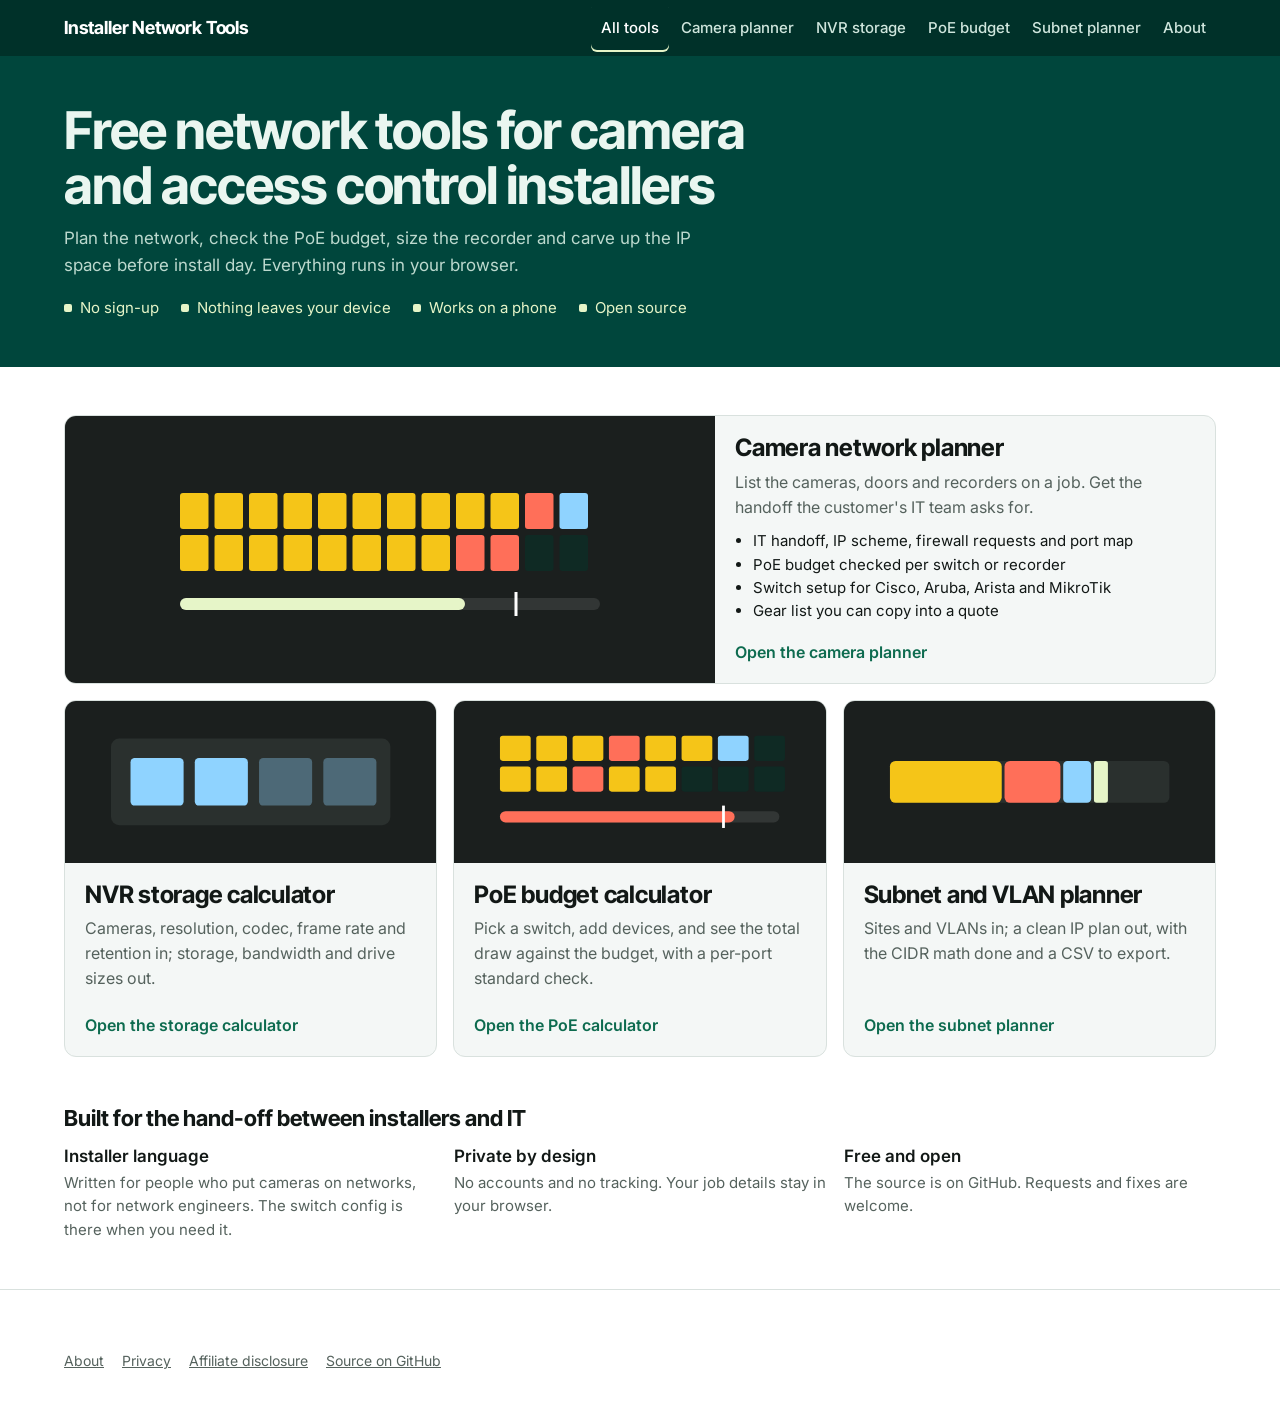
<file: index.html>
<!DOCTYPE html>
<html lang="en">
<head>
<meta charset="utf-8">
<meta name="viewport" content="width=device-width, initial-scale=1">
<title>Installer Network Tools</title>
<meta name="description" content="Free network tools for security camera, access control and AV installers: camera network planner, NVR storage calculator, PoE budget calculator and subnet planner.">
<link rel="canonical" href="https://evilinhunter.github.io/camera-network-planner/">
<meta property="og:type" content="website">
<meta property="og:site_name" content="Installer Network Tools">
<meta property="og:title" content="Installer Network Tools">
<meta property="og:description" content="Free network tools for security camera, access control and AV installers: camera network planner, NVR storage calculator, PoE budget calculator and subnet planner.">
<meta property="og:url" content="https://evilinhunter.github.io/camera-network-planner/">
<meta property="og:image" content="https://evilinhunter.github.io/camera-network-planner/docs/faceplates.png">
<meta name="twitter:card" content="summary_large_image">
<link rel="preconnect" href="https://fonts.googleapis.com">
<link href="https://fonts.googleapis.com/css2?family=Inter+Tight:wght@600;700&family=Inter:wght@400;500;600&display=swap" rel="stylesheet">
<link rel="stylesheet" href="assets/site.css">
<style>
/* VOICE work tools, plain and confident
   IDEA a rack: each tool is a unit you slide in
   PICTURE the tool cards themselves, each with a small drawing of what it works on
   COLOUR rack green band, white body, cable colours as accents
   TYPE Inter Tight 700 + Inter
   LAYOUT title band, then a grid of tool cards; the camera planner leads and spans wider */
.top{background:var(--rack);color:var(--onrack)}
.top h1{font:700 clamp(32px,4.6vw,52px)/1.05 "Inter Tight",Inter,sans-serif;letter-spacing:-.02em;margin:0 0 12px;max-width:22ch;text-wrap:balance}
.top p{margin:0;color:#bcd9ce;max-width:60ch;font-size:17px}
.facts{display:flex;flex-wrap:wrap;gap:8px 22px;margin:18px 0 0;padding:0;list-style:none;color:#e6f5c8;font-size:15px}
.facts li::before{content:"";display:inline-block;width:8px;height:8px;border-radius:2px;background:#e6f5c8;margin-right:8px;vertical-align:1px}
.tools{display:grid;grid-template-columns:repeat(3,minmax(0,1fr));gap:16px}
.card{display:grid;grid-template-rows:auto 1fr auto;border:1px solid var(--line);border-radius:12px;background:var(--panel);overflow:hidden;text-decoration:none;color:inherit;transition:border-color .15s}
.card:hover{border-color:var(--rack)}
.card:focus-visible{outline:2px solid #0d7680;outline-offset:2px}
.card.lead{grid-column:1/-1;grid-template-columns:minmax(0,1.3fr) minmax(0,1fr);grid-template-rows:none}
.art{background:#1b1f1e;min-height:120px;display:flex;align-items:center;justify-content:center;padding:18px}
.card.lead .art{min-height:220px}
.art svg{width:100%;height:auto;max-height:180px}
.body{padding:18px 20px 6px}
.body h2{font:700 24px/1.15 "Inter Tight",Inter,sans-serif;margin:0 0 8px;letter-spacing:-.01em}
.body p{margin:0 0 10px;color:var(--mute)}
.body ul{margin:0 0 6px;padding-left:18px;color:var(--ink);font-size:15px}
.go{padding:6px 20px 18px;font-weight:600;color:var(--link)}
.card.lead .txt{display:grid;grid-template-rows:1fr auto}
h2.sec{font:700 22px/1.2 "Inter Tight",Inter,sans-serif;margin:0 0 14px}
.why{display:grid;grid-template-columns:repeat(3,minmax(0,1fr));gap:18px}
.why h3{font:600 17px/1.3 Inter,sans-serif;margin:0 0 4px}
.why p{margin:0;color:var(--mute);font-size:15px}
@media(max-width:760px){.tools,.why{grid-template-columns:minmax(0,1fr)}.card.lead{grid-template-columns:minmax(0,1fr)}.card.lead .art{min-height:150px}}
@media(prefers-reduced-motion:reduce){.card{transition:none}}
</style>
</head>
<body data-root="" data-page="home">
<header id="site-header"></header>

<section class="band top">
 <div class="wrap">
  <h1>Free network tools for camera and access control installers</h1>
  <p>Plan the network, check the PoE budget, size the recorder and carve up the IP space before install day. Everything runs in your browser.</p>
  <ul class="facts"><li>No sign-up</li><li>Nothing leaves your device</li><li>Works on a phone</li><li>Open source</li></ul>
 </div>
</section>

<main class="band">
 <div class="wrap">
  <div class="tools">
   <a class="card lead" href="camera-planner/">
    <div class="art" aria-hidden="true">
     <svg viewBox="0 0 320 120"><g id="ports"></g><rect x="20" y="92" width="280" height="8" rx="4" fill="#ffffff1a"/><rect x="20" y="92" width="190" height="8" rx="4" fill="#e6f5c8"/><rect x="243" y="88" width="2" height="16" fill="#fff"/></svg>
    </div>
    <div class="txt">
     <div class="body">
      <h2>Camera network planner</h2>
      <p>List the cameras, doors and recorders on a job. Get the handoff the customer's IT team asks for.</p>
      <ul><li>IT handoff, IP scheme, firewall requests and port map</li><li>PoE budget checked per switch or recorder</li><li>Switch setup for Cisco, Aruba, Arista and MikroTik</li><li>Gear list you can copy into a quote</li></ul>
     </div>
     <div class="go">Open the camera planner</div>
    </div>
   </a>

   <a class="card" href="nvr-storage-calculator/">
    <div class="art" aria-hidden="true">
     <svg viewBox="0 0 240 90"><rect x="20" y="14" width="200" height="62" rx="6" fill="#2a302e"/><g fill="#8fd3ff"><rect x="34" y="28" width="38" height="34" rx="3"/><rect x="80" y="28" width="38" height="34" rx="3"/><rect x="126" y="28" width="38" height="34" rx="3" fill-opacity=".35"/><rect x="172" y="28" width="38" height="34" rx="3" fill-opacity=".35"/></g></svg>
    </div>
    <div class="body"><h2>NVR storage calculator</h2><p>Cameras, resolution, codec, frame rate and retention in; storage, bandwidth and drive sizes out.</p></div>
    <div class="go">Open the storage calculator</div>
   </a>

   <a class="card" href="poe-budget-calculator/">
    <div class="art" aria-hidden="true">
     <svg viewBox="0 0 240 90"><g id="poeports"></g><rect x="20" y="66" width="200" height="8" rx="4" fill="#ffffff1a"/><rect x="20" y="66" width="168" height="8" rx="4" fill="#ff6f59"/><rect x="179" y="62" width="2" height="16" fill="#fff"/></svg>
    </div>
    <div class="body"><h2>PoE budget calculator</h2><p>Pick a switch, add devices, and see the total draw against the budget, with a per-port standard check.</p></div>
    <div class="go">Open the PoE calculator</div>
   </a>

   <a class="card" href="subnet-vlan-planner/">
    <div class="art" aria-hidden="true">
     <svg viewBox="0 0 240 90"><rect x="20" y="30" width="200" height="30" rx="4" fill="#2a302e"/><rect x="20" y="30" width="80" height="30" rx="4" fill="#f5c518"/><rect x="102" y="30" width="40" height="30" rx="4" fill="#ff6f59"/><rect x="144" y="30" width="20" height="30" rx="3" fill="#8fd3ff"/><rect x="166" y="30" width="10" height="30" rx="2" fill="#e6f5c8"/></svg>
    </div>
    <div class="body"><h2>Subnet and VLAN planner</h2><p>Sites and VLANs in; a clean IP plan out, with the CIDR math done and a CSV to export.</p></div>
    <div class="go">Open the subnet planner</div>
   </a>
  </div>
 </div>
</main>

<section class="band" style="padding-top:0">
 <div class="wrap">
  <h2 class="sec">Built for the hand-off between installers and IT</h2>
  <div class="why">
   <div><h3>Installer language</h3><p>Written for people who put cameras on networks, not for network engineers. The switch config is there when you need it.</p></div>
   <div><h3>Private by design</h3><p>No accounts and no tracking. Your job details stay in your browser.</p></div>
   <div><h3>Free and open</h3><p>The source is on GitHub. Requests and fixes are welcome.</p></div>
  </div>
 </div>
</section>

<footer id="site-footer"></footer>
<script>
{
 const draw=(id,cols,colors,x0,y0,w,h,gap)=>{const g=document.getElementById(id);if(!g)return;let o='';
  for(let r=0;r<2;r++)for(let c=0;c<cols;c++){const i=r*cols+c;o+=`<rect x="${x0+c*(w+gap)}" y="${y0+r*(h+gap)}" width="${w}" height="${h}" rx="2" fill="${colors[i]||'#0f2a24'}"/>`}
  g.innerHTML=o};
 const cam='#f5c518',acs='#ff6f59',sys='#8fd3ff';
 draw('ports',12,[...Array(10).fill(cam),acs,sys,...Array(8).fill(cam),acs,acs],20,22,19,24,4);
 draw('poeports',8,[cam,cam,cam,acs,cam,cam,sys,null,cam,cam,acs,cam,cam,null,null,null],20,12,22,18,4);
}
</script>
<script src="assets/config.js"></script>
<script src="assets/site.js"></script>
</body>
</html>
</file>
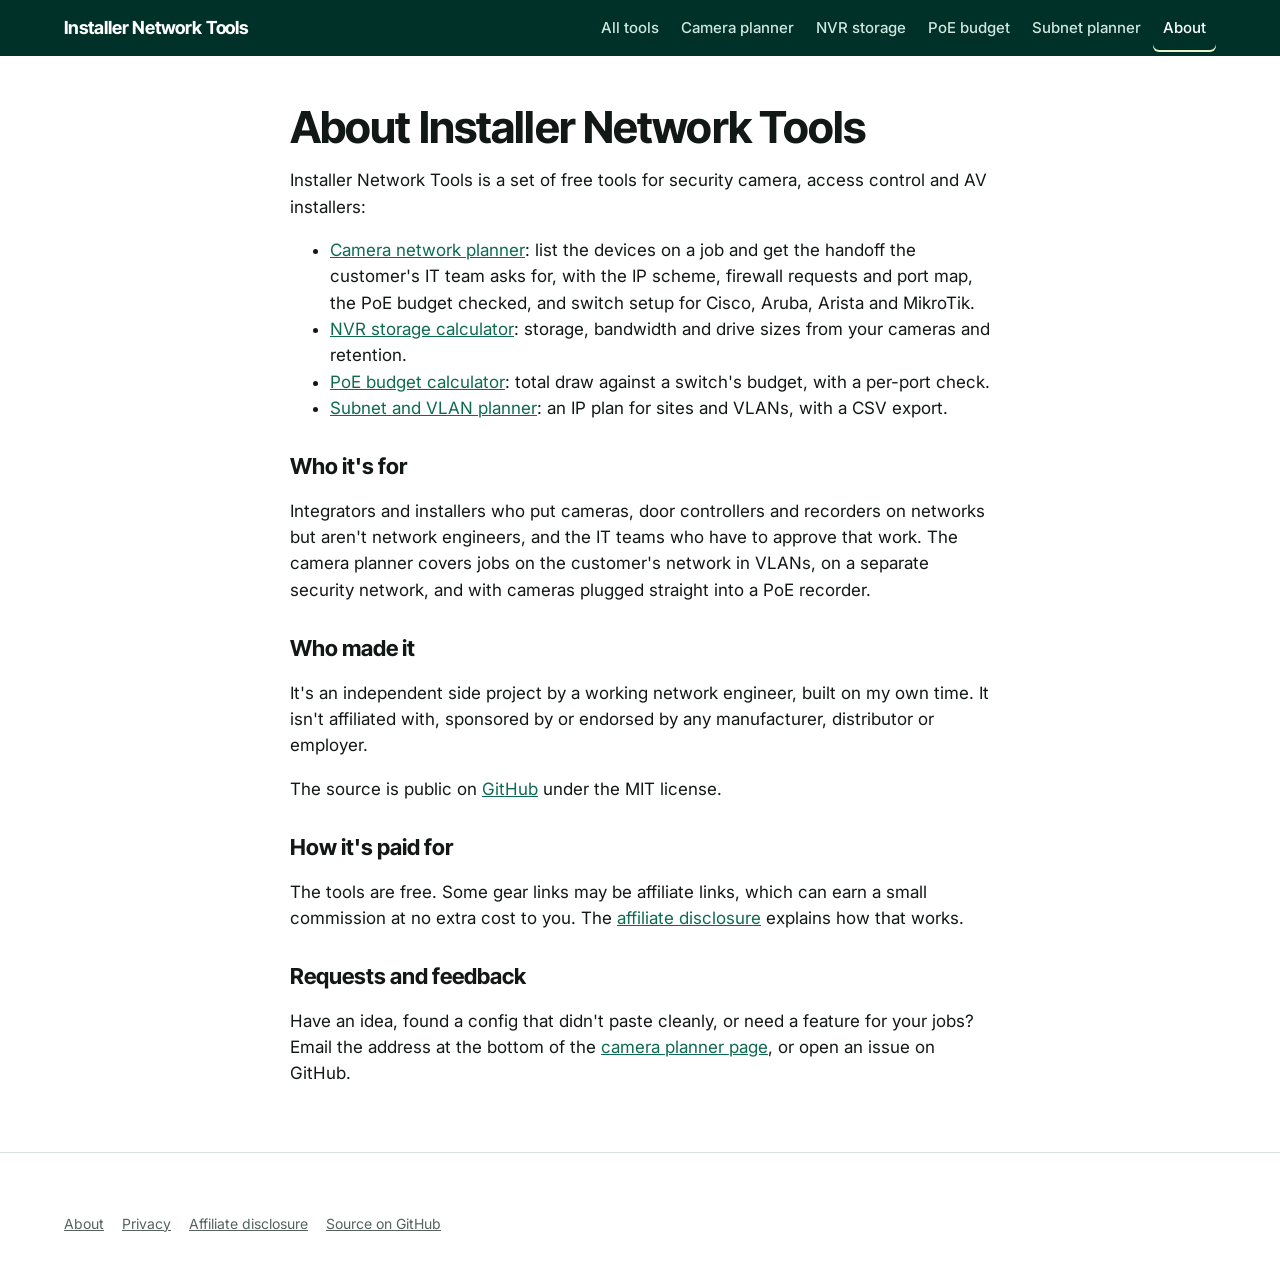
<file: about/index.html>
<!DOCTYPE html>
<html lang="en">
<head>
<meta charset="utf-8">
<meta name="viewport" content="width=device-width, initial-scale=1">
<title>About Installer Network Tools</title>
<meta name="description" content="Free network tools for security camera, access control and AV installers, built by a network engineer as an independent side project.">
<link rel="canonical" href="https://evilinhunter.github.io/camera-network-planner/about/">
<meta property="og:type" content="website">
<meta property="og:site_name" content="Installer Network Tools">
<meta property="og:title" content="About Installer Network Tools">
<meta property="og:description" content="Free network tools for security camera, access control and AV installers, built by a network engineer as an independent side project.">
<meta property="og:url" content="https://evilinhunter.github.io/camera-network-planner/about/">
<meta property="og:image" content="https://evilinhunter.github.io/camera-network-planner/docs/faceplates.png">
<meta name="twitter:card" content="summary_large_image">
<link rel="preconnect" href="https://fonts.googleapis.com">
<link href="https://fonts.googleapis.com/css2?family=Inter+Tight:wght@600;700&family=Inter:wght@400;500;600&display=swap" rel="stylesheet">
<link rel="stylesheet" href="../assets/site.css">
</head>
<body data-root="../" data-page="about">
<header id="site-header"></header>
<main class="band"><div class="wrap prose">
<h1>About Installer Network Tools</h1>
<p>Installer Network Tools is a set of free tools for security camera, access control and AV installers:</p>
<ul>
<li><a href="../camera-planner/">Camera network planner</a>: list the devices on a job and get the handoff the customer's IT team asks for, with the IP scheme, firewall requests and port map, the PoE budget checked, and switch setup for Cisco, Aruba, Arista and MikroTik.</li>
<li><a href="../nvr-storage-calculator/">NVR storage calculator</a>: storage, bandwidth and drive sizes from your cameras and retention.</li>
<li><a href="../poe-budget-calculator/">PoE budget calculator</a>: total draw against a switch's budget, with a per-port check.</li>
<li><a href="../subnet-vlan-planner/">Subnet and VLAN planner</a>: an IP plan for sites and VLANs, with a CSV export.</li>
</ul>
<h2>Who it's for</h2>
<p>Integrators and installers who put cameras, door controllers and recorders on networks but aren't network engineers, and the IT teams who have to approve that work. The camera planner covers jobs on the customer's network in VLANs, on a separate security network, and with cameras plugged straight into a PoE recorder.</p>
<h2>Who made it</h2>
<p>It's an independent side project by a working network engineer, built on my own time. It isn't affiliated with, sponsored by or endorsed by any manufacturer, distributor or employer.</p>
<p>The source is public on <a href="https://github.com/Evilinhunter/camera-network-planner">GitHub</a> under the MIT license.</p>
<h2>How it's paid for</h2>
<p>The tools are free. Some gear links may be affiliate links, which can earn a small commission at no extra cost to you. The <a href="../disclosure/">affiliate disclosure</a> explains how that works.</p>
<h2>Requests and feedback</h2>
<p>Have an idea, found a config that didn't paste cleanly, or need a feature for your jobs? Email <span data-contact></span>, or open an issue on GitHub.</p>
</div></main>
<footer id="site-footer"></footer>
<script src="../assets/config.js"></script>
<script src="../assets/site.js"></script>
</body>
</html>
</file>
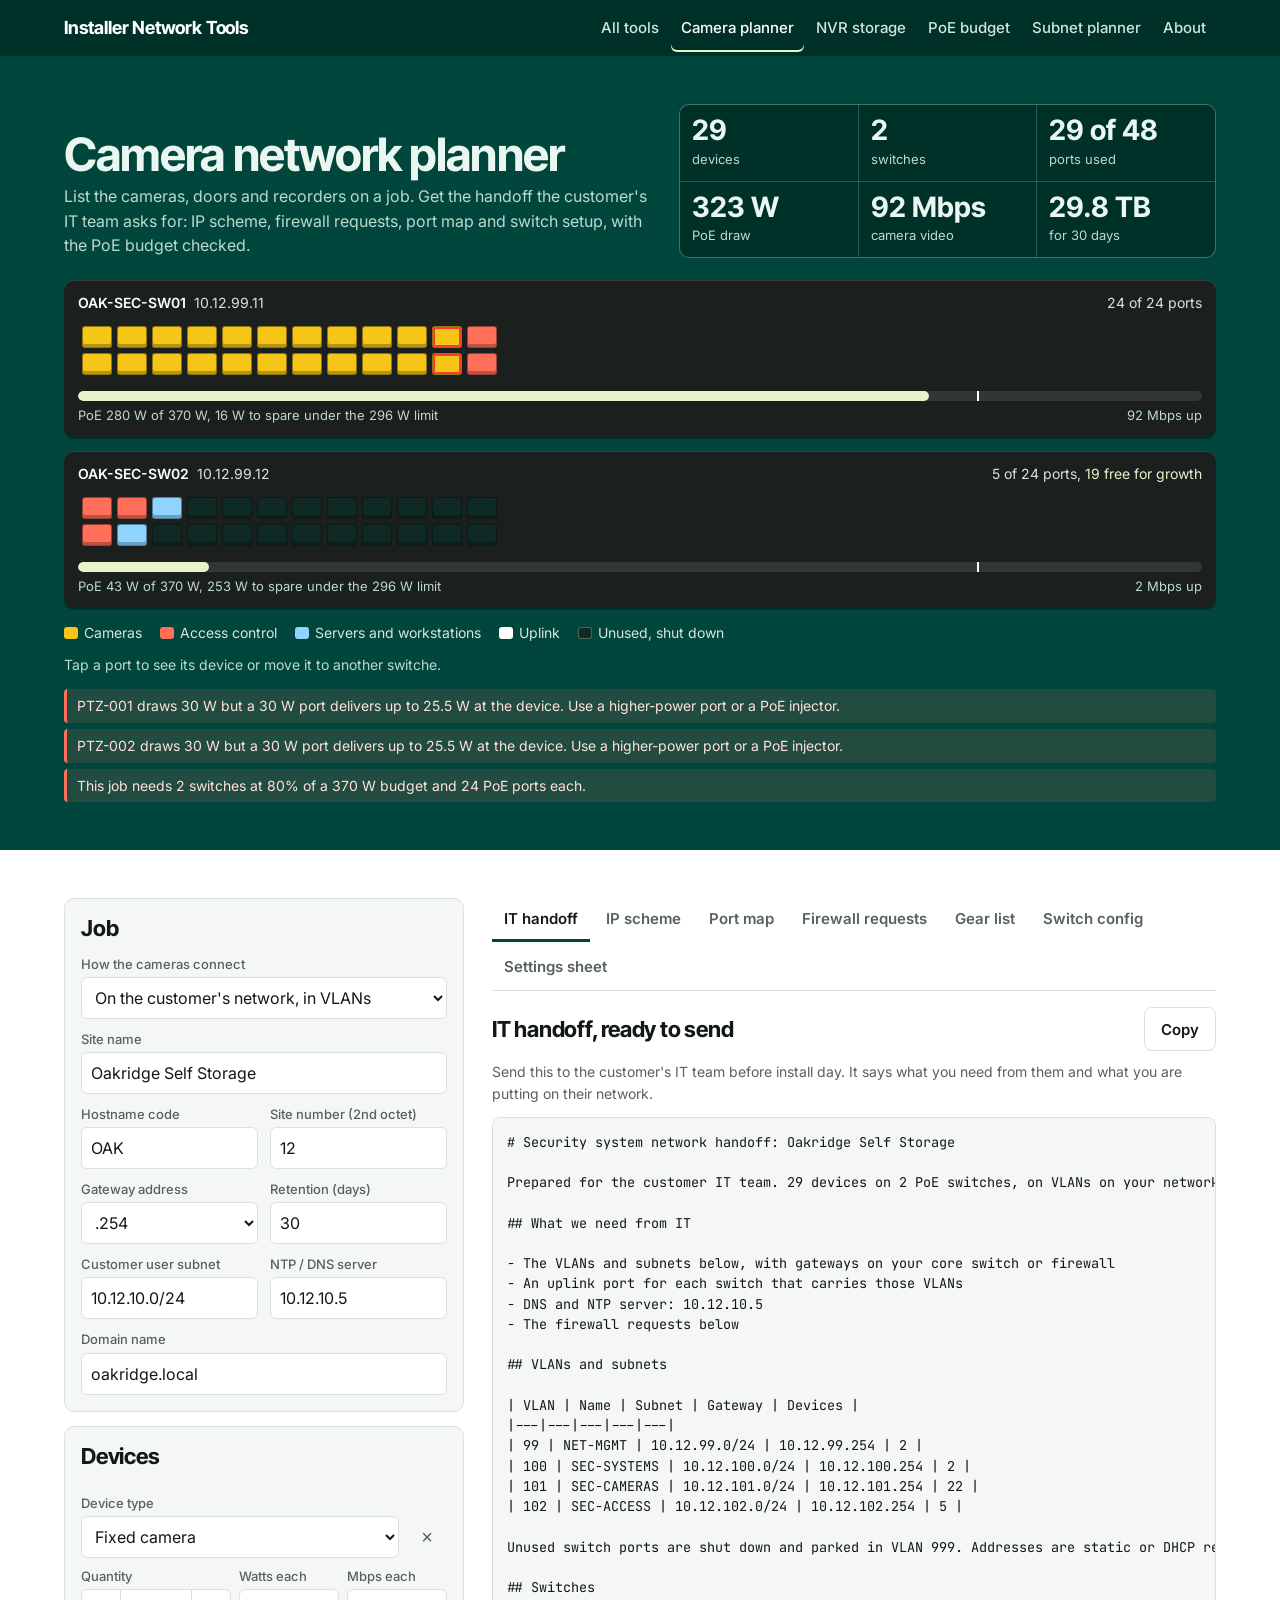
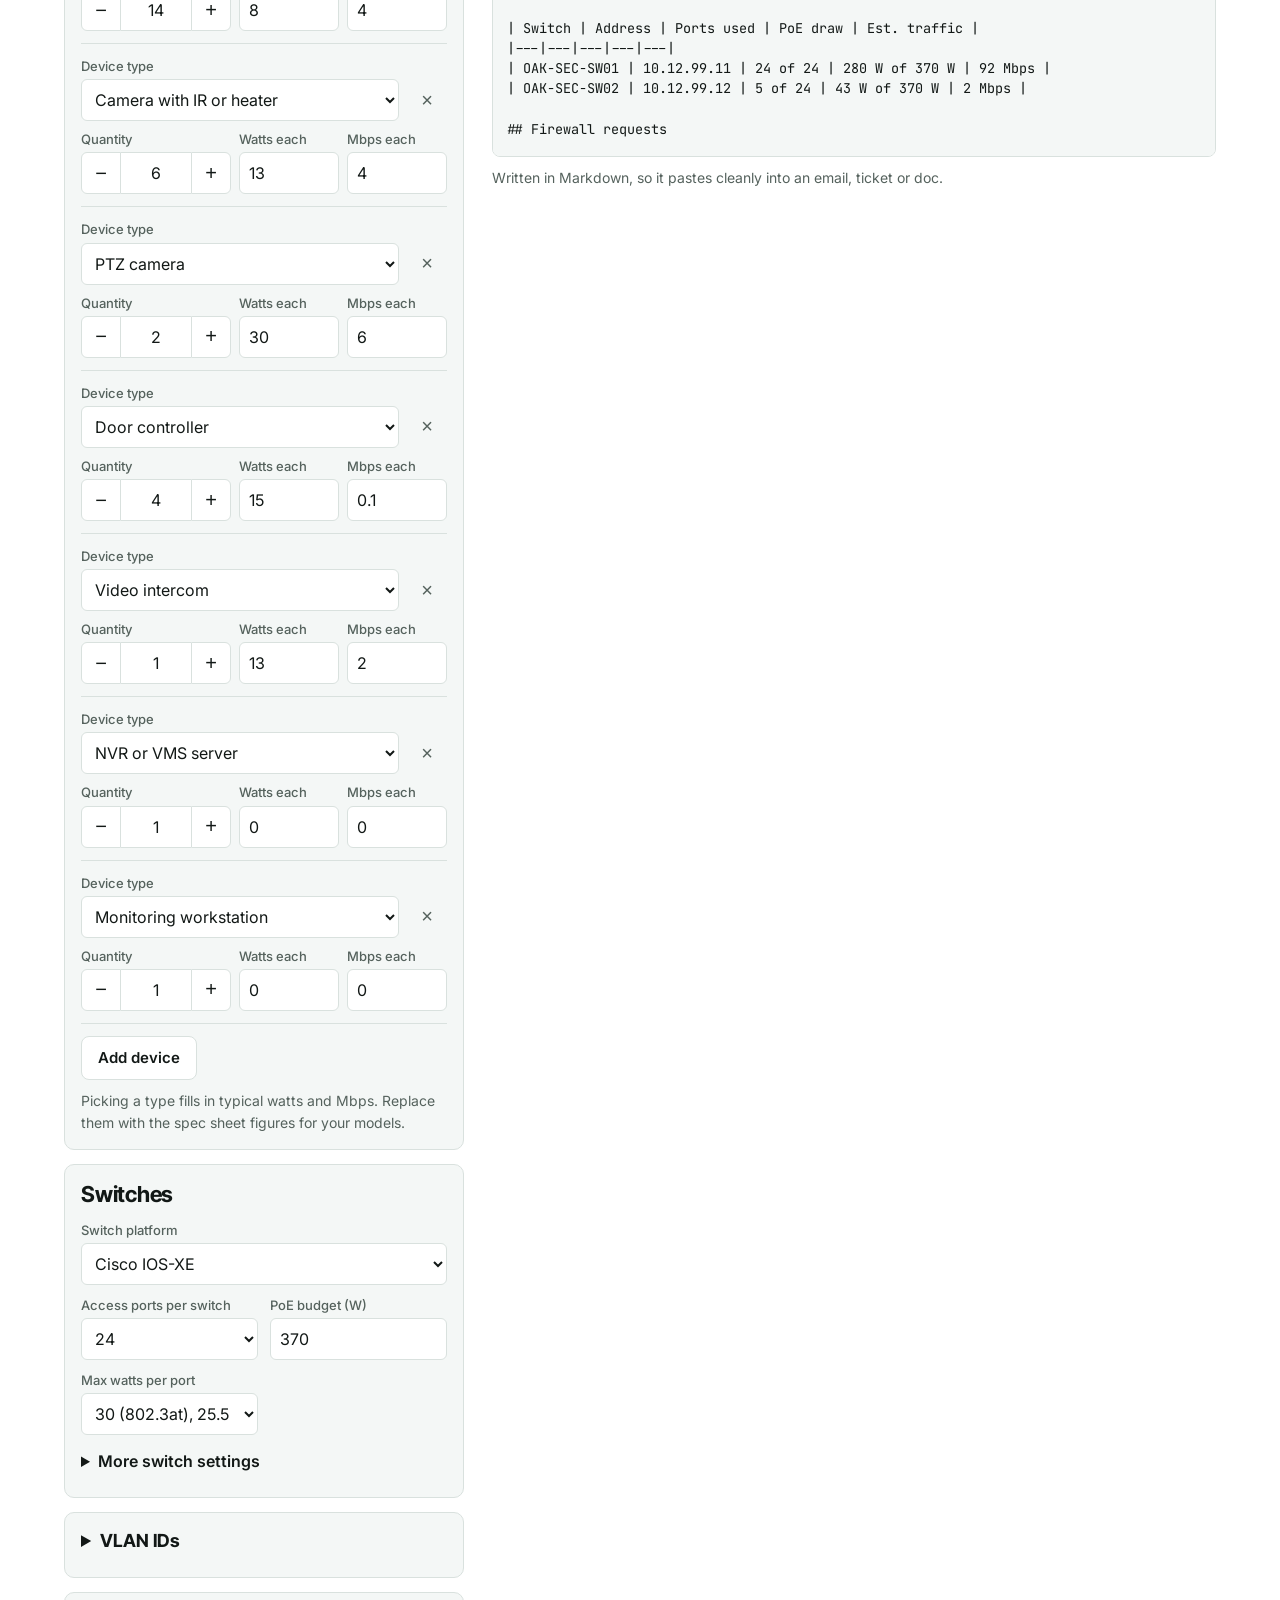
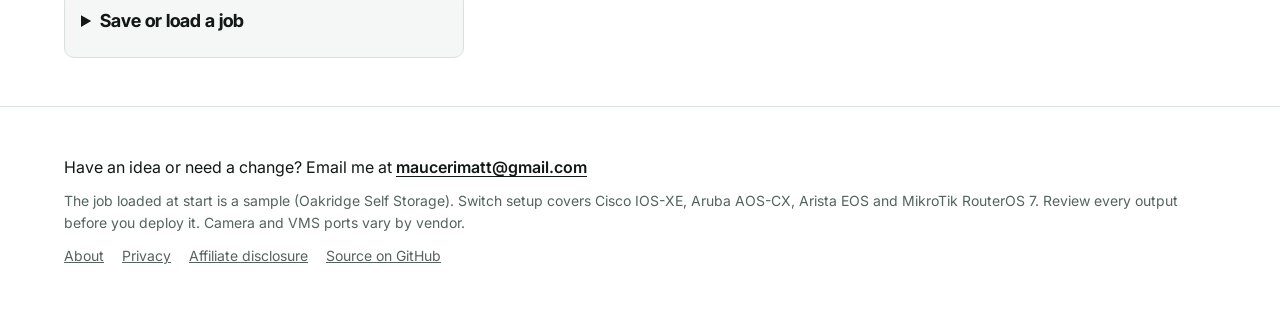
<file: camera-planner/index.html>
<!DOCTYPE html>
<html lang="en">
<head>
<meta charset="utf-8">
<meta name="viewport" content="width=device-width, initial-scale=1">
<title>Camera Network Planner</title>
<meta name="description" content="Free planner for security camera and access control jobs. Get the IT handoff, IP scheme, firewall requests, port map and PoE budget, plus switch setup for Cisco, Aruba, Arista and MikroTik.">
<link rel="canonical" href="https://evilinhunter.github.io/camera-network-planner/camera-planner/">
<meta property="og:type" content="website">
<meta property="og:site_name" content="Installer Network Tools">
<meta property="og:title" content="Camera Network Planner">
<meta property="og:description" content="Free planner for security camera and access control jobs. Get the IT handoff, IP scheme, firewall requests, port map and PoE budget, plus switch setup for Cisco, Aruba, Arista and MikroTik.">
<meta property="og:url" content="https://evilinhunter.github.io/camera-network-planner/camera-planner/">
<meta property="og:image" content="https://evilinhunter.github.io/camera-network-planner/docs/faceplates.png">
<meta name="twitter:card" content="summary_large_image">
<link rel="preconnect" href="https://fonts.googleapis.com">
<link href="https://fonts.googleapis.com/css2?family=Inter+Tight:wght@600;700&family=Inter:wght@400;500;600&family=JetBrains+Mono:wght@400&display=swap" rel="stylesheet">
<link rel="stylesheet" href="../assets/site.css">
<style>
/* VOICE work tool for security and AV integrators, precise and calm
   IDEA the integrator's as-built packet: switch faceplates, port schedule, configs
   PICTURE live switch faceplates, ports coloured like patch cables by VLAN, PoE meters under each
   COLOUR deep rack green ground up top, white below; cable colours yellow, coral, sky, lime
   TYPE Inter Tight 700 + Inter, JetBrains Mono for configs
   LAYOUT title and figures over full-width faceplates; inputs left, outputs right; phone stacks title, faceplates, inputs, outputs */
:root{color-scheme:light dark;--bg:light-dark(#ffffff,#0c1412);--ink:light-dark(#121816,#e7efec);--mute:light-dark(#55625d,#9fb0aa);--line:light-dark(#d9e1de,#24332e);--panel:light-dark(#f4f7f6,#121d1a);--rack:#00463c;--rack2:#003129;--onrack:#eaf6f0;--cam:#f5c518;--acs:#ff6f59;--sys:#8fd3ff;--mgmt:#e6f5c8;--park:#0f2a24;--warn:light-dark(#b3261e,#ff8a80);--ok:light-dark(#0d6b4f,#7fdcb4)}
:root[data-theme=light]{color-scheme:light}
:root[data-theme=dark]{color-scheme:dark}
*{box-sizing:border-box;min-width:0}
html,body{margin:0}
body{background:var(--bg);color:var(--ink);font:16px/1.55 Inter,system-ui,sans-serif;overflow-x:clip}
.band{padding-block:clamp(24px,4vw,48px);padding-left:max(5vw,16px);padding-right:max(5vw,16px)}
.wrap{max-width:1240px;margin:0 auto}
.top{background:var(--rack);color:var(--onrack)}
h1{font:700 clamp(32px,4.4vw,46px)/1.05 "Inter Tight",Inter,sans-serif;letter-spacing:-.02em;margin:0 0 6px;text-wrap:balance}
h2{font:700 22px/1.2 "Inter Tight",Inter,sans-serif;margin:0 0 12px;letter-spacing:-.01em}
h3{font:600 16px/1.3 Inter,sans-serif;margin:18px 0 8px}
.sub{margin:0;color:#bcd9ce;max-width:62ch}
.head{display:grid;grid-template-columns:minmax(0,1.1fr) minmax(0,1fr);gap:24px;align-items:end;margin-bottom:22px}
.figs{display:grid;grid-template-columns:repeat(auto-fit,minmax(8.5em,1fr));gap:1px;background:#ffffff22;border:1px solid #ffffff22;border-radius:10px;overflow:hidden}
.fg{background:var(--rack2);padding:10px 12px}
.fg b{display:block;font:700 clamp(22px,2.6vw,28px)/1.1 "Inter Tight",sans-serif;white-space:nowrap}
.fg span{font-size:13px;color:#bcd9ce}
.racks{display:grid;gap:14px}
.sw{background:#1b1f1e;border-radius:10px;padding:12px 14px 12px;box-shadow:inset 0 1px 0 #ffffff22,0 2px 0 #00000055}
.swh{display:flex;flex-wrap:wrap;justify-content:space-between;gap:4px 16px;font-size:14px;color:#d7e4df;margin-bottom:8px}
.swh b{color:#fff;font-weight:600}
.fp{overflow-x:auto}
.ports{display:grid;grid-auto-flow:column;grid-template-rows:repeat(2,auto);gap:5px;min-width:max-content;justify-content:start}
.pt{width:30px;height:22px;padding:0;cursor:pointer;border-radius:3px;background:var(--park);border:1px solid #00000066;box-shadow:inset 0 -3px 0 #00000040}
.pt:hover{filter:brightness(1.15)}
.pt.sel{outline:2px solid #fff;outline-offset:2px}
.pt:focus-visible{outline:2px solid #8fd3ff;outline-offset:2px}
.fp{padding:4px 4px 6px}
.pd{margin-top:10px;background:#ffffff14;border-radius:8px;padding:8px 12px;font-size:14px;color:#eaf6f0;display:flex;flex-wrap:wrap;gap:6px 14px;align-items:center}
.pd b{color:#fff}
.pd label{color:#bcd9ce;display:flex;align-items:center;gap:8px}
.pd select{width:auto;min-height:40px;margin:0}
.free{color:var(--mgmt)}
.hint{font-size:14px;color:#bcd9ce;margin:10px 0 0;display:flex;flex-wrap:wrap;gap:6px 14px;align-items:center}
.lk{font:600 14px Inter,sans-serif;background:none;border:1px solid #ffffff55;color:#fff;border-radius:999px;min-height:36px;padding:0 12px;cursor:pointer}
.pt.cam{background:var(--cam)}.pt.acs{background:var(--acs)}.pt.sys{background:var(--sys)}.pt.up{background:#fff}
.pt.over{box-shadow:inset 0 0 0 2px #ff3b30}
.meter{position:relative;height:10px;background:#ffffff1a;border-radius:5px;margin-top:10px;overflow:hidden}
.meter i{position:absolute;inset:0 auto 0 0;background:var(--mgmt);border-radius:5px}
.meter i.hot{background:var(--acs)}
.meter u{position:absolute;top:0;bottom:0;width:2px;background:#fff}
.mt{display:flex;justify-content:space-between;gap:12px;font-size:13px;color:#bcd9ce;margin-top:4px;flex-wrap:wrap}
.legend{display:flex;flex-wrap:wrap;gap:6px 18px;font-size:14px;color:#d7e4df;margin-top:14px}
.legend span{display:inline-flex;align-items:center;gap:6px}
.legend i{width:14px;height:12px;border-radius:3px;display:inline-block}
.warns{margin:14px 0 0;padding:0;list-style:none;display:grid;gap:6px}
.warns li{background:#ff6f5922;border-left:3px solid var(--acs);padding:6px 10px;border-radius:4px;font-size:14px;color:#ffe2dc}
.warns li.ok{background:#e6f5c81c;border-color:var(--mgmt);color:#e6f5c8}
.main{display:grid;grid-template-columns:minmax(0,400px) minmax(0,1fr);gap:28px;align-items:start}
.panel{background:var(--panel);border:1px solid var(--line);border-radius:10px;padding:16px}
.panel+.panel{margin-top:14px}
.grid2{display:grid;grid-template-columns:repeat(2,minmax(0,1fr));gap:10px 12px}
label{display:block;font-size:13px;color:var(--mute);font-weight:500}
input,select,textarea{font:16px Inter,sans-serif;color:var(--ink);background:var(--bg);border:1px solid var(--line);border-radius:6px;padding:8px 9px;width:100%;margin-top:3px;min-height:42px}
input:focus,select:focus,textarea:focus,button:focus-visible{outline:2px solid #0d7680;outline-offset:1px}
.full{grid-column:1/-1}
.dev{display:grid;grid-template-columns:minmax(0,1fr) 40px;gap:8px;align-items:end;padding:12px 0;border-bottom:1px solid var(--line)}
.dev .f{grid-column:1/-1;display:grid;grid-template-columns:minmax(0,1.5fr) minmax(0,1fr) minmax(0,1fr);gap:8px}
.q{display:grid;grid-template-columns:40px minmax(0,1fr) 40px;margin-top:3px}
.q input{margin:0;border-radius:0;text-align:center;border-inline:0;padding-inline:2px;-moz-appearance:textfield}
.q input::-webkit-inner-spin-button{-webkit-appearance:none}
.q button{min-height:42px;border:1px solid var(--line);background:var(--bg);color:var(--ink);font-size:20px;cursor:pointer}
.q button:first-child{border-radius:6px 0 0 6px}.q button:last-child{border-radius:0 6px 6px 0}
.q button:hover{background:var(--line)}
details.panel>summary{font:700 18px/1.3 "Inter Tight",Inter,sans-serif}
details.panel[open]>summary{margin-bottom:12px}
.more{margin-top:14px}
.more[open]>summary{margin-bottom:10px}
tr.grp td{background:var(--panel);font-weight:600;font-size:14px}
tr.grp span{font-weight:400;color:var(--mute)}
.dev select{min-width:0}
.dev .x{min-height:42px;border:0;background:none;color:var(--mute);font-size:20px;cursor:pointer;border-radius:6px}
.dev .x:hover{background:var(--line);color:var(--ink)}
button.b{font:600 15px Inter,sans-serif;min-height:44px;padding:0 16px;border-radius:8px;border:1px solid var(--line);background:var(--bg);color:var(--ink);cursor:pointer}
button.b:hover{border-color:var(--mute)}
button.p{background:var(--rack);color:#fff;border-color:var(--rack)}
.row{display:flex;flex-wrap:wrap;gap:8px;margin-top:12px}
.tabs{display:flex;flex-wrap:wrap;gap:4px;border-bottom:1px solid var(--line);margin-bottom:16px}
.tabs button{font:600 15px Inter,sans-serif;background:none;border:0;border-bottom:3px solid transparent;color:var(--mute);padding:10px 12px;min-height:44px;cursor:pointer}
.tabs button[aria-selected=true]{color:var(--ink);border-color:var(--rack)}
.scroll{overflow-x:auto}
table{border-collapse:collapse;width:100%;font-size:15px}
th{text-align:left;font-weight:600;font-size:13px;color:var(--mute);border-bottom:1px solid var(--line);padding:8px 8px}
td{border-bottom:1px solid var(--line);padding:8px 8px;vertical-align:top}
td.n,th.n{text-align:right;font-variant-numeric:tabular-nums;white-space:nowrap}
.mono{font-family:"JetBrains Mono",ui-monospace,monospace;font-size:14px}
.nw{white-space:nowrap}
.chip{display:inline-block;width:10px;height:10px;border-radius:2px;margin-right:6px;vertical-align:0}
pre{background:var(--panel);border:1px solid var(--line);border-radius:8px;padding:14px;margin:0;overflow-x:auto;font:13.5px/1.5 "JetBrains Mono",ui-monospace,monospace;max-height:640px}
.note{font-size:14px;color:var(--mute);margin:10px 0 0}
.allow{color:var(--ok);font-weight:600}.deny{color:var(--warn);font-weight:600}
.seg{display:flex;flex-wrap:wrap;gap:6px;margin-bottom:12px}
.seg button{font:600 14px Inter,sans-serif;min-height:40px;padding:0 12px;border-radius:999px;border:1px solid var(--line);background:var(--bg);color:var(--mute);cursor:pointer}
.seg button[aria-checked=true]{background:var(--rack);border-color:var(--rack);color:#fff}
body[data-mode=nvr] .noNvr{display:none}
.cp{display:flex;justify-content:space-between;align-items:center;gap:10px;flex-wrap:wrap;margin-bottom:10px}
details summary{cursor:pointer;font-weight:600;min-height:32px}
@media(max-width:900px){.pt{width:22px;height:20px}.ports{gap:4px}.main{grid-template-columns:minmax(0,1fr)}.head{grid-template-columns:minmax(0,1fr)}}
@media(max-width:600px){table{font-size:13px}th,td{padding:6px 4px}.stack thead{display:none}.stack tr{display:grid;padding-block:8px;border-bottom:1px solid var(--line)}.stack td{display:flex;justify-content:space-between;gap:12px;border:0;padding:2px 0;text-align:right}.stack td::before{content:attr(data-l);color:var(--mute);text-align:left}.pm thead{display:none}.pm tr{display:grid;grid-template-columns:28px minmax(0,1fr) auto;column-gap:8px;padding:7px 0;border-bottom:1px solid var(--line)}.pm td{border:0;padding:0}.pm td:nth-child(1){grid-row:1/3;align-self:center;font-weight:600}.pm td:nth-child(2){grid-area:1/2}.pm td:nth-child(3){grid-area:2/2;color:var(--mute)}.pm td:nth-child(4){display:none}.pm td:nth-child(5){grid-area:1/3;text-align:right}.pm td:nth-child(6){grid-area:2/3;color:var(--mute)}.pm tr.grp{display:block;padding:0;border:0}.pm tr.grp td{display:block;padding:8px;font-weight:600;color:var(--ink)}}
@media(prefers-reduced-motion:no-preference){.meter i{transition:width .35s ease}}
</style>
</head>
<body data-root="../" data-page="planner">
<header id="site-header"></header>
<section class="band top">
 <div class="wrap">
  <div class="head">
   <div>
    <h1>Camera network planner</h1>
    <p class="sub">List the cameras, doors and recorders on a job. Get the handoff the customer's IT team asks for: IP scheme, firewall requests, port map and switch setup, with the PoE budget checked.</p>
   </div>
   <div class="figs" id="figs"></div>
  </div>
  <div class="racks" id="racks"></div>
  <div class="legend">
   <span><i style="background:var(--cam)"></i>Cameras</span>
   <span><i style="background:var(--acs)"></i>Access control</span>
   <span><i style="background:var(--sys)"></i>Servers and workstations</span>
   <span><i style="background:#fff"></i>Uplink</span>
   <span><i style="background:var(--park);border:1px solid #ffffff44"></i>Unused, shut down</span>
  </div>
  <p class="hint" id="hint"></p>
  <ul class="warns" id="warns"></ul>
 </div>
</section>

<section class="band">
 <div class="wrap main">
  <div>
   <div class="panel">
    <h2>Job</h2>
    <div class="grid2">
     <div class="full"><label for="s-mode">How the cameras connect</label><select id="s-mode"><option value="it">On the customer's network, in VLANs</option><option value="sep">On our own separate security network</option><option value="nvr">Straight into a PoE recorder (NVR)</option></select></div>
     <div class="full"><label for="s-name">Site name</label><input id="s-name"></div>
     <div><label for="s-code">Hostname code</label><input id="s-code"></div>
     <div><label for="s-num">Site number (2nd octet)</label><input id="s-num" type="number" min="0" max="255"></div>
     <div><label for="s-gw">Gateway address</label><select id="s-gw"><option value="254">.254</option><option value="1">.1</option></select></div>
     <div><label for="s-ret">Retention (days)</label><input id="s-ret" type="number" min="1" max="365"></div>
     <div><label for="s-corp">Customer user subnet</label><input id="s-corp"></div>
     <div><label for="s-ntp">NTP / DNS server</label><input id="s-ntp"></div>
     <div class="full"><label for="s-dom">Domain name</label><input id="s-dom"></div>
    </div>
   </div>
   <div class="panel">
    <h2>Devices</h2>
    <div id="devs"></div>
    <div class="row"><button class="b" id="add">Add device</button></div>
    <p class="note">Picking a type fills in typical watts and Mbps. Replace them with the spec sheet figures for your models.</p>
   </div>
   <div class="panel">
    <h2 id="swh2">Switches</h2>
    <div class="grid2">
     <div class="full noNvr"><label for="w-vend">Switch platform</label><select id="w-vend"><option value="cisco">Cisco IOS-XE</option><option value="aruba">Aruba AOS-CX</option><option value="arista">Arista EOS</option><option value="mikrotik">MikroTik RouterOS 7</option></select></div>
     <div><label for="w-ports" id="lb-ports">Access ports per switch</label><select id="w-ports"><option>8</option><option>12</option><option>16</option><option>24</option><option>48</option></select></div>
     <div><label for="w-budget">PoE budget (W)</label><input id="w-budget" type="number" min="0"></div>
     <div><label for="w-maxw">Max watts per port</label><select id="w-maxw"><option value="15.4">15.4 (802.3af), 12.95 at device</option><option value="30">30 (802.3at), 25.5 at device</option><option value="60">60 (802.3bt T3), 51 at device</option><option value="90">90 (802.3bt T4), 71.3 at device</option></select></div>
    </div>
    <details class="more noNvr"><summary>More switch settings</summary>
    <div class="grid2">
     <div><label for="w-head">Use up to (% of budget)</label><input id="w-head" type="number" min="10" max="100"></div>
     <div><label for="w-upl">Uplink speed</label><select id="w-upl"><option value="1000">1 Gbps</option><option value="10000">10 Gbps</option></select></div>
     <div><label for="w-res">Access ports kept for uplink</label><input id="w-res" type="number" min="0" max="4"></div>
     <div><label for="w-ifp">Port name prefix</label><input id="w-ifp" class="mono"></div>
     <div><label for="w-up">Uplink interface</label><input id="w-up" class="mono" placeholder="auto"></div>
    </div>
    </details>
   </div>
   <details class="panel noNvr">
    <summary>VLAN IDs</summary>
    <div class="grid2">
     <div><label for="v-mgmt">Network management</label><input id="v-mgmt" type="number"></div>
     <div><label for="v-sys">Security systems</label><input id="v-sys" type="number"></div>
     <div><label for="v-cam">Cameras</label><input id="v-cam" type="number"></div>
     <div><label for="v-acs">Access control</label><input id="v-acs" type="number"></div>
     <div class="full"><label for="v-park">Unused port parking VLAN</label><input id="v-park" type="number"></div>
    </div>
    <p class="note">Subnets follow 10.site.VLAN.0/24, so each VLAN ID maps to its third octet.</p>
   </details>
   <details class="panel">
     <summary>Save or load a job</summary>
     <p class="note">Copy this text to keep the job, or paste a saved job in and load it.</p>
     <textarea id="json" rows="6" class="mono"></textarea>
     <div class="row"><button class="b" id="cpjson">Copy job</button><button class="b" id="ldjson">Load pasted job</button><button class="b" id="sample">Reset to sample</button></div>
   </details>
  </div>

  <div>
   <div class="tabs" role="tablist" id="tabs"></div>
   <div id="out"></div>
  </div>
 </div>
</section>
<footer id="site-footer">The job loaded at start is a sample (Oakridge Self Storage). Switch setup covers Cisco IOS-XE, Aruba AOS-CX, Arista EOS and MikroTik RouterOS 7. Review every output before you deploy it. Camera and VMS ports vary by vendor.</footer>

<script src="../assets/config.js"></script>
<script src="../assets/products.js"></script>
<script>
{
const TYPES={
 fixed:{n:'Fixed camera',v:'cam',w:8,m:4,p:'CAM'},
 ir:{n:'Camera with IR or heater',v:'cam',w:13,m:4,p:'CAM'},
 k4:{n:'4K camera',v:'cam',w:13,m:8,p:'CAM'},
 fish:{n:'Fisheye camera',v:'cam',w:13,m:8,p:'CAM'},
 lpr:{n:'License plate camera',v:'cam',w:15,m:4,p:'LPR'},
 multi:{n:'Multi-sensor camera',v:'cam',w:25,m:12,p:'MSC'},
 ptz:{n:'PTZ camera',v:'cam',w:30,m:6,p:'PTZ'},
 door:{n:'Door controller',v:'acs',w:15,m:.1,p:'DOOR'},
 reader:{n:'PoE card reader',v:'acs',w:5,m:.05,p:'RDR'},
 intercom:{n:'Video intercom',v:'acs',w:13,m:2,p:'ICM'},
 nvr:{n:'NVR or VMS server',v:'sys',w:0,m:0,p:'NVR'},
 ws:{n:'Monitoring workstation',v:'sys',w:0,m:0,p:'WS'}
};
const VL=[['mgmt','NET-MGMT','Network management'],['sys','SEC-SYSTEMS','Security systems'],['cam','SEC-CAMERAS','Cameras'],['acs','SEC-ACCESS','Access control']];
const SAMPLE={s:{mode:'it',name:'Oakridge Self Storage',code:'OAK',num:12,gw:'254',ret:30,corp:'10.12.10.0/24',ntp:'10.12.10.5',dom:'oakridge.local'},
 w:{vend:'cisco',ports:24,budget:370,maxw:'30',head:80,upl:'10000',res:0},
 vn:{cisco:{ifp:'GigabitEthernet1/0/',up:''},aruba:{ifp:'1/1/',up:''},arista:{ifp:'Ethernet',up:''},mikrotik:{ifp:'ether',up:''}},
 v:{mgmt:99,sys:100,cam:101,acs:102,park:999},pin:{},
 d:[{t:'fixed',q:14,w:8,m:4},{t:'ir',q:6,w:13,m:4},{t:'ptz',q:2,w:30,m:6},{t:'door',q:4,w:15,m:.1},{t:'intercom',q:1,w:13,m:2},{t:'nvr',q:1,w:0,m:0},{t:'ws',q:1,w:0,m:0}]};
const GRP=[['cam','Cameras'],['acs','Access control'],['sys','Servers']];
// Older home for the contact address. assets/config.js is now the place to set it;
// this one is only used while that is empty.
const CONTACT_EMAIL='maucerimatt@gmail.com';
const CONTACT_SUBJECT='Camera Network Planner Request';
const KEY='cnp.v1';
const VEND={cisco:{n:'Cisco IOS-XE',up:p=>'TenGigabitEthernet1/1/1',note:'Built for Catalyst 9200 and 9300 style access switches.'},aruba:{n:'Aruba AOS-CX',up:p=>`1/1/${p.ports+1}`,note:'Built for Aruba CX 6000, 6100 and 6200 style access switches.'},arista:{n:'Arista EOS',up:p=>`Ethernet${p.ports+1}`,note:'Built for Arista 720XP style PoE access switches.'},mikrotik:{n:'MikroTik RouterOS 7',up:p=>'sfp-sfpplus1',note:'Built for CRS3xx and CRS5xx switches using bridge VLAN filtering with hardware offload. Reset the switch to an empty config first, because the factory config already holds every port in its own bridge. VLAN filtering and the unused-port shutdown come last, so paste it from a console or a port you will not lose.'}};
const clone=o=>JSON.parse(JSON.stringify(o));
let S=clone(SAMPLE),tab='hand',R=null,SEL=null;
const fix=x=>{if(!x.vn){x.vn=clone(SAMPLE.vn);if(x.w.ifp)x.vn.cisco.ifp=x.w.ifp;if(x.w.up)x.vn.cisco.up=x.w.up}if(!x.w.vend)x.w.vend='cisco';if(!x.pin)x.pin={};if(!x.s.mode)x.s.mode='it';return x};
try{const x=JSON.parse(localStorage.getItem(KEY)||'null');if(x&&x.s&&x.d&&x.w&&x.v)S=fix(x)}catch(e){}
const save=()=>{try{localStorage.setItem(KEY,JSON.stringify(S))}catch(e){}};
const $=id=>document.getElementById(id);
const esc=s=>String(s).replace(/[&<>"]/g,c=>({'&':'&amp;','<':'&lt;','>':'&gt;','"':'&quot;'}[c]));
const num=(v,d)=>{const n=parseFloat(v);return isFinite(n)?n:d};
const pad=(n,l)=>String(n).padStart(l,'0');

function plan(){
 const s=S.s,w=S.w,v=S.v,warn=[];
 const site=Math.max(0,Math.min(255,Math.round(num(s.num,1))));
 const ports=Math.round(num(w.ports,24)),res=Math.max(0,Math.min(ports-1,Math.round(num(w.res,0))));
 const usable=ports-res,budget=num(w.budget,0),maxw=num(w.maxw,30),cap=budget*Math.max(10,Math.min(100,num(w.head,80)))/100;
 const mode=['sep','nvr'].includes(s.mode)?s.mode:'it',I=k=>Math.round(num(v[k],0));
 const nets=mode==='nvr'?[]:mode==='sep'?[{k:'sys',id:I('sys'),name:'SECURITY',label:'Security network',roles:['mgmt','sys','cam','acs']}]:VL.map(x=>({k:x[0],id:I(x[0]),name:x[1],label:x[2],roles:[x[0]]}));
 const oct=k=>k==='park'||mode!=='sep'?I(k):I('sys');
 const sub=k=>`10.${site}.${oct(k)}`;
 const gwh=s.gw==='1'?1:254;
 const ids=nets.map(x=>x.id).concat(oct('park'));
 if(nets.length&&new Set(ids).size!==ids.length)warn.push('Two networks share one VLAN ID. Give each its own ID.');
 nets.forEach(x=>{if(x.id<2||x.id>255)warn.push(`VLAN ${x.id} (${x.label}) cannot be a third octet. Use an ID from 2 to 255.`)});
 const cnt={},hostN={all:11,mgmt:11,sys:11,cam:11,acs:11},devs=[],hk=k=>mode==='sep'?'all':k;
 S.d.forEach(r=>{const T=TYPES[r.t];if(!T)return;const q=Math.max(0,Math.min(500,Math.round(num(r.q,0))));
  for(let i=0;i<q;i++){cnt[T.p]=(cnt[T.p]||0)+1;const h=hostN[hk(T.v)]++,lan=mode==='nvr'&&T.v!=='cam';
   devs.push({id:`${T.p}-${pad(cnt[T.p],3)}`,t:r.t,type:T.n,v:T.v,w:num(r.w,0),m:num(r.m,0),lan,ip:mode==='nvr'?(lan?'From customer IT':'Set by the recorder'):h<=250?`${sub(T.v)}.${h}`:'no address left'})}});
 nets.forEach(x=>{const used=hostN[hk(x.k)]-11;if(used>240)warn.push(`${x.label} needs ${used} addresses but a /24 holds 240 here. Split the devices across two networks.`)});
 const sws=[],pins=S.pin||{};
 const newSw=()=>{const x={n:sws.length+1,devs:[],poe:0,mbps:0};sws.push(x);return x};
 const put=(x,d)=>{x.devs.push(d);x.poe+=d.w;x.mbps+=d.m;d.sw=x.n};
 const pdMax={15.4:12.95,30:25.5,60:51,90:71.3}[maxw]||maxw;
 devs.forEach((d,i)=>{d.i=i;if(d.w>pdMax&&!d.lan){d.over=true;warn.push(`${d.id} draws ${d.w} W but a ${maxw} W port delivers up to ${pdMax} W at the device. Use a higher-power port or a PoE injector.`)}});
 devs.forEach(d=>{const n=Math.min(20,Math.round(num(pins[d.id],0)));if(n<1||d.lan)return;while(sws.length<n)newSw();if(sws[n-1].devs.length<usable){put(sws[n-1],d);d.pinned=true}});
 devs.forEach(d=>{if(d.sw||d.lan)return;put(sws.find(x=>x.devs.length<usable&&(d.w===0||x.poe===0||x.poe+d.w<=cap))||newSw(),d)});
 if(!sws.length)newSw();
 sws.forEach(x=>{x.name=`${(s.code||'SITE').toUpperCase()}-${mode==='nvr'?'NVR':'SEC-SW'}${pad(x.n,2)}`;x.ip=mode==='nvr'?'From customer IT':`${sub('mgmt')}.${(mode==='sep'?1:10)+x.n}`;
  x.devs.sort((a,b)=>a.i-b.i);x.ports=Array(ports).fill(null);x.devs.forEach((d,i)=>{x.ports[i]=d;d.port=i+1});x.used=x.devs.length;
  if(x.poe>cap+.01)warn.push(`${x.name} draws ${Math.round(x.poe)} W, over its ${Math.round(cap)} W limit. Move a device off it.`);
  if(mode!=='nvr'&&x.mbps>num(w.upl,1000)*.7)warn.push(`${x.name} sends about ${Math.round(x.mbps)} Mbps, over 70% of its uplink. Use a faster uplink or spread the cameras out.`)});
 const what=mode==='nvr'?'recorders':'switches',recs=devs.filter(d=>d.t==='nvr').length,lanN=devs.filter(d=>d.lan&&d.t!=='nvr').length;
 if(sws.length>1)warn.push(`This job needs ${sws.length} ${what} at ${w.head}% of a ${budget} W budget and ${usable} PoE ports each.`);
 if(mode==='nvr'){if(recs<sws.length)warn.push(`${recs} recorder${recs===1?' is':'s are'} listed but the cameras need ${sws.length}. Add recorders, or pick one with more ports or power.`);if(lanN)warn.push(`${lanN} device${lanN>1?'s':''} that ${lanN>1?'are':'is'} not a camera need${lanN>1?'':'s'} a port, power and an address on the customer's network.`)}
 else if(!recs)warn.push('No NVR or VMS server is listed. Add one, or note where recording happens.');
 const camM=devs.filter(d=>d.v==='cam').reduce((a,d)=>a+d.m,0);
 const tb=camM*86400*num(s.ret,30)/8/1e6;
 return{mode,nets,what,placed:devs.filter(d=>d.sw).length,site,sub,gwh,oct,devs,sws,warn,ports,res,usable,budget,cap,camM,tb,poe:devs.reduce((a,d)=>a+d.w,0),mbps:devs.reduce((a,d)=>a+d.m,0)};
}

function rangeTxt(list){const out=[];let a=null,b=null;list.forEach(n=>{if(a===null){a=b=n}else if(n===b+1){b=n}else{out.push([a,b]);a=b=n}});if(a!==null)out.push([a,b]);return out}

const vf=(p,k)=>({ifp:(S.vn[k]&&S.vn[k].ifp)||SAMPLE.vn[k].ifp,up:(S.vn[k]&&S.vn[k].up)||VEND[k].up(p)});
const used=p=>[...new Set(p.nets.map(y=>y.id))];
const mn=p=>(p.nets.find(y=>y.roles.includes('mgmt'))||{name:'MGMT'}).name;
function cisco(p,x){
 const s=S.s,w=S.w,v=S.v,{ifp,up}=vf(p,'cisco'),L=[];
 L.push(`! ===== ${x.name} (${s.name}) =====`,`hostname ${x.name}`,'vtp mode transparent','spanning-tree mode rapid-pvst','spanning-tree extend system-id',`ip domain name ${s.dom||'example.local'}`,'crypto key generate rsa general-keys modulus 2048','username admin privilege 15 secret CHANGE_ME','!');
 p.nets.forEach(y=>L.push(`vlan ${y.id}`,` name ${y.name}`));
 L.push(`vlan ${p.oct('park')}`,' name UNUSED','!');
 const unused=[];
 x.ports.forEach((d,i)=>{const n=i+1;if(i>=p.usable)return;if(!d){unused.push(n);return}
  L.push(`interface ${ifp}${n}`,` description ${d.id} ${d.type}`,' switchport mode access',` switchport access vlan ${p.oct(d.v)}`,' switchport nonegotiate',' spanning-tree portfast',' spanning-tree bpduguard enable',' storm-control broadcast level 1.00',d.w>0?' power inline auto':' power inline never',' no shutdown','!')});
 rangeTxt(unused).forEach(([a,b])=>L.push(`interface range ${ifp}${a}${b>a?' - '+b:''}`,' description UNUSED',' switchport mode access',` switchport access vlan ${p.oct('park')}`,' shutdown','!'));
 for(let i=p.usable;i<p.ports;i++)L.push(`interface ${ifp}${i+1}`,' description RESERVED-UPLINK',' shutdown','!');
 L.push(`interface ${up}`,' description UPLINK-TO-CORE',' switchport mode trunk',` switchport trunk allowed vlan ${used(p).join(',')}`,' switchport nonegotiate',' no shutdown','!');
 L.push('interface Vlan1',' shutdown','!',`interface Vlan${p.oct('mgmt')}`,` description ${mn(p)}`,` ip address ${x.ip} 255.255.255.0`,' no shutdown','!',`ip default-gateway ${p.sub('mgmt')}.${p.gwh}`,`ntp server ${s.ntp||'CHANGE_ME'}`,`ip name-server ${s.ntp||'CHANGE_ME'}`,'no ip http server','no ip http secure-server','ip ssh version 2','line vty 0 15',' login local',' transport input ssh','!','end');
 return L.join('\n');
}

function aruba(p,x){
 const s=S.s,{ifp,up}=vf(p,'aruba'),L=[],unused=[];
 L.push(`! ===== ${x.name} (${s.name}) =====`,`hostname ${x.name}`,'user admin group administrators password plaintext CHANGE_ME','spanning-tree','!');
 p.nets.forEach(y=>L.push(`vlan ${y.id}`,`    name ${y.name}`));
 L.push(`vlan ${p.oct('park')}`,'    name UNUSED','!');
 x.ports.forEach((d,i)=>{const n=i+1;if(i>=p.usable)return;if(!d){unused.push(n);return}
  L.push(`interface ${ifp}${n}`,`    description ${d.id} ${d.type}`,'    no shutdown','    no routing',`    vlan access ${p.oct(d.v)}`,'    spanning-tree port-type admin-edge','    spanning-tree bpdu-guard',d.w>0?'    power-over-ethernet':'    no power-over-ethernet','!')});
 rangeTxt(unused).forEach(([a,b])=>L.push(`interface ${ifp}${a}${b>a?'-'+ifp+b:''}`,'    description UNUSED','    no routing',`    vlan access ${p.oct('park')}`,'    shutdown','!'));
 for(let i=p.usable;i<p.ports;i++)L.push(`interface ${ifp}${i+1}`,'    description RESERVED-UPLINK','    shutdown','!');
 L.push(`interface ${up}`,'    description UPLINK-TO-CORE','    no shutdown','    no routing',`    vlan trunk native ${p.oct('park')}`,`    vlan trunk allowed ${used(p).join(',')}`,'!');
 L.push(`interface vlan ${p.oct('mgmt')}`,`    description ${mn(p)}`,`    ip address ${x.ip}/24`,'!',`ip route 0.0.0.0/0 ${p.sub('mgmt')}.${p.gwh}`,`ip dns server-address ${s.ntp||'CHANGE_ME'}`,`ntp server ${s.ntp||'CHANGE_ME'} iburst`,'ntp enable','ssh server vrf default','no https-server vrf default','!');
 return L.join('\n');
}
function arista(p,x){
 const s=S.s,{ifp,up}=vf(p,'arista'),L=[],unused=[];
 L.push(`! ===== ${x.name} (${s.name}) =====`,`hostname ${x.name}`,'username admin privilege 15 role network-admin secret CHANGE_ME','spanning-tree mode rapid-pvst','!');
 p.nets.forEach(y=>L.push(`vlan ${y.id}`,`   name ${y.name}`));
 L.push(`vlan ${p.oct('park')}`,'   name UNUSED','!');
 x.ports.forEach((d,i)=>{const n=i+1;if(i>=p.usable)return;if(!d){unused.push(n);return}
  L.push(`interface ${ifp}${n}`,`   description ${d.id} ${d.type}`,'   switchport mode access',`   switchport access vlan ${p.oct(d.v)}`,'   spanning-tree portfast','   spanning-tree bpduguard enable','   storm-control broadcast level 1',...(d.w>0?[]:['   poe disabled']),'   no shutdown','!')});
 rangeTxt(unused).forEach(([a,b])=>L.push(`interface ${ifp}${a}${b>a?'-'+b:''}`,'   description UNUSED','   switchport mode access',`   switchport access vlan ${p.oct('park')}`,'   shutdown','!'));
 for(let i=p.usable;i<p.ports;i++)L.push(`interface ${ifp}${i+1}`,'   description RESERVED-UPLINK','   shutdown','!');
 L.push(`interface ${up}`,'   description UPLINK-TO-CORE','   switchport mode trunk',`   switchport trunk allowed vlan ${used(p).join(',')}`,'   no shutdown','!');
 L.push(`interface Vlan${p.oct('mgmt')}`,`   description ${mn(p)}`,`   ip address ${x.ip}/24`,'!',`ip route 0.0.0.0/0 ${p.sub('mgmt')}.${p.gwh}`,`ip name-server vrf default ${s.ntp||'CHANGE_ME'}`,`ntp server ${s.ntp||'CHANGE_ME'}`,'management api http-commands','   shutdown','!','end');
 return L.join('\n');
}
function mikrotik(p,x){
 const s=S.s,{ifp,up}=vf(p,'mikrotik'),L=[],unused=[],byV={},mg=p.oct('mgmt');
 L.push(`# ===== ${x.name} (${s.name}) =====`,'# Start from an empty switch: /system reset-configuration no-defaults=yes',`/system identity set name=${x.name}`,'/user set admin password=CHANGE_ME','/interface bridge add name=bridge1 protocol-mode=rstp vlan-filtering=no','/interface bridge port');
 x.ports.forEach((d,i)=>{const n=i+1;if(i>=p.usable)return;if(!d){unused.push(`${ifp}${n}`);return}
  const vid=p.oct(d.v);(byV[vid]=byV[vid]||[]).push(`${ifp}${n}`);
  L.push(`add bridge=bridge1 interface=${ifp}${n} pvid=${vid} frame-types=admit-only-untagged-and-priority-tagged edge=yes bpdu-guard=yes comment="${d.id} ${d.type}"`)});
 L.push(`add bridge=bridge1 interface=${up} frame-types=admit-only-vlan-tagged comment="UPLINK-TO-CORE"`,'/interface bridge vlan');
 p.nets.forEach(y=>{const vid=y.id;L.push(`add bridge=bridge1 vlan-ids=${vid} tagged=${vid===mg?'bridge1,':''}${up}${byV[vid]?' untagged='+byV[vid].join(','):''} comment=${y.name}`)});
 const poe=x.ports.map((d,i)=>d&&i<p.usable?`set ${ifp}${i+1} poe-out=${d.w>0?'auto-on':'off'}`:null).filter(Boolean);
 if(poe.length)L.push('/interface ethernet poe',...poe);
 for(let i=p.usable;i<p.ports;i++)unused.push(`${ifp}${i+1}`);
 L.push(`/interface vlan add interface=bridge1 name=vlan${mg}-mgmt vlan-id=${mg}`,`/ip address add address=${x.ip}/24 interface=vlan${mg}-mgmt`,`/ip route add dst-address=0.0.0.0/0 gateway=${p.sub('mgmt')}.${p.gwh}`,`/ip dns set servers=${s.ntp||'CHANGE_ME'}`,'/system ntp client set enabled=yes',`/system ntp client servers add address=${s.ntp||'CHANGE_ME'}`,'/ip service disable telnet,ftp,www,www-ssl,api,api-ssl','# Turn on VLAN filtering, then shut the unused ports','/interface bridge set bridge1 vlan-filtering=yes');
 if(unused.length)L.push(`/interface ethernet disable ${unused.join(',')}`);
 return L.join('\n');
}
const GEN={cisco,aruba,arista,mikrotik};

function rules(p){
 const has=k=>p.devs.some(d=>d.v===k),c=k=>`${p.sub(k)}.0/24`,corp=S.s.corp||'customer user subnet',ntp=S.s.ntp||'customer DNS/NTP';
 const noFwd=to=>['deny','Internet','any',to[0],to[1],'No port forwarding. Remote viewing goes through a VPN, or a vendor cloud service that IT has approved.'];
 if(p.mode==='nvr'){const rec=['Recorders',`${p.sws.length} address${p.sws.length>1?'es':''} from IT`];
  return[['allow','Customer users',corp,...rec,'Viewing software and web page only. Check the recorder vendor\'s port list.'],
   ['allow',...rec,'DNS and NTP',ntp,'UDP 53 and UDP 123. Accurate time matters for evidence.'],
   ['deny',...rec,'Internet','any','Unless IT approves the vendor cloud service, then allow its hosts only.'],
   noFwd(rec),
   ['deny','Cameras','private camera network','Everything','any','Cameras sit behind the recorder and are not reachable from the customer network.']]}
 if(p.mode==='sep'){const sec=['Security network',c('sys')],sys=p.devs.filter(d=>d.v==='sys').map(d=>d.ip).join(', ')||'recorder address';
  return[['allow','Customer users',corp,'Recorder and workstations',sys,'Through the one link between the two networks: a firewall port or the recorder\'s second network port. Viewing software ports only.'],
   ['allow','Recorder and workstations',sys,'DNS and NTP',ntp,'UDP 53 and UDP 123. Accurate time matters for evidence.'],
   ['deny',...sec,'Customer users',corp,'Security devices cannot start connections into the business network.'],
   ['deny',...sec,'Internet','any','Unless IT approves a vendor cloud service, then allow its hosts only.'],
   noFwd(sec),['deny','Any','any','Any','any','Block everything else between the two networks.']]}
 const r=[['allow','Cameras',c('cam'),'Security systems',c('sys'),'Video streams and setup. Often RTSP TCP 554 and HTTP/S 80/443. Check the camera and VMS vendor port list.']];
 r.push(['allow','Security systems',c('sys'),'Cameras',c('cam'),'VMS pulls streams and manages cameras.']);
 if(has('acs'))r.push(['allow','Access control',c('acs'),'Security systems',c('sys'),'Controllers and intercoms talk to the access control server. Vendor ports.'],['allow','Security systems',c('sys'),'Access control',c('acs'),'Server pushes schedules and credentials.']);
 r.push(['allow','Customer users',corp,'Security systems',c('sys'),'VMS and access client software only, vendor client ports.'],
  ['allow','Security systems',c('sys'),'DNS and NTP',ntp,'UDP 53 and UDP 123. Accurate time matters for evidence.'],
  ['allow','IT admins',corp,'Network management',c('mgmt'),'SSH TCP 22 to switches, from admin hosts only.'],
  ['deny','Cameras',c('cam'),'Internet','any','Cameras never reach the internet.']);
 if(has('acs'))r.push(['deny','Access control',c('acs'),'Internet','any','Unless the platform is cloud managed, then allow its hosts only.']);
 r.push(['deny','Security networks','all security subnets','Customer users',corp,'Devices cannot start connections into the business network.'],noFwd(['Security networks','all security subnets']),['deny','Any','any','Any','any','Block everything else between VLANs.']);
 return r;
}
const netDevs=(p,y)=>(y.roles.includes('mgmt')?p.sws.map(x=>x.ip):[]).concat(p.devs.filter(d=>y.roles.includes(d.v)).map(d=>d.ip));
const REMOTE=['Do not forward ports from the internet to cameras or recorders.','Use the customer\'s VPN for remote viewing, or a vendor cloud service that IT has approved.','Change every default password and turn off UPnP on recorders and cameras.'];
function handoff(p){
 const s=S.s,nvr=p.mode==='nvr',L=[`# Security system network handoff: ${s.name}`,''];
 if(nvr){const lan=p.devs.filter(d=>d.lan&&d.t!=='nvr');
  L.push(`Prepared for the customer IT team. ${p.placed} cameras plug straight into ${p.sws.length} PoE recorder${p.sws.length>1?'s':''}. The cameras are on a private network inside each recorder and never touch your network.`,'','## What we need from IT','',`- ${p.sws.length+lan.length} static IP address${p.sws.length+lan.length>1?'es':''} or DHCP reservations on ${s.corp||'your user network'}: ${p.sws.map(x=>x.name).concat(lan.map(d=>d.id+' ('+d.type+')')).join(', ')}`,`- One switch port per item above${lan.some(d=>d.w>0)?', with PoE where the device needs it':''}`,`- DNS and NTP server: ${s.ntp||'please confirm'}`,'- The firewall requests below','','## Recorders','','| Recorder | Address | Cameras | PoE draw |','|---|---|---|---|');
  p.sws.forEach(x=>L.push(`| ${x.name} | ${x.ip} | ${x.used} of ${p.usable} ports | ${Math.round(x.poe)} W of ${p.budget} W |`))}
 else{L.push(`Prepared for the customer IT team. ${p.devs.length} devices on ${p.sws.length} PoE switch${p.sws.length>1?'es':''}${p.mode==='sep'?', on a security network kept separate from your business network':', on VLANs on your network'}.`,'','## What we need from IT','');
  if(p.mode==='sep')L.push('- One link between the security network and your network, through a firewall port or the recorder\'s second network port',`- DNS and NTP server: ${s.ntp||'please confirm'}`,'- The firewall requests below');
  else L.push('- The VLANs and subnets below, with gateways on your core switch or firewall','- An uplink port for each switch that carries those VLANs',`- DNS and NTP server: ${s.ntp||'please confirm'}`,'- The firewall requests below');
  L.push('',`## ${p.mode==='sep'?'Security network':'VLANs and subnets'}`,'','| VLAN | Name | Subnet | Gateway | Devices |','|---|---|---|---|---|');
  p.nets.forEach(y=>L.push(`| ${y.id} | ${y.name} | ${p.sub(y.k)}.0/24 | ${p.sub(y.k)}.${p.gwh} | ${netDevs(p,y).length} |`));
  L.push('',`Unused switch ports are shut down and parked in VLAN ${p.oct('park')}. Addresses are static or DHCP reservations.`,'','## Switches','','| Switch | Address | Ports used | PoE draw | Est. traffic |','|---|---|---|---|---|');
  p.sws.forEach(x=>L.push(`| ${x.name} | ${x.ip} | ${x.used} of ${p.usable} | ${Math.round(x.poe)} W of ${p.budget} W | ${Math.round(x.mbps)} Mbps |`))}
 L.push('','## Firewall requests','','| Action | From | To | Notes |','|---|---|---|---|');
 rules(p).forEach(r=>L.push(`| ${r[0]} | ${r[1]} ${r[2]} | ${r[3]} ${r[4]} | ${r[5]} |`));
 L.push('','## Remote access','',...REMOTE.map(x=>'- '+x));
 L.push('','## Device schedule','',`| Device | Type | IP | ${nvr?'Recorder':'Switch'} | Port | PoE |`,'|---|---|---|---|---|---|');
 p.devs.forEach(d=>L.push(`| ${d.id} | ${d.type} | ${d.ip} | ${d.sw?(nvr?'NVR':'SW')+pad(d.sw,2):'customer switch'} | ${d.port||''} | ${d.w} W |`));
 L.push('',`Recording estimate: ${Math.round(p.camM)} Mbps of camera video, about ${p.tb.toFixed(1)} TB for ${s.ret} days. Actual bitrates depend on scene, codec and settings.`);
 return L.join('\n');
}

function figs(p){
 $('figs').innerHTML=[[p.devs.length,'devices'],[p.sws.length,p.sws.length>1?p.what:p.what.slice(0,-1)],[p.placed+' of '+p.sws.length*p.usable,'ports used'],[Math.round(p.poe)+' W','PoE draw'],[Math.round(p.camM)+' Mbps','camera video'],[p.tb.toFixed(1)+' TB',`for ${S.s.ret} days`]].map(f=>`<div class="fg"><b>${f[0]}</b><span>${f[1]}</span></div>`).join('');
 if(SEL&&SEL.id){const d=p.devs.find(d=>d.id===SEL.id);SEL=d?{id:d.id,sw:d.sw,port:d.port}:null}
 if(SEL&&(SEL.sw>p.sws.length||SEL.port>p.ports))SEL=null;
 $('racks').innerHTML=p.sws.map(x=>{
  const cells=x.ports.map((d,i)=>{const n=i+1,sel=SEL&&SEL.sw===x.n&&SEL.port===n?' sel':'',at=`data-sw="${x.n}" data-port="${n}"`;
   if(i>=p.usable)return`<button class="pt up${sel}" ${at} aria-label="Port ${n}, reserved for uplink"></button>`;
   return d?`<button class="pt ${d.v}${d.over?' over':''}${sel}" ${at} aria-label="Port ${n}, ${esc(d.id)}, ${d.w} watts"></button>`:`<button class="pt${sel}" ${at} aria-label="Port ${n}, unused"></button>`}).join('');
  const pct=p.budget?Math.min(100,x.poe/p.budget*100):0,lim=p.budget?p.cap/p.budget*100:0,free=p.usable-x.used,room=Math.round(p.cap-x.poe);
  let pd='';
  if(SEL&&SEL.sw===x.n){const d=x.ports[SEL.port-1];
   if(d){const opts=p.sws.map(y=>`<option value="${y.n}"${y.n===x.n?' selected':''}>${esc(y.name)}</option>`).join('')+`<option value="${p.sws.length+1}">A new ${p.what.slice(0,-1)}</option>`+(d.pinned?'<option value="0">Automatic placement</option>':'');
    pd=`<div class="pd"><span><b>Port ${SEL.port}: ${esc(d.id)}</b> ${esc(d.type)}</span>${p.mode==='nvr'?'':`<span>VLAN ${p.oct(d.v)}</span>`}<span class="mono">${esc(d.ip)}</span><span>${d.w} W, ${d.m} Mbps</span><label for="mv">Move to <select id="mv" data-move="${esc(d.id)}">${opts}</select></label></div>`}
   else pd=`<div class="pd"><span><b>Port ${SEL.port}</b> ${SEL.port>p.usable?'Reserved for the uplink':p.mode==='nvr'?'Unused':`Unused. Shut down and parked in VLAN ${p.oct('park')}`}</span></div>`}
  return`<div class="sw"><div class="swh"><span><b>${esc(x.name)}</b> &nbsp;${x.ip}</span><span>${x.used} of ${p.usable} ports${free>0?`, <span class="free">${free} free for growth</span>`:''}</span></div><div class="fp"><div class="ports">${cells}</div></div>${pd}
  <div class="meter" role="img" aria-label="PoE ${Math.round(x.poe)} of ${p.budget} watts"><i class="${x.poe>p.cap?'hot':''}" style="width:${pct}%"></i><u style="left:${lim}%"></u></div>
  <div class="mt"><span>PoE ${Math.round(x.poe)} W of ${p.budget} W${room>=0?`, ${room} W to spare under the ${Math.round(p.cap)} W limit`:`, ${-room} W over the ${Math.round(p.cap)} W limit`}</span><span>${Math.round(x.mbps)} Mbps ${p.mode==='nvr'?'recorded':'up'}</span></div></div>`}).join('');
 const moved=p.devs.filter(d=>d.pinned).length;
 $('hint').innerHTML=`<span>Tap a port to see its device or move it to another ${p.what.slice(0,-1)}.</span>${moved?`<button class="lk" id="unpin">Undo ${moved} move${moved>1?'s':''}</button>`:''}`;
 $('warns').innerHTML=p.warn.length?p.warn.map(w=>`<li>${esc(w)}</li>`).join(''):'<li class="ok">Every device fits within the PoE limit, ports and address space.</li>';
}


function gearCtx(p){
 const nvr=p.mode==='nvr',tb=p.tb,sizes=[2,4,6,8,10,12,14,16,18,20,22,24];
 let driveTB=sizes.find(z=>z>=tb)||20,drives=1;if(tb>24){driveTB=20;drives=Math.ceil(tb/20)}
 const runs=p.devs.length,feet=150;
 return{switches:nvr?0:p.sws.length,recorders:nvr?p.sws.length:0,ports:Math.round(num(S.w.ports,24)),budget:Math.round(num(S.w.budget,0)),
  tb:tb.toFixed(1),driveTB,drives,cameras:p.devs.filter(d=>d.v==='cam').length,feetPerRun:feet,cableBoxes:Math.max(1,Math.ceil(runs*feet/1000)),
  patches:runs+(nvr?p.sws.length:p.sws.length),upsW:Math.round(p.poe)}
}
function gearRows(p){
 const c=gearCtx(p),fill=t=>String(t).replace(/\{(\w+)\}/g,(m,k)=>k in c?c[k]:m),nvr=p.mode==='nvr';
 return(window.SITE_PRODUCTS||[]).filter(g=>g.when==='any'||g.when===(nvr?'recorder':'switch')).map(g=>({name:g.name,qty:fill(g.qty),spec:fill(g.spec),query:fill(g.query)})).filter(g=>g.qty!=='0');
}
const TABS=[['hand','IT handoff'],['ip','IP scheme'],['ports','Port map'],['fw','Firewall requests'],['gear','Gear list'],['cisco','Switch config'],['sheet','Settings sheet']];
function copyBtn(id){return`<button class="b" data-copy="${id}">Copy</button>`}
function out(p){
 const nvr=p.mode==='nvr';
 $('tabs').innerHTML=TABS.map(t=>`<button role="tab" aria-selected="${t[0]===tab}" data-tab="${t[0]}">${t[0]==='cisco'&&nvr?'Switch setup':t[0]==='sheet'&&nvr?'Recorder checklist':t[1]}</button>`).join('');
 let h='';
 if(tab==='ip'&&nvr){const lan=p.devs.filter(d=>d.lan&&d.t!=='nvr');
  h=`<h2>IP scheme: ${p.sws.length+lan.length} address${p.sws.length+lan.length>1?'es':''} to ask IT for</h2><div class="scroll"><table class="stack"><thead><tr><th>Item</th><th>Network</th><th>Address</th></tr></thead><tbody>`+
  p.sws.map(x=>`<tr><td data-l="Item">${esc(x.name)}, network port</td><td data-l="Network" class="mono">${esc(S.s.corp||'customer network')}</td><td data-l="Address">Static, from customer IT</td></tr>`).join('')+
  lan.map(d=>`<tr><td data-l="Item">${esc(d.id)} ${esc(d.type)}</td><td data-l="Network" class="mono">${esc(S.s.corp||'customer network')}</td><td data-l="Address">Static, from customer IT</td></tr>`).join('')+
  `<tr><td data-l="Item">${p.placed} cameras</td><td data-l="Network">Private, inside each recorder</td><td data-l="Address">Set by the recorder</td></tr></tbody></table></div><p class="note">Cameras on a recorder's PoE ports sit on the recorder's own camera network. IT only sees the recorder.</p>`;
 }else if(tab==='ip'){
  h=`<h2>IP scheme: ${p.nets.length} network${p.nets.length>1?'s':''}, one /24 each</h2><div class="scroll"><table class="stack"><thead><tr><th>VLAN</th><th>Used for</th><th>Subnet</th><th>Gateway</th><th class="n">Devices</th><th>Range used</th></tr></thead><tbody>`+
  p.nets.map(y=>{const ds=netDevs(p,y);
   return`<tr><td data-l="VLAN" class="nw"><span class="chip" style="background:var(--${y.k})"></span>${y.id} ${y.name}</td><td data-l="Used for">${y.label}</td><td data-l="Subnet" class="mono nw">${p.sub(y.k)}.0/24</td><td data-l="Gateway" class="mono nw">${p.sub(y.k)}.${p.gwh}</td><td data-l="Devices" class="n">${ds.length}</td><td data-l="Range" class="mono nw">${ds.length?esc(ds[0])+(ds.length>1?' to .'+esc(ds[ds.length-1]).split('.').pop():''):'none'}</td></tr>`}).join('')+
  `</tbody></table></div><p class="note">Addresses .11 to .250 go to devices. Set them as static IPs or DHCP reservations.${p.mode==='it'?' Camera auto-discovery does not cross VLANs, so add cameras to the recorder by IP address from the port map.':''}</p>`;
 }else if(tab==='ports'){
  const lan=p.devs.filter(d=>d.lan);
  h=`<h2>Port and address schedule</h2><div class="scroll"><table class="pm"><thead><tr><th>Port</th><th>Device</th><th>Type</th><th class="n">${nvr?'':'VLAN'}</th><th>IP</th><th class="n">PoE</th></tr></thead><tbody>`+
  p.sws.map(x=>`<tr class="grp"><td colspan="6">${esc(x.name)} <span>&nbsp;${esc(x.ip)} &nbsp; ${x.used} of ${p.usable} ports &nbsp; ${Math.round(x.poe)} W</span></td></tr>`+
   (x.devs.map(d=>`<tr><td data-l="Port" class="n" style="text-align:left">${d.port}</td><td data-l="Device" class="nw"><span class="chip" style="background:var(--${d.v})"></span>${esc(d.id)}</td><td data-l="Type">${esc(d.type)}</td><td data-l="VLAN" class="n">${nvr?'':p.oct(d.v)}</td><td data-l="IP" class="mono nw">${esc(d.ip)}</td><td data-l="PoE" class="n">${d.w} W</td></tr>`).join('')||'<tr><td colspan="6">No devices here</td></tr>')).join('')+
  (lan.length?`<tr class="grp"><td colspan="6">Customer's switch <span>&nbsp; ${lan.length} devices</span></td></tr>`+lan.map(d=>`<tr><td class="n" style="text-align:left"></td><td class="nw"><span class="chip" style="background:var(--${d.v})"></span>${esc(d.id)}</td><td>${esc(d.type)}</td><td class="n"></td><td class="nw">${esc(d.ip)}</td><td class="n">${d.w} W</td></tr>`).join(''):'')+`</tbody></table></div>`;
 }else if(tab==='cisco'&&nvr){
  h=`<h2>No switch to set up</h2><p>The cameras plug straight into the recorder's PoE ports, so there is no switch config on this job. The recorder checklist covers what to set on the recorder itself.</p>`;
 }else if(tab==='cisco'){
  const k=S.w.vend,V=VEND[k];
  h=`<div class="cp"><h2 style="margin:0">${V.n} config, ${p.sws.length} switch${p.sws.length>1?'es':''}</h2>${copyBtn('cfg')}</div><div class="seg" role="radiogroup" aria-label="Switch platform">${Object.entries(VEND).map(([kk,vv])=>`<button role="radio" aria-checked="${kk===k}" data-vend="${kk}">${vv.n}</button>`).join('')}</div><pre id="cfg">${esc(p.sws.map(x=>GEN[k](p,x)).join('\n\n'))}</pre><p class="note">${V.note} Change the admin password before you paste it. PoE is switched off on ports with no PoE device.${p.mode==='it'?' If IT runs the switches, send them this as a starting point.':''}</p>`;
 }else if(tab==='sheet'&&nvr){
  h=`<h2>Recorder checklist</h2><ul>${['Give the recorder\'s network port the static address IT assigns, with their gateway and DNS.',`Set the time server to ${esc(S.s.ntp||'the address IT gives you')} and check the time zone.`,'Change the default admin password on the recorder and on every camera.','Turn off UPnP and any automatic port mapping.','Turn off the vendor cloud or P2P service unless the customer wants it and IT has approved it.','Update recorder and camera firmware before handover.',`Check the PoE total on the recorder's status page against the ${Math.round(p.cap)} W limit, at night with IR on.`,'Label each camera cable with its port number from the port map.'].map(x=>`<li>${x}</li>`).join('')}</ul>`;
 }else if(tab==='sheet'){
  h=`<h2>Settings sheet for UniFi and other switches set up in a web page</h2><h3>Networks to create</h3><div class="scroll"><table class="stack"><thead><tr><th>Name</th><th>VLAN ID</th><th>Subnet</th><th>DHCP</th></tr></thead><tbody>`+
  p.nets.map(y=>`<tr><td data-l="Name">${y.name}</td><td data-l="VLAN ID" class="n">${y.id}</td><td data-l="Subnet" class="mono nw">${p.sub(y.k)}.0/24</td><td data-l="DHCP">Off, static or reservations</td></tr>`).join('')+`</tbody></table></div>`+
  p.sws.map(x=>{const groups=[];x.ports.forEach((d,i)=>{if(i>=p.usable)return;const k=d?d.v+(d.w>0?'+':''):'park';const g=groups[groups.length-1];if(g&&g.k===k&&g.b===i)g.b=i+1;else groups.push({k,a:i+1,b:i+1})});
   return`<h3>${esc(x.name)} port profiles</h3><ul>`+groups.map(g=>{const vk=g.k.replace('+',''),vl=p.nets.find(y=>y.roles.includes(vk));return`<li>Ports ${g.a}${g.b>g.a?' to '+g.b:''}: ${vl?`${vl.name} (VLAN ${vl.id}), untagged, PoE ${g.k.endsWith('+')?'on':'off'}`:'disabled'}</li>`}).join('')+`<li>Uplink: carries ${p.nets.length>1?'all the security VLANs':'the security VLAN'}, tagged</li></ul>`}).join('')+
  `<p class="note">Turn on port isolation for camera ports where the switch supports it.</p>`;
 }else if(tab==='gear'){
  const rows=gearRows(p),link=window.SITE_LINK,stores=window.SITE_STORES||[],csv=['Item,Qty,What to look for',...rows.map(g=>[g.name,g.qty,g.spec].map(v=>'"'+String(v).replace(/"/g,'""')+'"').join(','))].join('\n');
  h=`<div class="cp"><h2 style="margin:0">Gear list for this plan</h2>${rows.length?copyBtn('bom'):''}</div>`+(rows.length?`<div class="scroll"><table class="stack"><thead><tr><th>Item</th><th class="n">Qty</th><th>What to look for</th><th>Shop</th></tr></thead><tbody>`+
   rows.map(g=>`<tr><td data-l="Item">${esc(g.name)}</td><td data-l="Qty" class="n">${esc(g.qty)}</td><td data-l="What to look for">${esc(g.spec)}</td><td data-l="Shop" class="nw">${link?stores.map(st=>link(st,g.query)).join(' · '):''}</td></tr>`).join('')+
   `</tbody></table></div><pre id="bom" hidden>${esc(csv)}</pre><p class="note">Quantities are estimates from this plan; cable assumes about ${gearCtx(p).feetPerRun} ft per run. Copy gives a CSV you can paste into a spreadsheet or quote. Links are store searches, not endorsements. Some may be affiliate links: <a href="../disclosure/">affiliate disclosure</a>.</p>`:'<p>The gear catalog did not load. Open the planner from its website to see gear links.</p>');
 }else if(tab==='fw'){
  h=`<h2>Firewall requests for customer IT</h2><div class="scroll"><table class="stack"><thead><tr><th>Action</th><th>From</th><th>To</th><th>Why</th></tr></thead><tbody>`+
  rules(p).map(r=>`<tr><td data-l="Action" class="${r[0]}">${r[0]==='allow'?'Allow':'Block'}</td><td data-l="From">${esc(r[1])}<br><span class="mono">${esc(r[2])}</span></td><td data-l="To">${esc(r[3])}<br><span class="mono">${esc(r[4])}</span></td><td data-l="Why">${esc(r[5])}</td></tr>`).join('')+`</tbody></table></div><h3>Remote access</h3><ul>${REMOTE.map(x=>`<li>${esc(x)}</li>`).join('')}</ul>`;
 }else{
  h=`<div class="cp"><h2 style="margin:0">IT handoff, ready to send</h2>${copyBtn('ho')}</div><p class="note" style="margin:0 0 12px">Send this to the customer's IT team before install day. It says what you need from them and what you are putting on their network.</p><pre id="ho">${esc(handoff(p))}</pre><p class="note">Written in Markdown, so it pastes cleanly into an email, ticket or doc.</p>`;
 }
 $('out').innerHTML=h;
}
function form(){
 const map={'s-mode':['s','mode'],'s-name':['s','name'],'s-code':['s','code'],'s-num':['s','num'],'s-gw':['s','gw'],'s-ret':['s','ret'],'s-corp':['s','corp'],'s-ntp':['s','ntp'],'s-dom':['s','dom'],
  'w-vend':['w','vend'],'w-ports':['w','ports'],'w-budget':['w','budget'],'w-maxw':['w','maxw'],'w-head':['w','head'],'w-upl':['w','upl'],'w-res':['w','res'],
  'v-mgmt':['v','mgmt'],'v-sys':['v','sys'],'v-cam':['v','cam'],'v-acs':['v','acs'],'v-park':['v','park']};
 Object.entries(map).forEach(([id,[g,k]])=>{const el=$(id);el.value=S[g][k];el.oninput=()=>{S[g][k]=el.value;if(id==='w-vend')vendFields();update()}});
 vendFields();
 ['w-ifp','w-up'].forEach(id=>{$(id).oninput=()=>{S.vn[S.w.vend][id==='w-ifp'?'ifp':'up']=$(id).value;update()}});
}
function vendFields(){const k=S.w.vend;if(!S.vn[k])S.vn[k]=clone(SAMPLE.vn[k]);$('w-vend').value=k;$('w-ifp').value=S.vn[k].ifp;$('w-up').value=S.vn[k].up;$('w-up').placeholder='auto: '+VEND[k].up({ports:Math.round(num(S.w.ports,24))})}
function devForm(){
 const opts=t=>GRP.map(([g,gn])=>`<optgroup label="${gn}">${Object.entries(TYPES).filter(([k,T])=>T.v===g).map(([k,T])=>`<option value="${k}"${k===t?' selected':''}>${T.n}</option>`).join('')}</optgroup>`).join('');
 $('devs').innerHTML=S.d.map((r,i)=>`<div class="dev"><div><label for="d-t-${i}">Device type</label><select id="d-t-${i}" data-i="${i}" data-k="t">${opts(r.t)}</select></div><button class="x" data-del="${i}" aria-label="Remove ${esc(TYPES[r.t]?TYPES[r.t].n:'row')}">×</button>
 <div class="f"><div><label for="d-q-${i}">Quantity</label><div class="q"><button data-step="-1" data-i="${i}" aria-label="One fewer">−</button><input id="d-q-${i}" type="number" inputmode="numeric" min="0" data-i="${i}" data-k="q" value="${r.q}"><button data-step="1" data-i="${i}" aria-label="One more">+</button></div></div>
 <div><label for="d-w-${i}">Watts each</label><input id="d-w-${i}" type="number" inputmode="decimal" step="0.5" min="0" data-i="${i}" data-k="w" value="${r.w}"></div>
 <div><label for="d-m-${i}">Mbps each</label><input id="d-m-${i}" type="number" inputmode="decimal" step="0.5" min="0" data-i="${i}" data-k="m" value="${r.m}"></div></div></div>`).join('')||'<p class="note">No devices yet. Add one to start.</p>';
}
$('devs').addEventListener('input',e=>{const el=e.target,i=el.dataset.i,k=el.dataset.k;if(i===undefined)return;const r=S.d[i];
 if(k==='t'){r.t=el.value;r.w=TYPES[el.value].w;r.m=TYPES[el.value].m;devForm()}else r[k]=el.value;update()});
$('devs').addEventListener('click',e=>{const t=e.target;if(t.dataset.step){const r=S.d[t.dataset.i];r.q=Math.max(0,Math.round(num(r.q,0))+ +t.dataset.step);$('d-q-'+t.dataset.i).value=r.q;update();return}const i=t.dataset.del;if(i===undefined)return;S.d.splice(+i,1);devForm();update()});
$('racks').addEventListener('click',e=>{const t=e.target.closest('.pt');if(!t)return;const sw=+t.dataset.sw,port=+t.dataset.port,d=R.sws[sw-1].ports[port-1];SEL=SEL&&SEL.sw===sw&&SEL.port===port?null:{sw,port,id:d&&port<=R.usable?d.id:null};figs(R)});
$('racks').addEventListener('change',e=>{const id=e.target.dataset.move;if(!id)return;const n=+e.target.value;if(n)S.pin[id]=n;else delete S.pin[id];SEL={id};update()});
$('hint').addEventListener('click',e=>{if(e.target.id!=='unpin')return;S.pin={};update()});
$('add').onclick=()=>{S.d.push({t:'fixed',q:1,w:TYPES.fixed.w,m:TYPES.fixed.m});devForm();update()};
$('tabs').addEventListener('click',e=>{const t=e.target.dataset.tab;if(!t)return;tab=t;out(R)});
$('out').addEventListener('click',e=>{const vk=e.target.dataset.vend;if(vk){S.w.vend=vk;vendFields();update();return}const id=e.target.dataset.copy;if(!id)return;const b=e.target,txt=$(id).textContent;
 const done=m=>{b.textContent=m;setTimeout(()=>b.textContent='Copy',1600)};
 try{navigator.clipboard.writeText(txt).then(()=>done('Copied'),()=>{selectPre(id);done('Selected, press copy')})}catch(err){selectPre(id);done('Selected, press copy')}});
function selectPre(id){try{const r=document.createRange();r.selectNodeContents($(id));const sel=getSelection();sel.removeAllRanges();sel.addRange(r)}catch(e){}}
$('cpjson').onclick=()=>{const t=$('json');t.value=JSON.stringify(S);try{navigator.clipboard.writeText(t.value).then(()=>{$('cpjson').textContent='Copied'},()=>t.select())}catch(e){t.select()}setTimeout(()=>$('cpjson').textContent='Copy job',1600)};
$('ldjson').onclick=()=>{try{const x=JSON.parse($('json').value);if(!x.s||!x.d||!x.w||!x.v)throw 0;S=fix(x);form();devForm();update();$('ldjson').textContent='Loaded'}catch(e){$('ldjson').textContent='Not a saved job'}setTimeout(()=>$('ldjson').textContent='Load pasted job',1600)};
$('sample').onclick=()=>{S=clone(SAMPLE);form();devForm();update()};
function update(){R=plan();document.body.dataset.mode=R.mode;$('swh2').textContent=R.mode==='nvr'?'Recorder PoE ports':'Switches';$('lb-ports').textContent=R.mode==='nvr'?'PoE ports per recorder':'Access ports per switch';figs(R);out(R);$('json').value=JSON.stringify(S);save()}
if(CONTACT_EMAIL&&window.SITE&&!SITE.contactEmail){SITE.contactEmail=CONTACT_EMAIL;SITE.contactSubject=CONTACT_SUBJECT}
form();devForm();update();
}
</script>
<script src="../assets/site.js"></script>
</body>
</html>
</file>
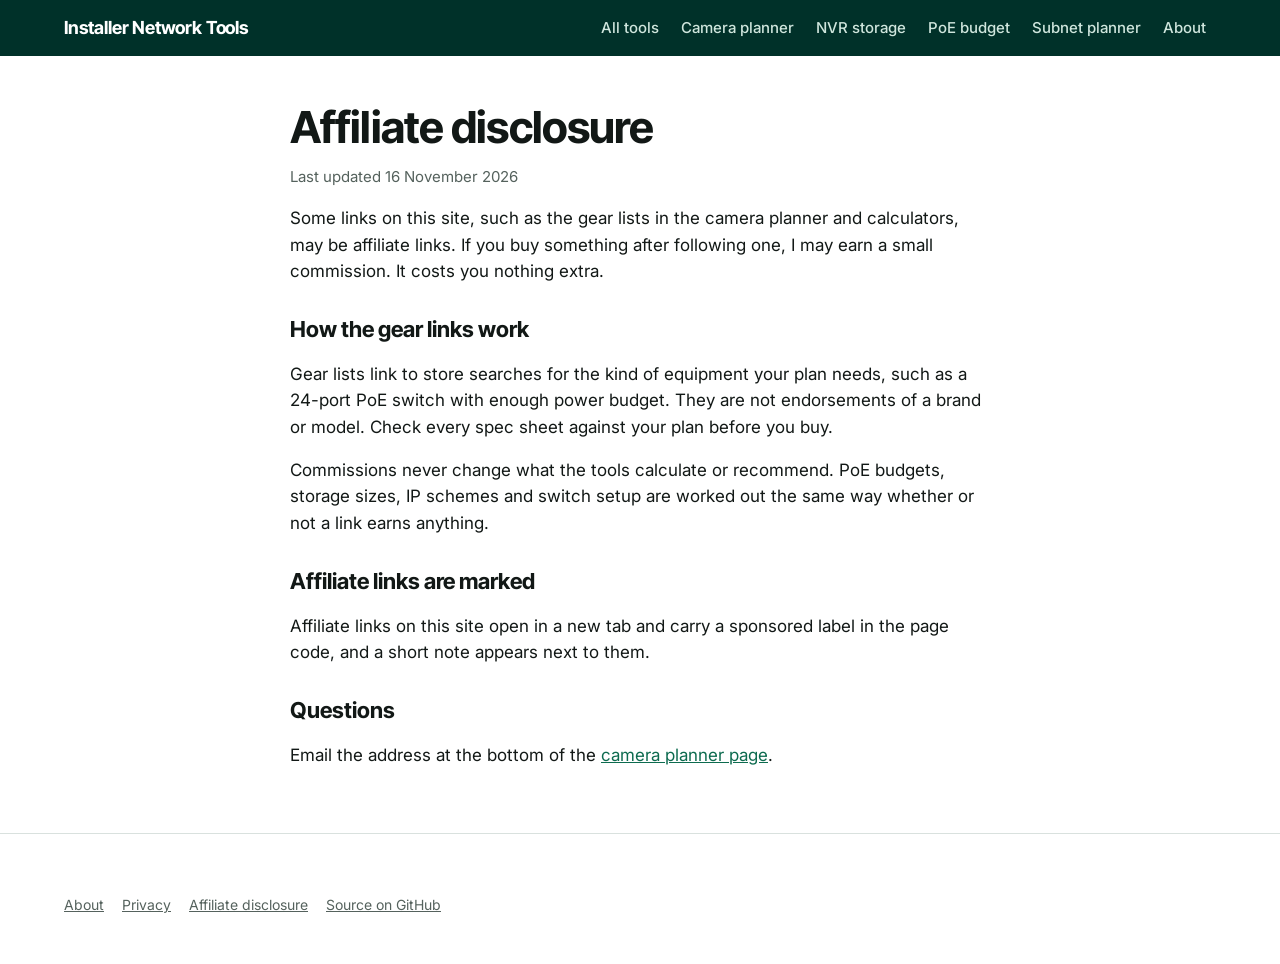
<file: disclosure/index.html>
<!DOCTYPE html>
<html lang="en">
<head>
<meta charset="utf-8">
<meta name="viewport" content="width=device-width, initial-scale=1">
<title>Affiliate disclosure, Installer Network Tools</title>
<meta name="description" content="How affiliate links on Installer Network Tools work and what they do and do not affect.">
<link rel="canonical" href="https://evilinhunter.github.io/camera-network-planner/disclosure/">
<meta property="og:type" content="website">
<meta property="og:site_name" content="Installer Network Tools">
<meta property="og:title" content="Affiliate disclosure, Installer Network Tools">
<meta property="og:description" content="How affiliate links on Installer Network Tools work and what they do and do not affect.">
<meta property="og:url" content="https://evilinhunter.github.io/camera-network-planner/disclosure/">
<meta property="og:image" content="https://evilinhunter.github.io/camera-network-planner/docs/faceplates.png">
<meta name="twitter:card" content="summary_large_image">
<link rel="preconnect" href="https://fonts.googleapis.com">
<link href="https://fonts.googleapis.com/css2?family=Inter+Tight:wght@600;700&family=Inter:wght@400;500;600&display=swap" rel="stylesheet">
<link rel="stylesheet" href="../assets/site.css">
</head>
<body data-root="../" data-page="disclosure">
<header id="site-header"></header>
<main class="band"><div class="wrap prose">
<h1>Affiliate disclosure</h1>
<p class="meta">Last updated 16 November 2026</p>
<p>Some links on this site, such as the gear lists in the camera planner and calculators, may be affiliate links. If you buy something after following one, I may earn a small commission. It costs you nothing extra.</p>
<p data-amazon-note hidden>As an Amazon Associate I earn from qualifying purchases.</p>
<h2>How the gear links work</h2>
<p>Gear lists link to store searches for the kind of equipment your plan needs, such as a 24-port PoE switch with enough power budget. They are not endorsements of a brand or model. Check every spec sheet against your plan before you buy.</p>
<p>Commissions never change what the tools calculate or recommend. PoE budgets, storage sizes, IP schemes and switch setup are worked out the same way whether or not a link earns anything.</p>
<h2>Affiliate links are marked</h2>
<p>Affiliate links on this site open in a new tab and carry a sponsored label in the page code, and a short note appears next to them.</p>
<h2>Questions</h2>
<p>Email <span data-contact></span>.</p>
</div></main>
<footer id="site-footer"></footer>
<script src="../assets/config.js"></script>
<script src="../assets/site.js"></script>
</body>
</html>
</file>
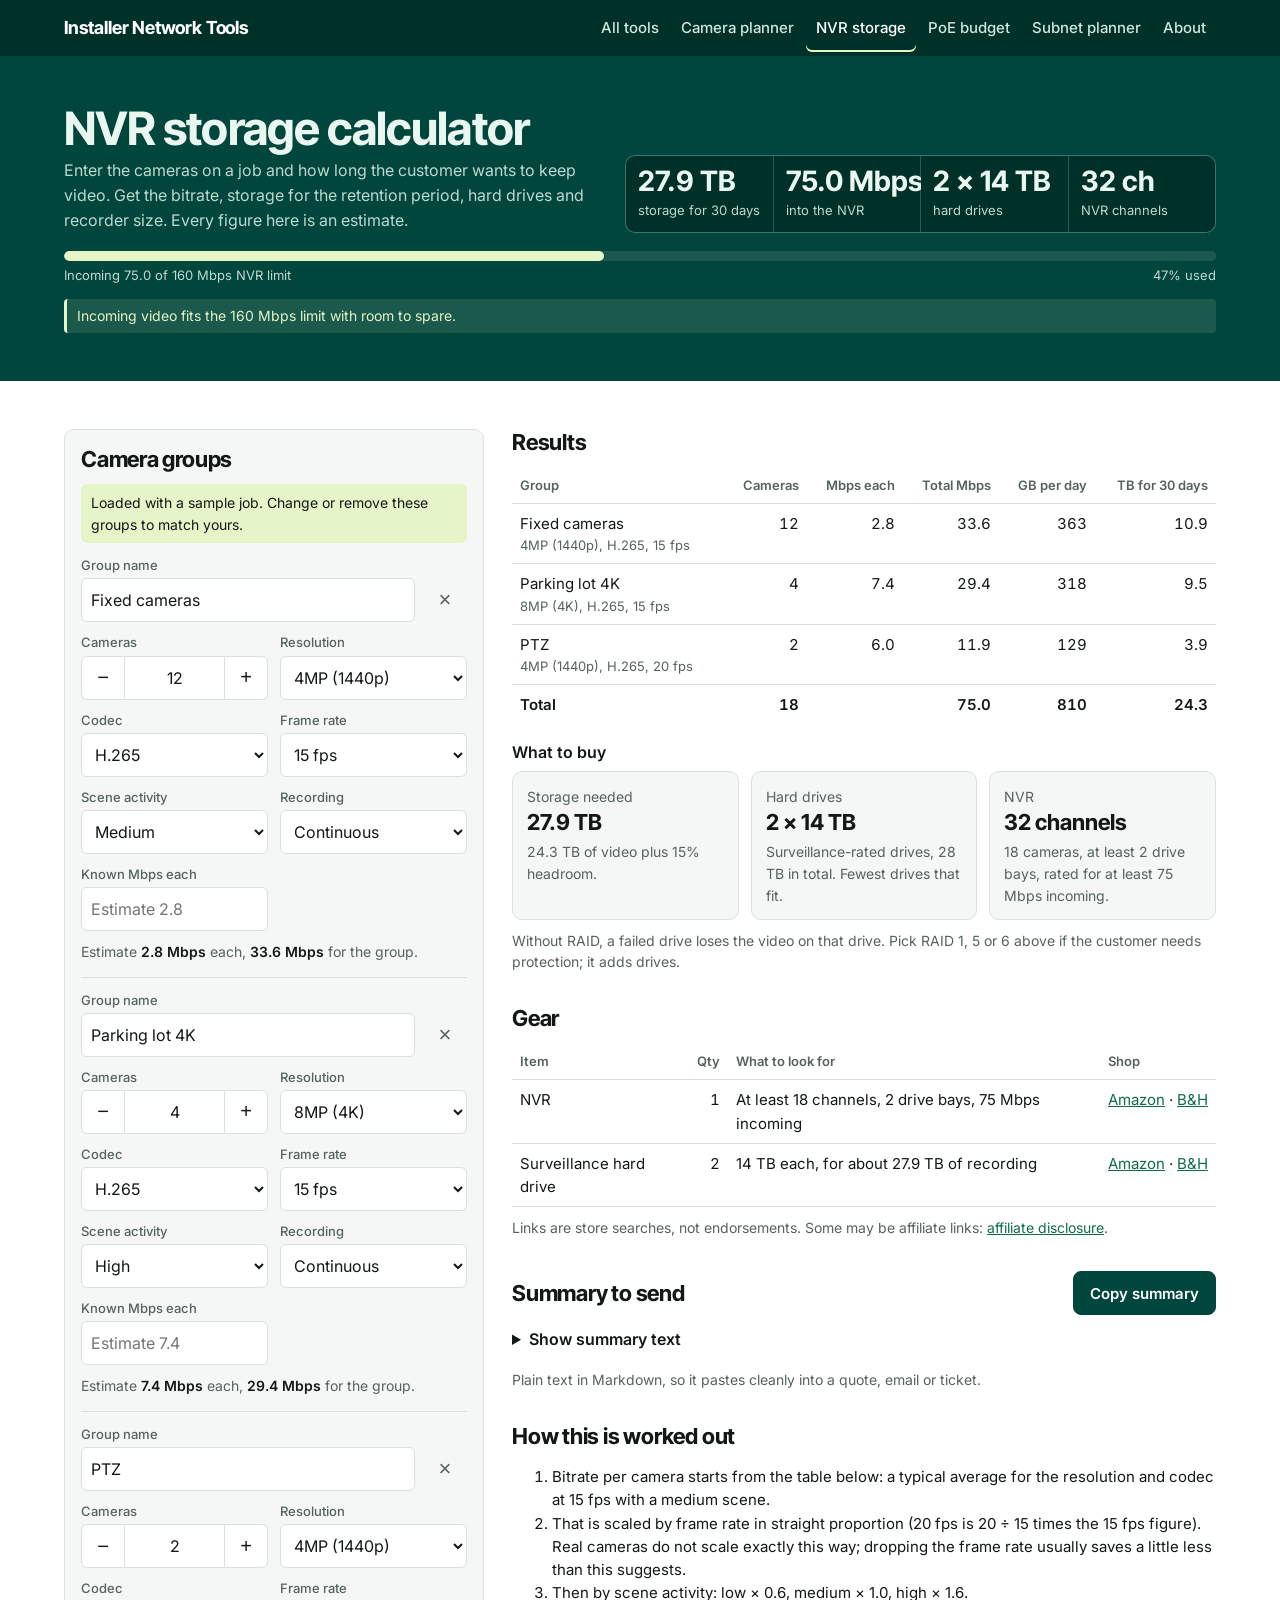
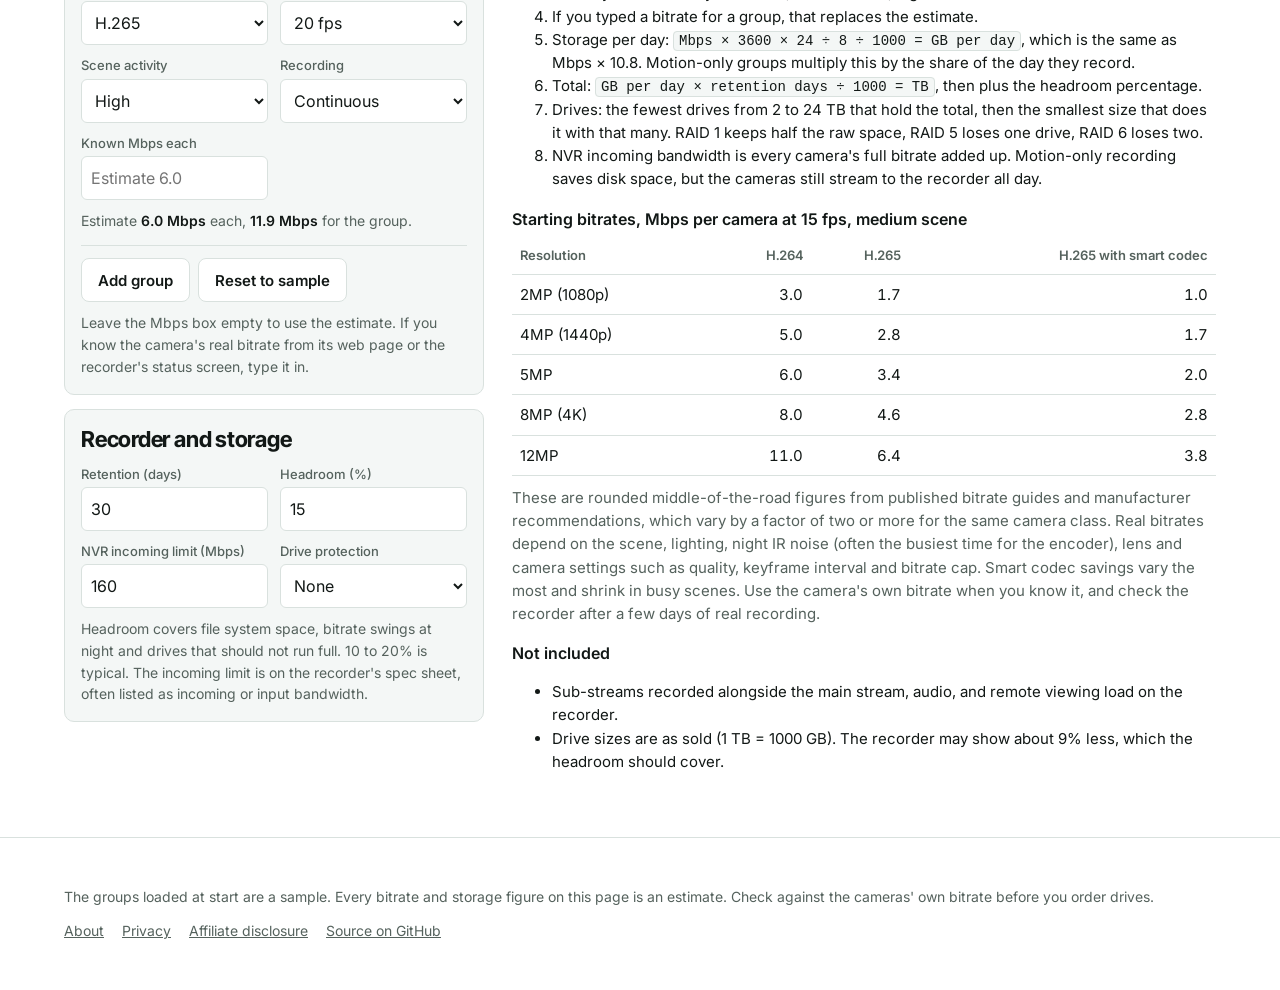
<file: nvr-storage-calculator/index.html>
<!DOCTYPE html>
<html lang="en">
<head>
<meta charset="utf-8">
<meta name="viewport" content="width=device-width, initial-scale=1">
<title>NVR Storage Calculator</title>
<meta name="description" content="Free NVR storage and bandwidth calculator for security camera installers. Estimate Mbps, GB per day, total TB for your retention period, hard drives and NVR channel count.">
<link rel="canonical" href="https://evilinhunter.github.io/camera-network-planner/nvr-storage-calculator/">
<meta property="og:type" content="website">
<meta property="og:site_name" content="Installer Network Tools">
<meta property="og:title" content="NVR Storage Calculator">
<meta property="og:description" content="Free NVR storage and bandwidth calculator for security camera installers. Estimate Mbps, GB per day, total TB for your retention period, hard drives and NVR channel count.">
<meta property="og:url" content="https://evilinhunter.github.io/camera-network-planner/nvr-storage-calculator/">
<meta property="og:image" content="https://evilinhunter.github.io/camera-network-planner/docs/faceplates.png">
<meta name="twitter:card" content="summary_large_image">
<link rel="preconnect" href="https://fonts.googleapis.com">
<link href="https://fonts.googleapis.com/css2?family=Inter+Tight:wght@600;700&family=Inter:wght@400;500;600&display=swap" rel="stylesheet">
<link rel="stylesheet" href="../assets/site.css">
<style>
/* NVR storage calculator. Same look as the camera planner: rack green band with the live result,
   inputs left, results right; phones stack band, inputs, results. */
:root{--warn:light-dark(#b3261e,#ff8a80);--ok:light-dark(#0d6b4f,#7fdcb4);--acs:#ff6f59;--mgmt:#e6f5c8}
.top{background:var(--rack);color:var(--onrack)}
h1{font:700 clamp(32px,4.4vw,46px)/1.05 "Inter Tight",Inter,sans-serif;letter-spacing:-.02em;margin:0 0 6px;text-wrap:balance}
h2{font:700 22px/1.2 "Inter Tight",Inter,sans-serif;margin:0 0 12px;letter-spacing:-.01em}
h3{font:600 16px/1.3 Inter,sans-serif;margin:18px 0 8px}
.sub{margin:0;color:#bcd9ce;max-width:62ch}
.head{display:grid;grid-template-columns:minmax(0,1fr) minmax(0,1.1fr);gap:24px;align-items:end}
.figs{display:grid;grid-template-columns:repeat(auto-fit,minmax(9em,1fr));gap:1px;background:#ffffff22;border:1px solid #ffffff22;border-radius:10px;overflow:hidden}
.fg{background:var(--rack2);padding:10px 12px}
.fg b{display:block;font:700 clamp(22px,2.6vw,28px)/1.1 "Inter Tight",sans-serif;white-space:nowrap}
.fg span{font-size:13px;color:#bcd9ce}
.meter{position:relative;height:10px;background:#ffffff1a;border-radius:5px;margin-top:18px;overflow:hidden}
.meter i{position:absolute;inset:0 auto 0 0;background:var(--mgmt);border-radius:5px}
.meter i.hot{background:var(--acs)}
.mt{display:flex;justify-content:space-between;gap:4px 12px;font-size:13px;color:#bcd9ce;margin-top:4px;flex-wrap:wrap}
.warns{margin:14px 0 0;padding:0;list-style:none;display:grid;gap:6px}
.warns:empty{display:none}
.warns li{background:#ff6f5922;border-left:3px solid var(--acs);padding:6px 10px;border-radius:4px;font-size:14px;color:#ffe2dc}
.warns li.ok{background:#e6f5c81c;border-color:var(--mgmt);color:#e6f5c8}
.main{display:grid;grid-template-columns:minmax(0,420px) minmax(0,1fr);gap:28px;align-items:start}
.panel{background:var(--panel);border:1px solid var(--line);border-radius:10px;padding:16px}
.panel+.panel{margin-top:14px}
.grid2{display:grid;grid-template-columns:repeat(2,minmax(0,1fr));gap:10px 12px;align-items:end}
.full{grid-column:1/-1}
label{display:block;font-size:13px;color:var(--mute);font-weight:500}
input,select{font:16px Inter,sans-serif;color:var(--ink);background:var(--bg);border:1px solid var(--line);border-radius:6px;padding:8px 9px;width:100%;margin-top:3px;min-height:44px}
input:focus,select:focus,button:focus-visible,summary:focus-visible{outline:2px solid #0d7680;outline-offset:1px}
.grp{padding:12px 0 14px;border-bottom:1px solid var(--line)}
.grp:first-child{padding-top:0}
.gh{display:grid;grid-template-columns:minmax(0,1fr) 44px;gap:8px;align-items:end;margin-bottom:10px}
.gh .x{min-height:44px;border:0;background:none;color:var(--mute);font-size:22px;cursor:pointer;border-radius:6px}
.gh .x:hover{background:var(--line);color:var(--ink)}
.est{font-size:14px;color:var(--mute);margin:10px 0 0}
.est b{color:var(--ink);font-weight:600;white-space:nowrap}
.q{display:grid;grid-template-columns:44px minmax(0,1fr) 44px;margin-top:3px}
.q input{margin:0;border-radius:0;text-align:center;border-inline:0;padding-inline:2px;-moz-appearance:textfield}
.q input::-webkit-inner-spin-button{-webkit-appearance:none}
.q button{min-height:44px;border:1px solid var(--line);background:var(--bg);color:var(--ink);font-size:20px;cursor:pointer}
.q button:first-child{border-radius:6px 0 0 6px}.q button:last-child{border-radius:0 6px 6px 0}
.q button:hover{background:var(--line)}
button.b{font:600 15px Inter,sans-serif;min-height:44px;padding:0 16px;border-radius:8px;border:1px solid var(--line);background:var(--bg);color:var(--ink);cursor:pointer}
button.b:hover{border-color:var(--mute)}
button.p{background:var(--rack);color:#fff;border-color:var(--rack)}
.row{display:flex;flex-wrap:wrap;gap:8px;margin-top:12px}
.samp{background:light-dark(#e6f5c8,#1d3326);border-radius:6px;padding:8px 10px;font-size:14px;margin:0 0 12px}
.scroll{overflow-x:auto}
table{border-collapse:collapse;width:100%;font-size:15px}
th{text-align:left;font-weight:600;font-size:13px;color:var(--mute);border-bottom:1px solid var(--line);padding:8px}
td{border-bottom:1px solid var(--line);padding:8px;vertical-align:top}
td.n,th.n{text-align:right;font-variant-numeric:tabular-nums;white-space:nowrap}
tr.tot td{font-weight:600;border-bottom:0}
td small{display:block;color:var(--mute);font-size:13px;font-weight:400}
.nw{white-space:nowrap}
.note{font-size:14px;color:var(--mute);margin:10px 0 0}
.warn{color:var(--warn);font-weight:600}
.okc{color:var(--ok);font-weight:600}
.cp{display:flex;justify-content:space-between;align-items:center;gap:10px;flex-wrap:wrap;margin-bottom:12px}
.cp h2{margin:0}
.out>section+section{margin-top:32px}
.kv{display:grid;grid-template-columns:repeat(auto-fit,minmax(12em,1fr));gap:12px}
.kv div{background:var(--panel);border:1px solid var(--line);border-radius:10px;padding:12px 14px}
.kv b{display:block;font:700 22px/1.2 "Inter Tight",Inter,sans-serif;white-space:nowrap}
.kv span{font-size:14px;color:var(--mute)}
.kv p{margin:6px 0 0;font-size:14px;color:var(--mute)}
details summary{cursor:pointer;font-weight:600;min-height:32px}
pre{background:var(--panel);border:1px solid var(--line);border-radius:8px;padding:14px;margin:8px 0 0;overflow-x:auto;white-space:pre-wrap;overflow-wrap:anywhere;font:13.5px/1.5 ui-monospace,SFMono-Regular,Menlo,Consolas,monospace}
.how{max-width:72ch}
.how p,.how li{font-size:15px}
.how code{font:14px ui-monospace,SFMono-Regular,Menlo,Consolas,monospace;background:var(--panel);border:1px solid var(--line);border-radius:4px;padding:1px 5px;overflow-wrap:anywhere}
@media(max-width:900px){.main,.head{grid-template-columns:minmax(0,1fr)}}
@media(max-width:600px){table{font-size:14px}th,td{padding:6px 4px}.stack thead{display:none}.stack tr{display:grid;padding-block:8px;border-bottom:1px solid var(--line)}.stack td{display:flex;justify-content:space-between;gap:12px;border:0;padding:2px 0;text-align:right}.stack td::before{content:attr(data-l);color:var(--mute);text-align:left;font-weight:400;white-space:nowrap}.stack td.e{display:none}.stack td.h{display:block;text-align:left;font-weight:600}.stack td.h::before{content:none}.stack td small{display:inline;margin-left:6px}}
@media(prefers-reduced-motion:no-preference){.meter i{transition:width .35s ease}}
</style>
</head>
<body data-root="../" data-page="storage">
<header id="site-header"></header>
<section class="band top">
 <div class="wrap">
  <div class="head">
   <div>
    <h1>NVR storage calculator</h1>
    <p class="sub">Enter the cameras on a job and how long the customer wants to keep video. Get the bitrate, storage for the retention period, hard drives and recorder size. Every figure here is an estimate.</p>
   </div>
   <div class="figs" id="figs" aria-live="polite"></div>
  </div>
  <div class="meter" aria-hidden="true"><i id="bar"></i></div>
  <div class="mt"><span id="bar-l"></span><span id="bar-r"></span></div>
  <ul class="warns" id="warns"></ul>
 </div>
</section>

<section class="band">
 <div class="wrap main">
  <div>
   <div class="panel">
    <h2>Camera groups</h2>
    <p class="samp" id="samp">Loaded with a sample job. Change or remove these groups to match yours.</p>
    <div id="groups"></div>
    <div class="row"><button class="b" id="add">Add group</button><button class="b" id="reset">Reset to sample</button></div>
    <p class="note">Leave the Mbps box empty to use the estimate. If you know the camera's real bitrate from its web page or the recorder's status screen, type it in.</p>
   </div>
   <div class="panel">
    <h2>Recorder and storage</h2>
    <div class="grid2">
     <div><label for="o-days">Retention (days)</label><input id="o-days" type="number" inputmode="numeric" min="1" max="3650"></div>
     <div><label for="o-oh">Headroom (%)</label><input id="o-oh" type="number" inputmode="numeric" min="0" max="100"></div>
     <div><label for="o-lim">NVR incoming limit (Mbps)</label><input id="o-lim" type="number" inputmode="numeric" min="1"></div>
     <div><label for="o-raid">Drive protection</label><select id="o-raid"><option value="none">None</option><option value="r1">RAID 1, mirrored pairs</option><option value="r5">RAID 5</option><option value="r6">RAID 6</option></select></div>
    </div>
    <p class="note">Headroom covers file system space, bitrate swings at night and drives that should not run full. 10 to 20% is typical. The incoming limit is on the recorder's spec sheet, often listed as incoming or input bandwidth.</p>
   </div>
  </div>

  <div class="out">
   <section id="res"></section>
   <section id="gear"></section>
   <section>
    <div class="cp"><h2>Summary to send</h2><button class="b p" id="copy">Copy summary</button></div>
    <details id="sumd"><summary>Show summary text</summary><pre id="sum"></pre></details>
    <p class="note">Plain text in Markdown, so it pastes cleanly into a quote, email or ticket.</p>
   </section>
   <section class="how">
    <h2>How this is worked out</h2>
    <ol>
     <li>Bitrate per camera starts from the table below: a typical average for the resolution and codec at 15 fps with a medium scene.</li>
     <li>That is scaled by frame rate in straight proportion (20 fps is 20 ÷ 15 times the 15 fps figure). Real cameras do not scale exactly this way; dropping the frame rate usually saves a little less than this suggests.</li>
     <li>Then by scene activity: low × 0.6, medium × 1.0, high × 1.6.</li>
     <li>If you typed a bitrate for a group, that replaces the estimate.</li>
     <li>Storage per day: <code>Mbps × 3600 × 24 ÷ 8 ÷ 1000 = GB per day</code>, which is the same as Mbps × 10.8. Motion-only groups multiply this by the share of the day they record.</li>
     <li>Total: <code>GB per day × retention days ÷ 1000 = TB</code>, then plus the headroom percentage.</li>
     <li>Drives: the fewest drives from 2 to 24 TB that hold the total, then the smallest size that does it with that many. RAID 1 keeps half the raw space, RAID 5 loses one drive, RAID 6 loses two.</li>
     <li>NVR incoming bandwidth is every camera's full bitrate added up. Motion-only recording saves disk space, but the cameras still stream to the recorder all day.</li>
    </ol>
    <h3>Starting bitrates, Mbps per camera at 15 fps, medium scene</h3>
    <div class="scroll"><table class="stack" id="ref"></table></div>
    <p class="note">These are rounded middle-of-the-road figures from published bitrate guides and manufacturer recommendations, which vary by a factor of two or more for the same camera class. Real bitrates depend on the scene, lighting, night IR noise (often the busiest time for the encoder), lens and camera settings such as quality, keyframe interval and bitrate cap. Smart codec savings vary the most and shrink in busy scenes. Use the camera's own bitrate when you know it, and check the recorder after a few days of real recording.</p>
    <h3>Not included</h3>
    <ul>
     <li>Sub-streams recorded alongside the main stream, audio, and remote viewing load on the recorder.</li>
     <li>Drive sizes are as sold (1 TB = 1000 GB). The recorder may show about 9% less, which the headroom should cover.</li>
    </ul>
   </section>
  </div>
 </div>
</section>
<footer id="site-footer">The groups loaded at start are a sample. Every bitrate and storage figure on this page is an estimate. Check against the cameras' own bitrate before you order drives.</footer>

<script src="../assets/config.js"></script>
<script src="../assets/products.js"></script>
<script>
{
const $=id=>document.getElementById(id);
const esc=s=>String(s).replace(/[&<>"]/g,c=>({'&':'&amp;','<':'&lt;','>':'&gt;','"':'&quot;'}[c]));
const num=(v,d,lo,hi)=>{let n=parseFloat(v);if(!isFinite(n))return d;if(lo!==undefined)n=Math.max(lo,n);if(hi!==undefined)n=Math.min(hi,n);return n};
const KEY='nvrcalc.v1';
const clone=o=>JSON.parse(JSON.stringify(o));

// Typical average Mbps per camera at 15 fps, medium scene. Estimates only.
const RES={'2':'2MP (1080p)','4':'4MP (1440p)','5':'5MP','8':'8MP (4K)','12':'12MP'};
const COD={h264:'H.264',h265:'H.265',smart:'H.265 with smart codec'};
const BR={'2':{h264:3.0,h265:1.7,smart:1.0},'4':{h264:5.0,h265:2.8,smart:1.7},'5':{h264:6.0,h265:3.4,smart:2.0},'8':{h264:8.0,h265:4.6,smart:2.8},'12':{h264:11.0,h265:6.4,smart:3.8}};
const FPS=[5,10,15,20,25,30];
const ACT={low:['Low',0.6],med:['Medium',1.0],high:['High',1.6]};
const RAID={none:'None',r1:'RAID 1',r5:'RAID 5',r6:'RAID 6'};
const SIZES=[2,3,4,6,8,10,12,14,16,18,20,22,24];
const CH=[4,8,16,32,64];
const BAYS=[1,2,4,8,16];

const SAMPLE={sample:true,days:30,oh:15,lim:160,raid:'none',g:[
 {name:'Fixed cameras',n:12,res:'4',cod:'h265',fps:15,act:'med',rec:'cont',pct:30,ovr:''},
 {name:'Parking lot 4K',n:4,res:'8',cod:'h265',fps:15,act:'high',rec:'cont',pct:30,ovr:''},
 {name:'PTZ',n:2,res:'4',cod:'h265',fps:20,act:'high',rec:'cont',pct:30,ovr:''}]};
const NEWG={name:'',n:4,res:'4',cod:'h265',fps:15,act:'med',rec:'cont',pct:30,ovr:''};

function fix(x){
 const s={sample:!!x.sample,days:num(x.days,30,1,3650),oh:num(x.oh,15,0,100),lim:num(x.lim,160,1),raid:RAID[x.raid]?x.raid:'none',g:[]};
 (Array.isArray(x.g)?x.g:[]).slice(0,50).forEach(g=>{if(!g||typeof g!=='object')return;s.g.push({name:String(g.name||'').slice(0,60),n:Math.round(num(g.n,1,0,999)),res:RES[g.res]?g.res:'4',cod:COD[g.cod]?g.cod:'h265',fps:FPS.includes(+g.fps)?+g.fps:15,act:ACT[g.act]?g.act:'med',rec:g.rec==='motion'?'motion':'cont',pct:num(g.pct,30,1,100),ovr:g.ovr===''||g.ovr==null?'':String(num(g.ovr,'',0,500))})});
 return s;
}
let S=clone(SAMPLE);
try{const x=JSON.parse(localStorage.getItem(KEY)||'null');if(x&&Array.isArray(x.g))S=fix(x)}catch(e){}
const save=()=>{try{localStorage.setItem(KEY,JSON.stringify(S))}catch(e){}};

const estEach=g=>BR[g.res][g.cod]*(g.fps/15)*ACT[g.act][1];
const f1=n=>(Math.round(n*10)/10).toLocaleString('en-US',{minimumFractionDigits:1,maximumFractionDigits:1});
const f0=n=>Math.round(n).toLocaleString('en-US');
const fTB=n=>n<100?f1(n):f0(n);

function pickDrives(need,raid){
 if(need<=0)return{n:0,size:0,usable:0};
 let best=null;
 for(const size of SIZES){
  const k=Math.ceil(need/size-1e-9);
  let n,usable;
  if(raid==='r1'){n=2*k;usable=k*size}
  else if(raid==='r5'){n=Math.max(3,k+1);usable=(n-1)*size}
  else if(raid==='r6'){n=Math.max(4,k+2);usable=(n-2)*size}
  else{n=k;usable=k*size}
  if(!best||n<best.n)best={n,size,usable};
 }
 return best;
}

function calc(){
 const rows=S.g.map((g,i)=>{
  const est=estEach(g),ov=g.ovr===''?NaN:parseFloat(g.ovr),useOv=isFinite(ov)&&ov>0,each=useOv?ov:est;
  const share=g.rec==='motion'?g.pct/100:1,mbps=each*g.n,gb=mbps*10.8*share;
  return{i,g,est,each,useOv,share,mbps,gb,tb:gb*S.days/1000};
 });
 const cams=rows.reduce((a,r)=>a+r.g.n,0),mbps=rows.reduce((a,r)=>a+r.mbps,0),gb=rows.reduce((a,r)=>a+r.gb,0);
 const raw=gb*S.days/1000,need=raw*(1+S.oh/100),dr=pickDrives(need,S.raid);
 const nvrs=Math.max(1,Math.ceil(cams/64)),per=Math.ceil(cams/nvrs);
 const ch=cams?(CH.find(c=>c>=per)||64):0;
 const bays=dr.n?(BAYS.find(b=>b>=dr.n)||dr.n):0;
 return{rows,cams,mbps,gb,raw,need,dr,ch,nvrs,bays};
}

function groupForm(){
 const opt=(o,v)=>Object.entries(o).map(([k,t])=>`<option value="${k}"${k===String(v)?' selected':''}>${esc(Array.isArray(t)?t[0]:t)}</option>`).join('');
 $('groups').innerHTML=S.g.map((g,i)=>`<div class="grp">
 <div class="gh"><div><label for="g-name-${i}">Group name</label><input id="g-name-${i}" data-i="${i}" data-k="name" value="${esc(g.name)}" placeholder="Group ${i+1}" maxlength="60"></div><button class="x" data-del="${i}" aria-label="Remove ${esc(g.name||'group '+(i+1))}">×</button></div>
 <div class="grid2">
  <div><label for="g-n-${i}">Cameras</label><div class="q"><button data-step="-1" data-i="${i}" aria-label="One fewer">−</button><input id="g-n-${i}" type="number" inputmode="numeric" min="0" data-i="${i}" data-k="n" value="${g.n}"><button data-step="1" data-i="${i}" aria-label="One more">+</button></div></div>
  <div><label for="g-res-${i}">Resolution</label><select id="g-res-${i}" data-i="${i}" data-k="res">${opt(RES,g.res)}</select></div>
  <div><label for="g-cod-${i}">Codec</label><select id="g-cod-${i}" data-i="${i}" data-k="cod">${opt(COD,g.cod)}</select></div>
  <div><label for="g-fps-${i}">Frame rate</label><select id="g-fps-${i}" data-i="${i}" data-k="fps">${FPS.map(f=>`<option value="${f}"${f===g.fps?' selected':''}>${f} fps</option>`).join('')}</select></div>
  <div><label for="g-act-${i}">Scene activity</label><select id="g-act-${i}" data-i="${i}" data-k="act">${opt(ACT,g.act)}</select></div>
  <div><label for="g-rec-${i}">Recording</label><select id="g-rec-${i}" data-i="${i}" data-k="rec"><option value="cont"${g.rec==='cont'?' selected':''}>Continuous</option><option value="motion"${g.rec==='motion'?' selected':''}>Motion only</option></select></div>
  <div id="g-pw-${i}"${g.rec==='motion'?'':' hidden'}><label for="g-pct-${i}">Time recording (%)</label><input id="g-pct-${i}" type="number" inputmode="numeric" min="1" max="100" data-i="${i}" data-k="pct" value="${g.pct}"></div>
  <div><label for="g-ovr-${i}">Known Mbps each</label><input id="g-ovr-${i}" type="number" inputmode="decimal" step="0.1" min="0" data-i="${i}" data-k="ovr" value="${esc(g.ovr)}"></div>
 </div>
 <p class="est" id="g-est-${i}"></p>
</div>`).join('')||'<p class="note">No camera groups. Add one to start.</p>';
}

function figs(R){
 const over=R.mbps>S.lim,pc=S.lim?Math.min(100,R.mbps/S.lim*100):0;
 $('figs').innerHTML=[
  [fTB(R.need)+' TB','storage for '+S.days+' days'],
  [f1(R.mbps)+' Mbps','into the NVR'],
  [R.dr.n?R.dr.n+' × '+R.dr.size+' TB':'none','hard drives'],
  [R.ch?(R.nvrs>1?R.nvrs+' × ':'')+R.ch+' ch':'none','NVR channels']
 ].map(([b,s])=>`<div class="fg"><b>${b}</b><span>${s}</span></div>`).join('');
 $('bar').style.width=pc+'%';$('bar').className=over?'hot':'';
 $('bar-l').textContent=`Incoming ${f1(R.mbps)} of ${f0(S.lim)} Mbps NVR limit`;
 $('bar-r').textContent=`${f0(R.mbps/S.lim*100)}% used`;
 const w=[];
 if(over)w.push(['',`Incoming video is ${f1(R.mbps)} Mbps, over the ${f0(S.lim)} Mbps limit you set. Pick a recorder rated higher, split the cameras across two recorders, or lower bitrate or frame rate.`]);
 else if(R.mbps>S.lim*0.8)w.push(['',`Incoming video is ${f0(R.mbps/S.lim*100)}% of the ${f0(S.lim)} Mbps limit. Night IR and busy scenes can push it over; leave some margin.`]);
 if(R.nvrs>1)w.push(['',`${R.cams} cameras is more than one 64-channel recorder. Plan on ${R.nvrs} recorders or a server-based system.`]);
 if(R.dr.n>16)w.push(['',`${R.dr.n} drives is more than most recorders hold. Shorten retention, lower bitrates, or plan a storage server.`]);
 if(R.rows.some(r=>r.g.n>0&&r.g.cod==='smart'&&r.g.act==='high'))w.push(['','Smart codecs save less in busy scenes. Treat the high-activity smart codec figures as optimistic.']);
 if(!w.length&&R.cams)w.push(['ok',`Incoming video fits the ${f0(S.lim)} Mbps limit with room to spare.`]);
 $('warns').innerHTML=w.map(([c,t])=>`<li${c?` class="${c}"`:''}>${esc(t)}</li>`).join('');
}

function results(R){
 const pr=S.raid==='none'?'':` in ${RAID[S.raid]} (${R.dr.usable} TB usable of ${R.dr.n*R.dr.size} TB raw)`;
 let h=`<h2>Results</h2><div class="scroll"><table class="stack"><thead><tr><th>Group</th><th class="n">Cameras</th><th class="n">Mbps each</th><th class="n">Total Mbps</th><th class="n">GB per day</th><th class="n">TB for ${S.days} days</th></tr></thead><tbody>`+
 R.rows.map(r=>`<tr><td class="h">${esc(r.g.name||'Group '+(r.i+1))}<small>${esc(RES[r.g.res])}, ${esc(COD[r.g.cod])}, ${r.g.fps} fps${r.g.rec==='motion'?`, motion ${f0(r.g.pct)}%`:''}</small></td><td data-l="Cameras" class="n">${r.g.n}</td><td data-l="Mbps each" class="n">${f1(r.each)}${r.useOv?' (known)':''}</td><td data-l="Total Mbps" class="n">${f1(r.mbps)}</td><td data-l="GB per day" class="n">${f0(r.gb)}</td><td data-l="TB for ${S.days} days" class="n">${f1(r.tb)}</td></tr>`).join('')+
 `<tr class="tot"><td class="h">Total</td><td data-l="Cameras" class="n">${R.cams}</td><td data-l="Mbps each" class="n e"></td><td data-l="Total Mbps" class="n">${f1(R.mbps)}</td><td data-l="GB per day" class="n">${f0(R.gb)}</td><td data-l="TB for ${S.days} days" class="n">${f1(R.raw)}</td></tr></tbody></table></div>`;
 h+=`<h3>What to buy</h3><div class="kv">
 <div><span>Storage needed</span><b>${fTB(R.need)} TB</b><p>${f1(R.raw)} TB of video plus ${f0(S.oh)}% headroom.</p></div>
 <div><span>Hard drives</span><b>${R.dr.n?R.dr.n+' × '+R.dr.size+' TB':'none'}</b><p>${R.dr.n?`Surveillance-rated drives${pr||`, ${R.dr.usable} TB in total`}. Fewest drives that fit.`:'Add cameras to size drives.'}</p></div>
 <div><span>NVR</span><b>${R.ch?(R.nvrs>1?R.nvrs+' × ':'')+R.ch+' channels':'none'}</b><p>${R.cams} cameras${R.bays?`, at least ${R.bays} drive bay${R.bays>1?'s':''}`:''}, rated for at least ${f0(Math.ceil(R.mbps))} Mbps incoming${R.nvrs>1?' in total':''}.</p></div>
 </div>`;
 if(S.raid==='none'&&R.dr.n>1)h+=`<p class="note">Without RAID, a failed drive loses the video on that drive. Pick RAID 1, 5 or 6 above if the customer needs protection; it adds drives.</p>`;
 $('res').innerHTML=h;
 R.rows.forEach(r=>{const el=$('g-est-'+r.i);if(!el)return;
  el.innerHTML=(r.useOv?`Using your <b>${f1(r.each)} Mbps</b> each. Estimate would be ${f1(r.est)} Mbps.`:`Estimate <b>${f1(r.est)} Mbps</b> each, <b>${f1(r.mbps)} Mbps</b> for the group.`)+(r.g.rec==='motion'?` Records about ${f1(24*r.share)} h a day.`:'');
  const ov=$('g-ovr-'+r.i);if(ov)ov.placeholder='Estimate '+f1(r.est)});
}

let R=null;
function gearVals(R){return{channels:R.cams,channelsRounded:R.ch,bays:R.bays,mbps:Math.ceil(R.mbps),drives:R.dr.n,driveTB:R.dr.size,tb:fTB(R.need)}}
function gear(){
 if(!R)return;
 const el=$('gear');
 if(typeof window.SITE_GEAR!=='function'){el.innerHTML='<h2>Gear</h2><p class="note">The gear list did not load. Open this page from its website to see gear links.</p>';return}
 const items=window.SITE_GEAR('storage',gearVals(R)),link=window.SITE_LINK,stores=window.SITE_STORES||[];
 el.innerHTML='<h2>Gear</h2>'+(items.length?`<div class="scroll"><table class="stack"><thead><tr><th>Item</th><th class="n">Qty</th><th>What to look for</th><th>Shop</th></tr></thead><tbody>`+
  items.map(g=>`<tr><td data-l="Item" class="h">${esc(g.name)}</td><td data-l="Qty" class="n">${esc(g.qty)}</td><td data-l="What to look for">${esc(g.spec)}</td><td data-l="Shop" class="nw"><span>${link?stores.map(st=>link(st,g.query)).join(' · '):''}</span></td></tr>`).join('')+
  `</tbody></table></div>`:'<p class="note">Add cameras to see gear.</p>')+
  `<p class="note">Links are store searches, not endorsements. Some may be affiliate links: <a href="../disclosure/">affiliate disclosure</a>.</p>`;
}

function summary(R){
 const L=[];
 L.push('# NVR storage estimate','');
 L.push(`Retention: ${S.days} days. Headroom: ${f0(S.oh)}%. Drive protection: ${RAID[S.raid]}.`,'');
 L.push('| Group | Cameras | Setup | Mbps each | Total Mbps | GB/day |','|---|---:|---|---:|---:|---:|');
 R.rows.forEach(r=>L.push(`| ${(r.g.name||'Group '+(r.i+1)).replace(/\|/g,'/')} | ${r.g.n} | ${RES[r.g.res]}, ${COD[r.g.cod]}, ${r.g.fps} fps, ${ACT[r.g.act][0].toLowerCase()} activity, ${r.g.rec==='motion'?'motion '+f0(r.g.pct)+'%':'continuous'} | ${f1(r.each)}${r.useOv?' (known)':''} | ${f1(r.mbps)} | ${f0(r.gb)} |`));
 L.push('');
 L.push(`- Cameras: ${R.cams}`);
 L.push(`- Incoming to the NVR: ${f1(R.mbps)} Mbps (limit set: ${f0(S.lim)} Mbps${R.mbps>S.lim?', OVER':''})`);
 L.push(`- Storage per day: ${f0(R.gb)} GB`);
 L.push(`- Storage for ${S.days} days: ${f1(R.raw)} TB, ${fTB(R.need)} TB with ${f0(S.oh)}% headroom`);
 L.push(`- Hard drives: ${R.dr.n?`${R.dr.n} x ${R.dr.size} TB, ${R.dr.usable} TB usable`:'none'}`);
 L.push(`- NVR: ${R.ch?(R.nvrs>1?R.nvrs+' x ':'')+R.ch+' channels':'none'}${R.bays?`, at least ${R.bays} drive bays`:''}, at least ${f0(Math.ceil(R.mbps))} Mbps incoming`);
 L.push('','Bitrates are estimates unless marked known. Real bitrates depend on scene, lighting, night IR noise and camera settings; check the recorder after a few days of recording.');
 return L.join('\n');
}

function update(){
 R=calc();figs(R);results(R);gear();
 $('sum').textContent=summary(R);
 $('samp').hidden=!S.sample;
 save();
}
function edited(){if(S.sample){S.sample=false}}

function form(){
 [['o-days','days'],['o-oh','oh'],['o-lim','lim'],['o-raid','raid']].forEach(([id,k])=>{const el=$(id);el.value=S[k];
  el.oninput=()=>{edited();if(k==='raid')S.raid=el.value;else{const v=num(el.value,NaN);if(!isFinite(v))return;S[k]=k==='days'?num(v,30,1,3650):k==='oh'?num(v,15,0,100):num(v,160,1)}update()}});
}
$('groups').addEventListener('input',e=>{const el=e.target,i=el.dataset.i,k=el.dataset.k;if(i===undefined||!k)return;const g=S.g[i];if(!g)return;edited();
 if(k==='name')g.name=el.value.slice(0,60);
 else if(k==='n'){const v=num(el.value,NaN);if(!isFinite(v))return;g.n=Math.round(num(v,0,0,999))}
 else if(k==='fps')g.fps=+el.value;
 else if(k==='pct'){const v=num(el.value,NaN);if(!isFinite(v))return;g.pct=num(v,30,1,100)}
 else if(k==='ovr')g.ovr=el.value===''?'':String(num(el.value,'',0,500));
 else g[k]=el.value;
 if(k==='rec')$('g-pw-'+i).hidden=g.rec!=='motion';
 update()});
$('groups').addEventListener('click',e=>{const t=e.target.closest('button');if(!t)return;
 if(t.dataset.step){const g=S.g[t.dataset.i];edited();g.n=Math.max(0,Math.min(999,g.n+ +t.dataset.step));$('g-n-'+t.dataset.i).value=g.n;update();return}
 if(t.dataset.del!==undefined){edited();S.g.splice(+t.dataset.del,1);groupForm();update()}});
$('add').onclick=()=>{edited();S.g.push(clone(NEWG));groupForm();update();const el=$('g-name-'+(S.g.length-1));if(el)el.focus()};
$('reset').onclick=()=>{S=clone(SAMPLE);form();groupForm();update()};
$('copy').onclick=()=>{const b=$('copy'),txt=summary(R);$('sum').textContent=txt;
 const done=m=>{b.textContent=m;setTimeout(()=>b.textContent='Copy summary',1800)};
 const sel=()=>{$('sumd').open=true;try{const r=document.createRange();r.selectNodeContents($('sum'));const s=getSelection();s.removeAllRanges();s.addRange(r)}catch(e){}done('Selected, press copy')};
 try{navigator.clipboard.writeText(txt).then(()=>done('Copied'),sel)}catch(err){sel()}};

$('ref').innerHTML=`<thead><tr><th>Resolution</th>${Object.values(COD).map(c=>`<th class="n">${esc(c)}</th>`).join('')}</tr></thead><tbody>`+
 Object.entries(RES).map(([k,n])=>`<tr><td class="h">${esc(n)}</td>${Object.entries(COD).map(([c,cn])=>`<td data-l="${esc(cn)}" class="n">${f1(BR[k][c])}</td>`).join('')}</tr>`).join('')+'</tbody>';

form();groupForm();update();
window.addEventListener('load',gear);
}
</script>
<script src="../assets/site.js"></script>
</body>
</html>
</file>
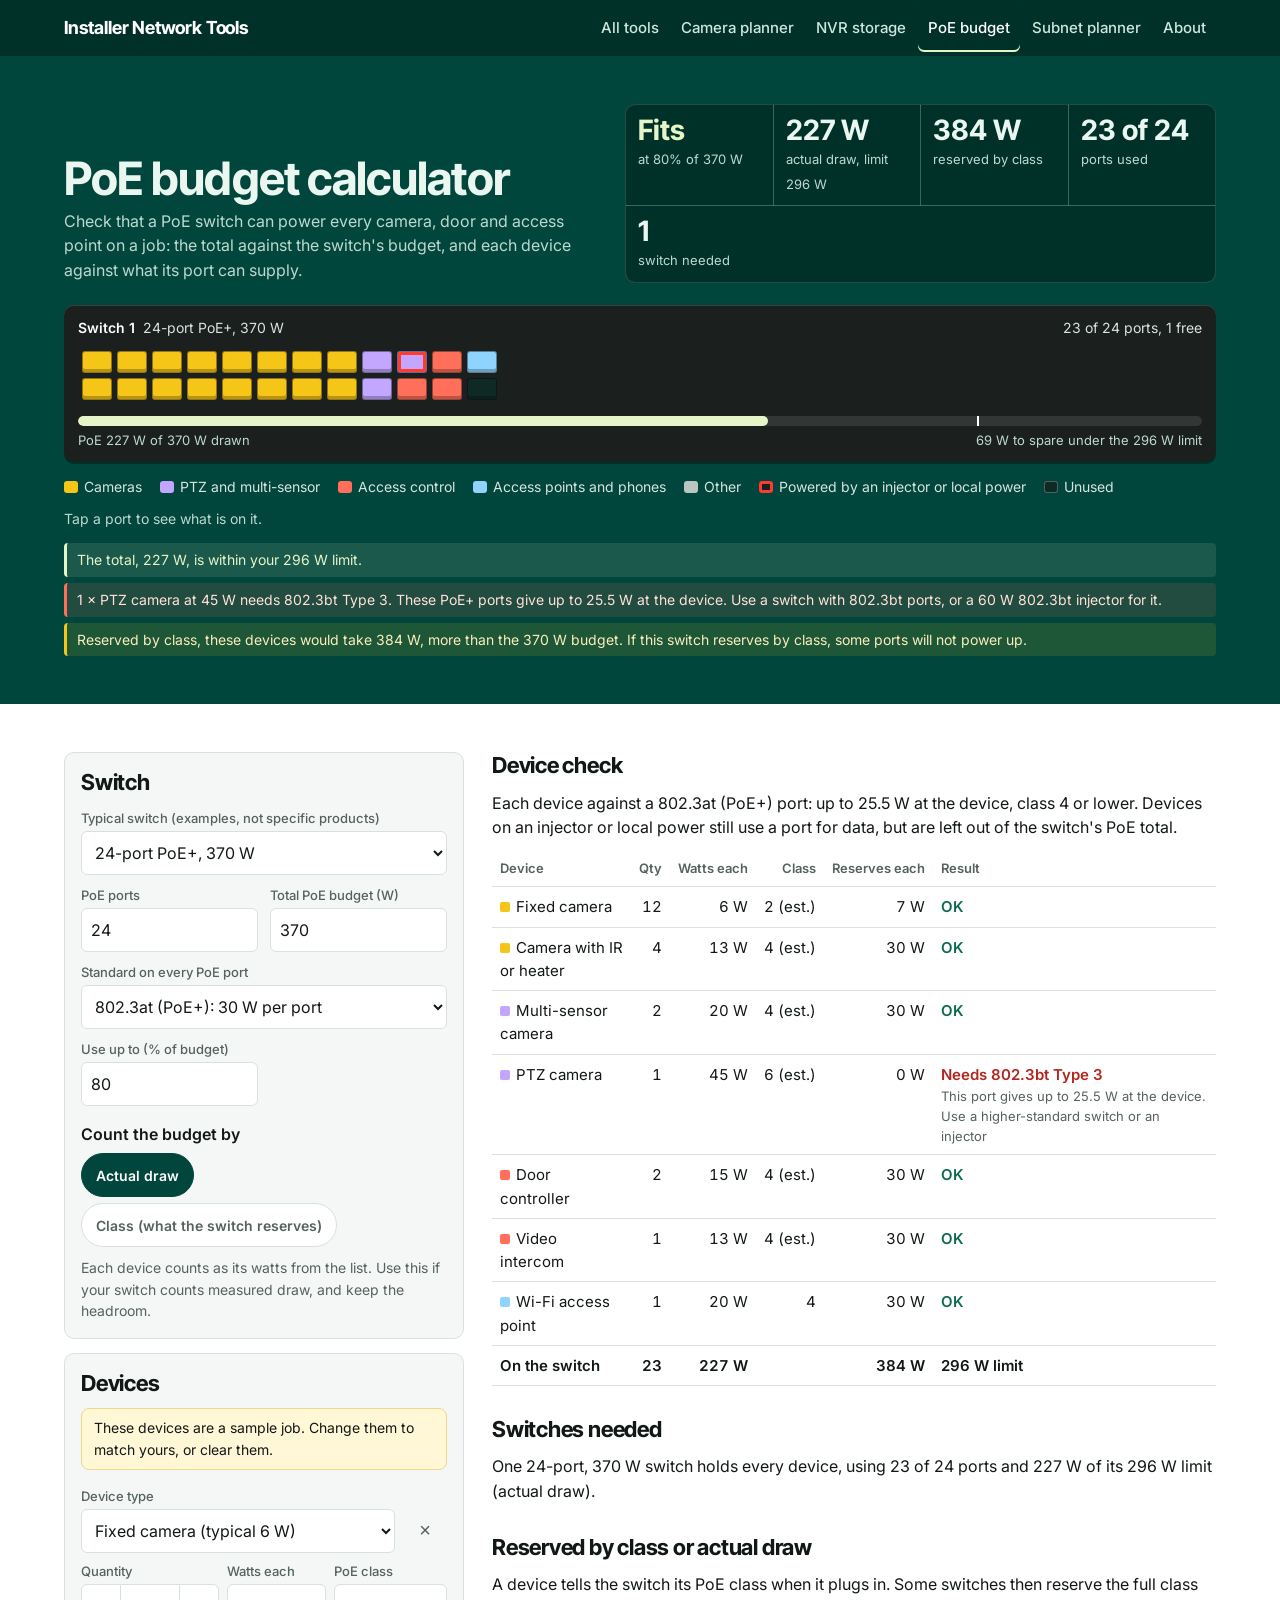
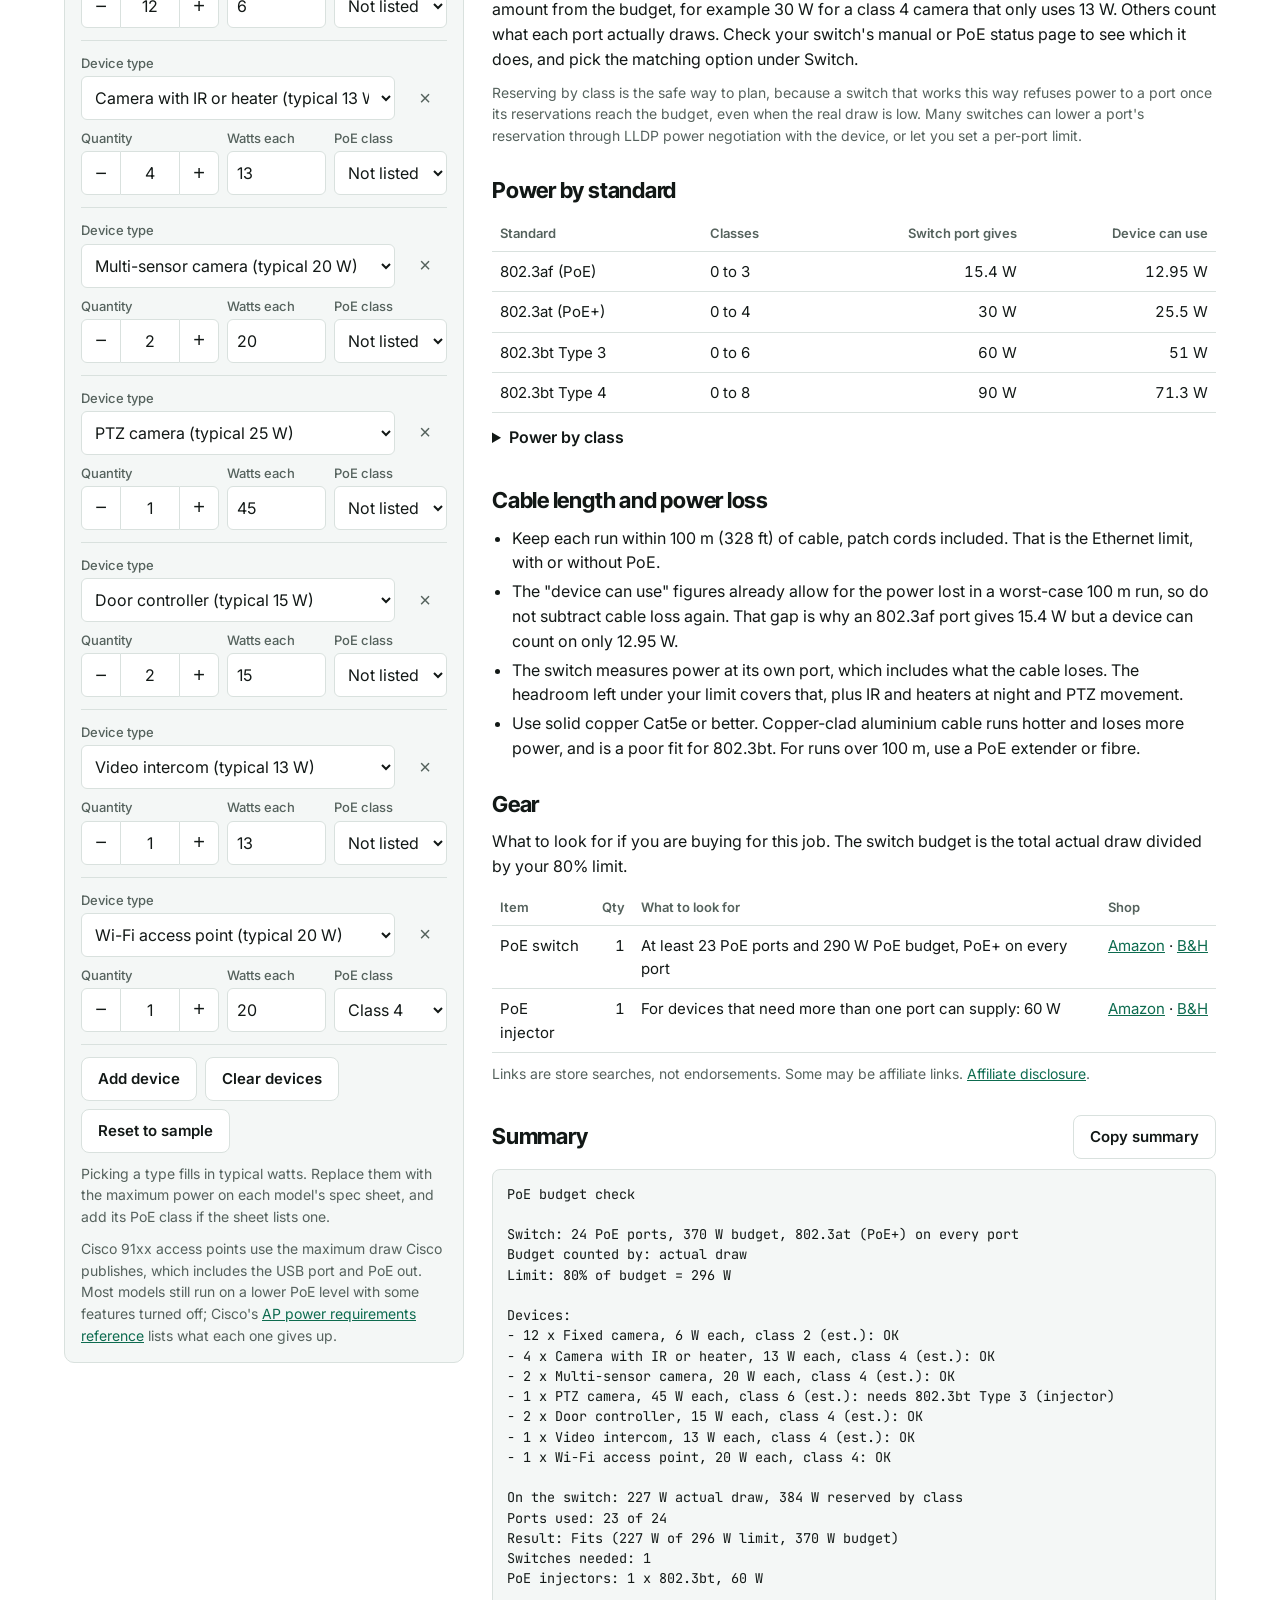
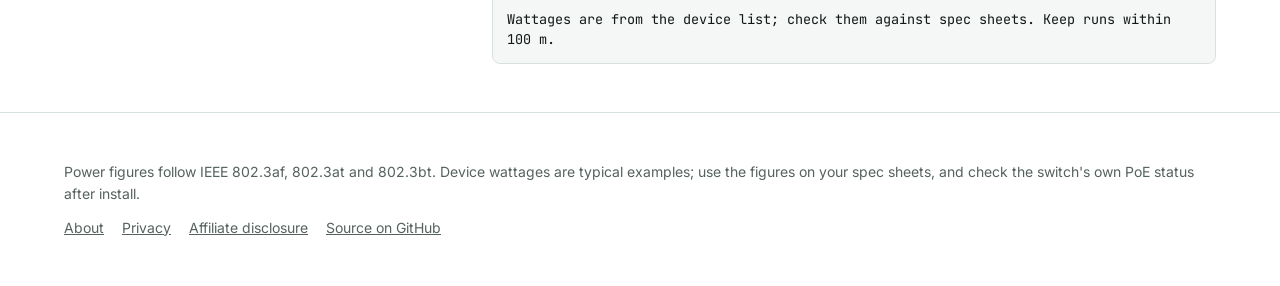
<file: poe-budget-calculator/index.html>
<!DOCTYPE html>
<html lang="en">
<head>
<meta charset="utf-8">
<meta name="viewport" content="width=device-width, initial-scale=1">
<title>PoE Budget Calculator</title>
<meta name="description" content="Free PoE budget calculator for camera and access control installers. Check a switch's total PoE budget and each port's 802.3af, 802.3at or 802.3bt limit against the devices on a job.">
<link rel="canonical" href="https://evilinhunter.github.io/camera-network-planner/poe-budget-calculator/">
<meta property="og:type" content="website">
<meta property="og:site_name" content="Installer Network Tools">
<meta property="og:title" content="PoE Budget Calculator">
<meta property="og:description" content="Free PoE budget calculator for camera and access control installers. Check a switch's total PoE budget and each port's 802.3af, 802.3at or 802.3bt limit against the devices on a job.">
<meta property="og:url" content="https://evilinhunter.github.io/camera-network-planner/poe-budget-calculator/">
<meta property="og:image" content="https://evilinhunter.github.io/camera-network-planner/docs/faceplates.png">
<meta name="twitter:card" content="summary_large_image">
<link rel="preconnect" href="https://fonts.googleapis.com">
<link href="https://fonts.googleapis.com/css2?family=Inter+Tight:wght@600;700&family=Inter:wght@400;500;600&family=JetBrains+Mono:wght@400&display=swap" rel="stylesheet">
<link rel="stylesheet" href="../assets/site.css">
<style>
/* PoE budget calculator. Same language as the camera planner: rack green band with the
   live result and switch faceplates on top, inputs left and checks right below. */
:root{--cam:#f5c518;--big:#c3a6ff;--acs:#ff6f59;--net:#8fd3ff;--oth:#b9c6c1;--mgmt:#e6f5c8;--park:#0f2a24;--warn:light-dark(#b3261e,#ff8a80);--ok:light-dark(#0d6b4f,#7fdcb4);--amber:light-dark(#8a5a00,#f5c518)}
.top{background:var(--rack);color:var(--onrack)}
h1{font:700 clamp(32px,4.4vw,46px)/1.05 "Inter Tight",Inter,sans-serif;letter-spacing:-.02em;margin:0 0 6px;text-wrap:balance}
h2{font:700 22px/1.2 "Inter Tight",Inter,sans-serif;margin:0 0 12px;letter-spacing:-.01em}
h3{font:600 16px/1.3 Inter,sans-serif;margin:18px 0 8px}
.sub{margin:0;color:#bcd9ce;max-width:62ch}
.head{display:grid;grid-template-columns:minmax(0,1fr) minmax(0,1.1fr);gap:24px;align-items:end;margin-bottom:22px}
.figs{display:flex;flex-wrap:wrap;gap:1px;background:var(--rack2);box-shadow:inset 0 0 0 1px #ffffff22;border:1px solid #ffffff22;border-radius:10px;overflow:hidden}
.fg{flex:1 1 7.5em;background:var(--rack2);padding:10px 12px;box-shadow:0 0 0 1px #ffffff22}
.fg b{display:block;font:700 clamp(22px,2.6vw,28px)/1.1 "Inter Tight",sans-serif;white-space:nowrap}
.fg span{font-size:13px;color:#bcd9ce}
.fg.v-fits b{color:var(--mgmt)}.fg.v-tight b{color:#f5c518}.fg.v-over b{color:#ff8a80}
.racks{display:grid;gap:14px}
.sw{background:#1b1f1e;border-radius:10px;padding:12px 14px;box-shadow:inset 0 1px 0 #ffffff22,0 2px 0 #00000055}
.swh{display:flex;flex-wrap:wrap;justify-content:space-between;gap:4px 16px;font-size:14px;color:#d7e4df;margin-bottom:8px}
.swh b{color:#fff;font-weight:600}
.fp{overflow-x:auto;padding:4px 4px 6px}
.ports{display:grid;grid-auto-flow:column;grid-template-rows:repeat(2,auto);gap:5px;min-width:max-content;justify-content:start}
.pt{width:30px;height:22px;padding:0;cursor:pointer;border-radius:3px;background:var(--park);border:1px solid #00000066;box-shadow:inset 0 -3px 0 #00000040}
.pt:hover{filter:brightness(1.15)}
.pt.sel{outline:2px solid #fff;outline-offset:2px}
.pt:focus-visible{outline:2px solid #8fd3ff;outline-offset:2px}
.pt.cam{background:var(--cam)}.pt.big{background:var(--big)}.pt.acs{background:var(--acs)}.pt.net{background:var(--net)}.pt.oth{background:var(--oth)}
.pt.inj{box-shadow:inset 0 0 0 3px #ff3b30}
.pd{margin-top:10px;background:#ffffff14;border-radius:8px;padding:8px 12px;font-size:14px;color:#eaf6f0}
.pd b{color:#fff}
.meter{position:relative;height:10px;background:#ffffff1a;border-radius:5px;margin-top:10px;overflow:hidden}
.meter i{position:absolute;inset:0 auto 0 0;background:var(--mgmt);border-radius:5px}
.meter i.hot{background:var(--acs)}
.meter u{position:absolute;top:0;bottom:0;width:2px;background:#fff}
.mt{display:flex;justify-content:space-between;gap:4px 12px;font-size:13px;color:#bcd9ce;margin-top:4px;flex-wrap:wrap}
.legend{display:flex;flex-wrap:wrap;gap:6px 18px;font-size:14px;color:#d7e4df;margin-top:14px}
.legend span{display:inline-flex;align-items:center;gap:6px}
.legend i{width:14px;height:12px;border-radius:3px;display:inline-block;flex:none}
.hint{font-size:14px;color:#bcd9ce;margin:10px 0 0}
.warns{margin:14px 0 0;padding:0;list-style:none;display:grid;gap:6px}
.warns li{background:#ff6f5922;border-left:3px solid var(--acs);padding:6px 10px;border-radius:4px;font-size:14px;color:#ffe2dc}
.warns li.tight{background:#f5c5181f;border-color:#f5c518;color:#fbeebb}
.warns li.ok{background:#e6f5c81c;border-color:var(--mgmt);color:#e6f5c8}
.main{display:grid;grid-template-columns:minmax(0,400px) minmax(0,1fr);gap:28px;align-items:start}
.panel{background:var(--panel);border:1px solid var(--line);border-radius:10px;padding:16px}
.panel+.panel{margin-top:14px}
.out>section+section{margin-top:30px}
.grid2{display:grid;grid-template-columns:repeat(2,minmax(0,1fr));gap:10px 12px}
.full{grid-column:1/-1}
label{display:block;font-size:13px;color:var(--mute);font-weight:500}
input,select{font:16px Inter,sans-serif;color:var(--ink);background:var(--bg);border:1px solid var(--line);border-radius:6px;padding:8px 9px;width:100%;margin-top:3px;min-height:44px}
input:focus,select:focus,button:focus-visible{outline:2px solid #0d7680;outline-offset:1px}
.dev{display:grid;grid-template-columns:minmax(0,1fr) 44px;gap:8px;align-items:end;padding:12px 0;border-bottom:1px solid var(--line)}
.dev .f{grid-column:1/-1;display:grid;grid-template-columns:minmax(0,1.4fr) minmax(0,1fr) minmax(0,1.15fr);gap:8px}
.q{display:grid;grid-template-columns:40px minmax(0,1fr) 40px;margin-top:3px}
.q input{margin:0;border-radius:0;text-align:center;border-inline:0;padding-inline:2px;-moz-appearance:textfield}
.q input::-webkit-inner-spin-button{-webkit-appearance:none}
.q button{min-height:44px;border:1px solid var(--line);background:var(--bg);color:var(--ink);font-size:20px;cursor:pointer;padding:0}
.q button:first-child{border-radius:6px 0 0 6px}.q button:last-child{border-radius:0 6px 6px 0}
.q button:hover{background:var(--line)}
.dev .x{min-height:44px;border:0;background:none;color:var(--mute);font-size:20px;cursor:pointer;border-radius:6px}
.dev .x:hover{background:var(--line);color:var(--ink)}
button.b{font:600 15px Inter,sans-serif;min-height:44px;padding:0 16px;border-radius:8px;border:1px solid var(--line);background:var(--bg);color:var(--ink);cursor:pointer}
button.b:hover{border-color:var(--mute)}
.row{display:flex;flex-wrap:wrap;gap:8px;margin-top:12px}
.seg{display:flex;flex-wrap:wrap;gap:6px;margin-top:6px}
.seg button{font:600 14px Inter,sans-serif;min-height:44px;padding:0 14px;border-radius:999px;border:1px solid var(--line);background:var(--bg);color:var(--mute);cursor:pointer}
.seg button[aria-checked=true]{background:var(--rack);border-color:var(--rack);color:#fff}
.samp{background:light-dark(#fff7d6,#2a2410);border:1px solid light-dark(#ecd98a,#5a4d1c);color:var(--ink);border-radius:8px;padding:8px 12px;font-size:14px;margin:0 0 4px}
.scroll{overflow-x:auto}
table{border-collapse:collapse;width:100%;font-size:15px}
th{text-align:left;font-weight:600;font-size:13px;color:var(--mute);border-bottom:1px solid var(--line);padding:8px}
td{border-bottom:1px solid var(--line);padding:8px;vertical-align:top}
td.n,th.n{text-align:right;font-variant-numeric:tabular-nums;white-space:nowrap}
tfoot td{font-weight:600}
.nw{white-space:nowrap}
.chip{display:inline-block;width:10px;height:10px;border-radius:2px;margin-right:6px;vertical-align:0}
.res{font-weight:600}.res.ok{color:var(--ok)}.res.check{color:var(--amber)}.res.over,.res.beyond{color:var(--warn)}.res.none{color:var(--mute)}
.why{display:block;font-size:13px;color:var(--mute);font-weight:400}
.note{font-size:14px;color:var(--mute);margin:10px 0 0}
p.lead{margin:0 0 10px}
.cp{display:flex;justify-content:space-between;align-items:center;gap:10px;flex-wrap:wrap;margin-bottom:10px}
pre{background:var(--panel);border:1px solid var(--line);border-radius:8px;padding:14px;margin:0;overflow-x:auto;font:13.5px/1.5 "JetBrains Mono",ui-monospace,monospace;white-space:pre-wrap;overflow-wrap:anywhere}
details summary{cursor:pointer;font-weight:600;min-height:32px}
details.more{margin-top:12px}
ul.plain{margin:0;padding-left:20px}ul.plain li+li{margin-top:4px}
@media(max-width:900px){.pt{width:22px;height:20px}.ports{gap:4px}.main{grid-template-columns:minmax(0,1fr)}.head{grid-template-columns:minmax(0,1fr)}}
@media(max-width:480px){.dev .f{grid-template-columns:minmax(0,1.3fr) minmax(0,1fr)}.dev .f>div:last-child{grid-column:1/-1}}
@media(max-width:600px){table{font-size:14px}th,td{padding:6px 4px}.stack thead{display:none}.stack tr{display:grid;padding-block:8px;border-bottom:1px solid var(--line)}.stack td{display:flex;justify-content:space-between;gap:12px;border:0;padding:2px 0;text-align:right}.stack td::before{content:attr(data-l);color:var(--mute);text-align:left;font-weight:400;flex:none}.stack td.nl::before{content:none}.stack td.nl{display:block;text-align:left;font-weight:600}.stack td.hid,.dsk{display:none}.stack .why{text-align:right}}
@media(prefers-reduced-motion:no-preference){.meter i{transition:width .35s ease}}
</style>
</head>
<body data-root="../" data-page="poe">
<header id="site-header"></header>
<section class="band top">
 <div class="wrap">
  <div class="head">
   <div>
    <h1>PoE budget calculator</h1>
    <p class="sub">Check that a PoE switch can power every camera, door and access point on a job: the total against the switch's budget, and each device against what its port can supply.</p>
   </div>
   <div class="figs" id="figs"></div>
  </div>
  <div class="racks" id="racks"></div>
  <div class="legend">
   <span><i style="background:var(--cam)"></i>Cameras</span>
   <span><i style="background:var(--big)"></i>PTZ and multi-sensor</span>
   <span><i style="background:var(--acs)"></i>Access control</span>
   <span><i style="background:var(--net)"></i>Access points and phones</span>
   <span><i style="background:var(--oth)"></i>Other</span>
   <span><i style="background:#1b1f1e;box-shadow:inset 0 0 0 3px #ff3b30"></i>Powered by an injector or local power</span>
   <span><i style="background:var(--park);border:1px solid #ffffff44"></i>Unused</span>
  </div>
  <p class="hint">Tap a port to see what is on it.</p>
  <ul class="warns" id="warns"></ul>
 </div>
</section>

<section class="band">
 <div class="wrap main">
  <div>
   <div class="panel">
    <h2>Switch</h2>
    <div class="grid2">
     <div class="full"><label for="w-pre">Typical switch (examples, not specific products)</label><select id="w-pre"></select></div>
     <div><label for="w-ports">PoE ports</label><input id="w-ports" type="number" inputmode="numeric" min="1" max="96"></div>
     <div><label for="w-budget">Total PoE budget (W)</label><input id="w-budget" type="number" inputmode="decimal" min="1"></div>
     <div class="full"><label for="w-std">Standard on every PoE port</label><select id="w-std"></select></div>
     <div><label for="w-head">Use up to (% of budget)</label><input id="w-head" type="number" inputmode="numeric" min="10" max="100"></div>
    </div>
    <h3 id="mode-l">Count the budget by</h3>
    <div class="seg" role="radiogroup" aria-labelledby="mode-l" id="mode">
     <button type="button" role="radio" data-mode="actual">Actual draw</button>
     <button type="button" role="radio" data-mode="class">Class (what the switch reserves)</button>
    </div>
    <p class="note" id="mode-note"></p>
   </div>
   <div class="panel">
    <h2>Devices</h2>
    <p class="samp" id="samp">These devices are a sample job. Change them to match yours, or clear them.</p>
    <div id="devs"></div>
    <div class="row"><button class="b" id="add" type="button">Add device</button><button class="b" id="clear" type="button">Clear devices</button><button class="b" id="reset" type="button">Reset to sample</button></div>
    <p class="note">Picking a type fills in typical watts. Replace them with the maximum power on each model's spec sheet, and add its PoE class if the sheet lists one.</p>
    <p class="note">Cisco 91xx access points use the maximum draw Cisco publishes, which includes the USB port and PoE out. Most models still run on a lower PoE level with some features turned off; Cisco's <a href="https://www.cisco.com/c/en/us/support/docs/wireless/catalyst-9100-access-points/215467-cisco-access-point-power-requirements-qu.html" target="_blank" rel="noopener">AP power requirements reference</a> lists what each one gives up.</p>
   </div>
  </div>

  <div class="out">
   <section>
    <h2>Device check</h2>
    <p class="lead" id="chk-lead"></p>
    <div class="scroll"><table class="stack" id="chk"></table></div>
   </section>
   <section>
    <h2>Switches needed</h2>
    <div id="need"></div>
   </section>
   <section>
    <h2>Reserved by class or actual draw</h2>
    <p class="lead">A device tells the switch its PoE class when it plugs in. Some switches then reserve the full class amount from the budget, for example 30 W for a class 4 camera that only uses 13 W. Others count what each port actually draws. Check your switch's manual or PoE status page to see which it does, and pick the matching option under Switch.</p>
    <p class="note">Reserving by class is the safe way to plan, because a switch that works this way refuses power to a port once its reservations reach the budget, even when the real draw is low. Many switches can lower a port's reservation through LLDP power negotiation with the device, or let you set a per-port limit.</p>
   </section>
   <section>
    <h2>Power by standard</h2>
    <div class="scroll"><table class="stack">
     <thead><tr><th>Standard</th><th>Classes</th><th class="n">Switch port gives</th><th class="n">Device can use</th></tr></thead>
     <tbody id="stds"></tbody>
    </table></div>
    <details class="more"><summary>Power by class</summary>
     <div class="scroll"><table class="stack">
      <thead><tr><th>Class</th><th>Standard</th><th class="n">Switch reserves</th><th class="n">Device can use</th></tr></thead>
      <tbody id="clss"></tbody>
     </table></div>
     <p class="note">Class 0 is a device that does not announce a class; the switch treats it like class 3. 802.3bt figures for classes 5 to 8 are over all four pairs.</p>
    </details>
   </section>
   <section>
    <h2>Cable length and power loss</h2>
    <ul class="plain">
     <li>Keep each run within 100 m (328 ft) of cable, patch cords included. That is the Ethernet limit, with or without PoE.</li>
     <li>The "device can use" figures already allow for the power lost in a worst-case 100 m run, so do not subtract cable loss again. That gap is why an 802.3af port gives 15.4 W but a device can count on only 12.95 W.</li>
     <li>The switch measures power at its own port, which includes what the cable loses. The headroom left under your limit covers that, plus IR and heaters at night and PTZ movement.</li>
     <li>Use solid copper Cat5e or better. Copper-clad aluminium cable runs hotter and loses more power, and is a poor fit for 802.3bt. For runs over 100 m, use a PoE extender or fibre.</li>
    </ul>
   </section>
   <section>
    <h2>Gear</h2>
    <div id="gear"></div>
   </section>
   <section>
    <div class="cp"><h2 style="margin:0">Summary</h2><button class="b" id="copy" type="button">Copy summary</button></div>
    <pre id="sum"></pre>
   </section>
  </div>
 </div>
</section>
<footer id="site-footer">Power figures follow IEEE 802.3af, 802.3at and 802.3bt. Device wattages are typical examples; use the figures on your spec sheets, and check the switch's own PoE status after install.</footer>

<script src="../assets/config.js"></script>
<script src="../assets/products.js"></script>
<script>
{
// IEEE 802.3 PoE figures. pse: power the switch port must supply. pd: power the device can count on
// at the end of a worst-case 100 m cable. cls: highest class the standard covers.
const STD={
 af:{n:'802.3af (PoE)',s:'802.3af',g:'802.3af',pse:15.4,pd:12.95,cls:3,cl:'0 to 3'},
 at:{n:'802.3at (PoE+)',s:'PoE+',g:'PoE+',pse:30,pd:25.5,cls:4,cl:'0 to 4'},
 bt3:{n:'802.3bt Type 3',s:'802.3bt Type 3',g:'802.3bt',pse:60,pd:51,cls:6,cl:'0 to 6'},
 bt4:{n:'802.3bt Type 4',s:'802.3bt Type 4',g:'802.3bt Type 4',pse:90,pd:71.3,cls:8,cl:'0 to 8'}
};
const ORDER=['af','at','bt3','bt4'];
// Per class: [switch reserves (PSE) W, device can use (PD) W]
const CLS=[[15.4,12.95],[4,3.84],[7,6.49],[15.4,12.95],[30,25.5],[45,40],[60,51],[75,62],[90,71.3]];
const TYPES={
 fixed:{n:'Fixed camera',g:'cam',w:6},
 ir:{n:'Camera with IR or heater',g:'cam',w:13},
 ptz:{n:'PTZ camera',g:'big',w:25},
 multi:{n:'Multi-sensor camera',g:'big',w:20},
 door:{n:'Door controller',g:'acs',w:15},
 reader:{n:'Card reader',g:'acs',w:5},
 intercom:{n:'Video intercom',g:'acs',w:13},
 ap:{n:'Wi-Fi access point',g:'net',w:20},
 phone:{n:'IP phone',g:'net',w:5},
 other:{n:'Other device',g:'oth',w:10},
 // Cisco 91xx access points: maximum draw at the AP as Cisco publishes it, including
 // USB and PoE-out. Source: Cisco "Understand Aironet and Catalyst AP Power Requirements"
 // (doc 215467), with the 9105 from Cisco's 9105AX deployment guide. Class only where Cisco documents it.
 c9105i:{n:'Cisco Catalyst 9105AXI',g:'net',w:11,cisco:1},
 c9105w:{n:'Cisco Catalyst 9105AXW (PoE out on)',g:'net',w:25.5,cisco:1},
 c9115:{n:'Cisco Catalyst 9115AX',g:'net',w:21.4,cisco:1},
 c9117:{n:'Cisco Catalyst 9117AX',g:'net',w:28.9,cisco:1},
 c9120:{n:'Cisco Catalyst 9120AX',g:'net',w:25.5,cisco:1},
 c9124:{n:'Cisco Catalyst 9124AX outdoor (not published, sized for 802.3bt)',g:'net',w:51,cisco:1},
 c9130:{n:'Cisco Catalyst 9130AX',g:'net',w:30.5,cisco:1},
 c9136:{n:'Cisco Catalyst 9136I',g:'net',w:47.3,cisco:1},
 c9162:{n:'Cisco Catalyst 9162I',g:'net',w:25.5,cisco:1},
 c9164:{n:'Cisco Catalyst 9164I',g:'net',w:30,cisco:1},
 c9166:{n:'Cisco Catalyst 9166I / 9166D1',g:'net',w:30.5,cisco:1},
 c9171:{n:'Cisco Wireless 9171I',g:'net',w:30,cisco:1},
 c9172i:{n:'Cisco Wireless 9172I',g:'net',w:32,c:5,cisco:1},
 c9172h:{n:'Cisco Wireless 9172H (wall plate)',g:'net',w:41,c:5,cisco:1},
 c9174:{n:'Cisco Wireless 9174I / 9174E',g:'net',w:37,c:5,cisco:1},
 c9176:{n:'Cisco Wireless 9176I / 9176D1',g:'net',w:39,cisco:1},
 c9177:{n:'Cisco Wireless 9177',g:'net',w:45.1,cisco:1},
 c9178:{n:'Cisco Wireless 9178I',g:'net',w:47,c:6,cisco:1},
 c9179:{n:'Cisco Wireless 9179F',g:'net',w:47,cisco:1}
};
const PRESETS={
 '8af':{n:'8-port 802.3af, 65 W',ports:8,budget:65,std:'af'},
 '8at':{n:'8-port PoE+, 120 W',ports:8,budget:120,std:'at'},
 '16at':{n:'16-port PoE+, 240 W',ports:16,budget:240,std:'at'},
 '24at':{n:'24-port PoE+, 370 W',ports:24,budget:370,std:'at'},
 '48at':{n:'48-port PoE+, 740 W',ports:48,budget:740,std:'at'},
 '24bt':{n:'24-port 802.3bt (60 W ports), 720 W',ports:24,budget:720,std:'bt3'}
};
const SAMPLE={sw:{pre:'24at',ports:24,budget:370,std:'at',head:80,mode:'actual'},sample:true,
 d:[{t:'fixed',q:12,w:6,c:''},{t:'ir',q:4,w:13,c:''},{t:'multi',q:2,w:20,c:''},{t:'ptz',q:1,w:45,c:''},{t:'door',q:2,w:15,c:''},{t:'intercom',q:1,w:13,c:''},{t:'ap',q:1,w:20,c:'4'}]};
const KEY='poecalc.v1';
const clone=o=>JSON.parse(JSON.stringify(o));
const $=id=>document.getElementById(id);
const esc=s=>String(s).replace(/[&<>"]/g,c=>({'&':'&amp;','<':'&lt;','>':'&gt;','"':'&quot;'}[c]));
const num=(v,d)=>{const n=parseFloat(v);return isFinite(n)?n:d};
const clamp=(x,a,b)=>Math.max(a,Math.min(b,x));
const f=x=>String(Math.round(x*100)/100);           // 12.95, 25.5, 30
const fw=x=>`${f(x)}&nbsp;W`;
const wr=x=>`${Math.round(x)}&nbsp;W`;

let S=clone(SAMPLE),R=null,SEL=null;
try{const x=JSON.parse(localStorage.getItem(KEY)||'null');if(x&&x.sw&&Array.isArray(x.d)){S=x;S.sw=Object.assign(clone(SAMPLE.sw),x.sw)}}catch(e){}
const save=()=>{try{localStorage.setItem(KEY,JSON.stringify(S))}catch(e){}};

const estCls=w=>{for(let c=1;c<=8;c++)if(w<=CLS[c][1])return c;return null};
const stdFor=w=>ORDER.find(k=>STD[k].pd>=w);
const stdForCls=c=>ORDER.find(k=>STD[k].cls>=c);

function checkRow(r,std){
 const T=TYPES[r.t]||TYPES.other,P=STD[std];
 const w=Math.max(0,num(r.w,0)),q=clamp(Math.round(num(r.q,0)),0,500);
 const given=r.c!==''&&r.c!=null&&isFinite(+r.c)?clamp(Math.round(+r.c),0,8):null;
 const cls=given!=null?given:(w>0?estCls(w):null);
 let st='ok',need=null,why='';
 if(w===0){st='none';why='No PoE needed'}
 else if(w>STD.bt4.pd){st='beyond';why=`More than the ${f(STD.bt4.pd)} W that any PoE standard delivers`}
 else if(w>P.pd){st='over';need=stdFor(w);why=`This port gives up to ${f(P.pd)} W at the device. Use a higher-standard switch or an injector`}
 else if(given!=null&&given>P.cls){st='check';need=stdForCls(given);why=`Class ${given} asks for ${STD[need].n}; it may not start, or may run with features off`}
 else if(given!=null&&w>CLS[given][1]){st='check';why=`${f(w)} W is more than class ${given} allows (${f(CLS[given][1])} W). Check the spec sheet`}
 const onSw=st!=='over'&&st!=='beyond'&&w>0;
 const res=onSw?Math.min(P.pse,CLS[cls==null?0:cls][0]):0;
 return{T,t:r.t,w,q,given,cls,st,need,why,onSw,res};
}

function calc(){
 const sw=S.sw,std=STD[sw.std]?sw.std:'at',P=STD[std];
 const ports=clamp(Math.round(num(sw.ports,24)),1,96),budget=Math.max(1,num(sw.budget,370)),head=clamp(num(sw.head,80),10,100);
 const limit=budget*head/100,mode=sw.mode==='class'?'class':'actual';
 const rows=S.d.map(r=>checkRow(r,std));
 let draw=0,resv=0,count=0;
 rows.forEach(x=>{count+=x.q;if(x.onSw){draw+=x.q*x.w;resv+=x.q*x.res}});
 const used=mode==='class'?resv:draw;
 // Pack devices onto as many of these switches as needed: by ports, and by power under the limit.
 const units=[];rows.forEach((x,i)=>{for(let k=0;k<x.q&&units.length<3000;k++)units.push({i,k,x,p:x.onSw?(mode==='class'?x.res:x.w):0})});
 const order=units.slice().sort((a,b)=>b.p-a.p||a.i-b.i||a.k-b.k),sws=[];
 order.forEach(u=>{let s=sws.find(s=>s.u.length<ports&&(u.p===0||!s.p||s.p+u.p<=limit+1e-9));if(!s){s={u:[],p:0};sws.push(s)}s.u.push(u);s.p+=u.p});
 if(!sws.length)sws.push({u:[],p:0});
 sws.forEach((s,n)=>{s.n=n+1;s.u.sort((a,b)=>a.i-b.i||a.k-b.k);s.draw=s.u.reduce((a,u)=>a+(u.x.onSw?u.x.w:0),0);s.resv=s.u.reduce((a,u)=>a+u.x.res,0)});
 let verdict;
 if(!count)verdict='none';
 else if(used>budget+1e-9||count>ports)verdict='over';
 else if(used>limit+1e-9)verdict='tight';
 else verdict='fits';
 return{std,P,ports,budget,head,limit,mode,rows,draw,resv,used,count,sws,verdict};
}

const VTXT={fits:'Fits',tight:'Tight',over:'Over',none:'No devices'};
function niceW(x){if(x<=0)return 0;return x<100?Math.ceil(x/5)*5:x<500?Math.ceil(x/10)*10:Math.ceil(x/50)*50}
function gearVals(p){
 const ports=p.count,inj=p.rows.filter(x=>x.st==='over'),injN=inj.reduce((a,x)=>a+x.q,0);
 const top=inj.reduce((m,x)=>ORDER.indexOf(x.need)>ORDER.indexOf(m)?x.need:m,'af');
 return{ports,portsRounded:[8,16,24,48].find(n=>n>=ports)||48,budget:niceW(p.used/(p.head/100)),standard:STD[p.std].g,
  injectors:injN,injectorW:injN?STD[top].pse:0,injectorStandard:injN?(top==='at'?'PoE+':'802.3bt'):''};
}

function renderFigs(p){
 const other=p.mode==='class'?p.draw:p.resv;
 const nsw=p.sws.length;
 $('figs').innerHTML=[
  [VTXT[p.verdict],`at ${f(p.head)}% of ${f(p.budget)}&nbsp;W`,'v-'+p.verdict],
  [wr(p.used),`${p.mode==='class'?'reserved by class':'actual draw'}, limit ${Math.round(p.limit)}&nbsp;W`],
  [wr(other),p.mode==='class'?'actual draw':'reserved by class'],
  [`${p.count} of ${p.ports}`,'ports used'],
  [nsw,nsw===1?'switch needed':'switches needed']
 ].map(x=>`<div class="fg ${x[2]||''}"><b>${x[0]}</b><span>${x[1]}</span></div>`).join('');
}

function renderRacks(p){
 const label=`${p.ports}-port ${STD[p.std].s}, ${f(p.budget)} W`;
 const shown=p.sws.slice(0,12);
 if(SEL&&(SEL.sw>p.sws.length||SEL.port>p.ports))SEL=null;
 $('racks').innerHTML=shown.map(s=>{
  const cells=[];for(let i=0;i<p.ports;i++){const u=s.u[i],sel=SEL&&SEL.sw===s.n&&SEL.port===i+1?' sel':'',at=`data-sw="${s.n}" data-port="${i+1}"`;
   cells.push(u?`<button type="button" class="pt ${u.x.T.g}${u.x.onSw||u.x.st==='none'?'':' inj'}${sel}" ${at} aria-label="Port ${i+1}, ${esc(u.x.T.n)}, ${f(u.x.w)} watts"></button>`:`<button type="button" class="pt${sel}" ${at} aria-label="Port ${i+1}, unused"></button>`)}
  const pct=Math.min(100,s.p/p.budget*100),lim=p.head,room=Math.round(p.limit-s.p),free=p.ports-s.u.length;
  let pd='';
  if(SEL&&SEL.sw===s.n){const u=s.u[SEL.port-1];
   pd=`<div class="pd">${u?`<b>Port ${SEL.port}: ${esc(u.x.T.n)}</b>, ${fw(u.x.w)}, ${u.x.cls==null?'no class':`class ${u.x.cls}${u.x.given==null?' (estimated from watts)':''}`}. ${u.x.onSw?`Reserves ${fw(u.x.res)} by class.`:u.x.st==='none'?'Data only.':u.x.st==='over'?`Powered by a ${STD[u.x.need].g} injector; this port carries data only.`:'Needs local power; this port carries data only.'}`:`<b>Port ${SEL.port}</b> unused`}</div>`}
  return`<div class="sw"><div class="swh"><span><b>Switch ${s.n}</b> &nbsp;${esc(label)}</span><span>${s.u.length} of ${p.ports} ports${free>0?`, ${free} free`:''}</span></div><div class="fp"><div class="ports">${cells.join('')}</div></div>${pd}
  <div class="meter" role="img" aria-label="PoE ${Math.round(s.p)} of ${Math.round(p.budget)} watts"><i class="${s.p>p.limit+1e-9?'hot':''}" style="width:${pct}%"></i><u style="left:${lim}%"></u></div>
  <div class="mt"><span>PoE ${wr(s.p)} of ${f(p.budget)}&nbsp;W ${p.mode==='class'?'reserved':'drawn'}</span><span>${room>=0?`${room}&nbsp;W to spare under the ${Math.round(p.limit)}&nbsp;W limit`:`${-room}&nbsp;W over the ${Math.round(p.limit)}&nbsp;W limit`}</span></div></div>`}).join('')+
  (p.sws.length>shown.length?`<p class="hint">and ${p.sws.length-shown.length} more switches</p>`:'');
}

function renderWarns(p){
 const W=[];
 p.rows.forEach(x=>{if(!x.q)return;const n=`${x.q} × ${x.T.n} at ${f(x.w)} W`;
  if(x.st==='over')W.push(['',`${n} ${x.q>1?'need':'needs'} ${STD[x.need].n}. These ${STD[p.std].s} ports give up to ${f(p.P.pd)} W at the device. Use a switch with ${STD[x.need].g} ports, or a ${f(STD[x.need].pse)} W ${STD[x.need].g} injector for ${x.q>1?'each':'it'}.`]);
  else if(x.st==='beyond')W.push(['',`${n}: that is more than any PoE standard delivers (${f(STD.bt4.pd)} W at the device for 802.3bt Type 4). Use local power or the maker's own power supply.`]);
  else if(x.st==='check')W.push(['tight',`${n}: ${x.why}.`])});
 if(p.count>p.ports)W.push(['',`${p.count} devices but only ${p.ports} PoE ports. You need ${p.sws.length} of these switches, or one with more ports.`]);
 if(p.verdict==='over'&&p.used>p.budget)W.push(['',`The total, ${Math.round(p.used)} W ${p.mode==='class'?'reserved':'drawn'}, is over the ${f(p.budget)} W budget. Some ports will not get power.`]);
 if(p.verdict==='tight')W.push(['tight',`The total, ${Math.round(p.used)} W, is under the ${f(p.budget)} W budget but over your ${f(p.head)}% limit of ${Math.round(p.limit)} W. It will run, with little room for heaters, PTZ movement or another device.`]);
 if(p.mode==='actual'&&p.resv>p.budget&&p.draw<=p.budget)W.push(['tight',`Reserved by class, these devices would take ${Math.round(p.resv)} W, more than the ${f(p.budget)} W budget. If this switch reserves by class, some ports will not power up.`]);
 if(p.verdict==='fits'&&!W.length)W.push(['ok','Every device fits its port, and the total is within your limit.']);
 else if(p.verdict==='fits')W.unshift(['ok',`The total, ${Math.round(p.used)} W, is within your ${Math.round(p.limit)} W limit.`]);
 if(p.verdict==='none')W.push(['ok','Add devices to check them against the switch.']);
 $('warns').innerHTML=W.map(([c,t])=>`<li${c?` class="${c}"`:''}>${esc(t)}</li>`).join('');
}

function renderCheck(p){
 const RES={ok:'OK',check:'Check',beyond:'Needs local power',none:'No PoE'};
 $('chk-lead').textContent=`Each device against a ${STD[p.std].n} port: up to ${f(p.P.pd)} W at the device, class ${p.P.cls} or lower.`;
 const body=p.rows.map(x=>{if(!x.q)return'';
  const r=x.st==='over'?'Needs '+STD[x.need].n:RES[x.st];
  return`<tr><td data-l="Device" class="nl"><span class="chip" style="background:var(--${x.T.g})"></span>${esc(x.T.n)}</td><td data-l="Qty" class="n">${x.q}</td><td data-l="Watts each" class="n">${fw(x.w)}</td><td data-l="Class" class="n">${x.cls==null?'none':x.cls+(x.given==null?' (est.)':'')}</td><td data-l="Reserves each" class="n">${x.onSw?fw(x.res):'0&nbsp;W'}</td><td data-l="Result"><span><span class="res ${x.st}">${esc(r)}</span>${x.st!=='ok'&&x.st!=='none'?`<span class="why">${esc(x.why)}</span>`:''}</span></td></tr>`}).join('');
 $('chk').innerHTML=body?`<thead><tr><th>Device</th><th class="n">Qty</th><th class="n">Watts each</th><th class="n">Class</th><th class="n">Reserves each</th><th>Result</th></tr></thead><tbody>${body}</tbody>
  <tfoot><tr><td class="nl">On the switch</td><td data-l="Ports" class="n">${p.count}</td><td data-l="Actual draw" class="n">${wr(p.draw)}</td><td class="n hid"></td><td data-l="Reserved by class" class="n">${wr(p.resv)}</td><td data-l="Limit">${Math.round(p.limit)}&nbsp;W<span class="dsk"> limit</span></td></tr></tfoot>`:'<tbody><tr><td>No devices yet. Add one to start.</td></tr></tbody>';
 const offN=p.rows.filter(x=>x.st==='over'||x.st==='beyond').reduce((a,x)=>a+x.q,0);
 if(offN)$('chk-lead').textContent+=` Devices on an injector or local power still use a port for data, but are left out of the switch's PoE total.`;
}

function renderNeed(p){
 const n=p.sws.length,by=p.mode==='class'?'reserved by class':'actual draw';
 $('need').innerHTML=!p.count?'<p class="lead">No devices yet.</p>':n===1?`<p class="lead">One ${esc(p.ports+'-port, '+f(p.budget)+' W')} switch holds every device, using ${p.count} of ${p.ports} ports and ${Math.round(p.used)} W of its ${Math.round(p.limit)} W limit (${by}).</p>`:
  `<p class="lead">This job needs <b>${n}</b> of these ${esc(p.ports+'-port, '+f(p.budget)+' W')} switches to stay within ${p.ports} ports and the ${Math.round(p.limit)} W limit each (${by}).</p><div class="scroll"><table class="stack"><thead><tr><th>Switch</th><th class="n">Ports used</th><th class="n">${p.mode==='class'?'Reserved':'Draw'}</th></tr></thead><tbody>${p.sws.map(s=>`<tr><td data-l="Switch">Switch ${s.n}</td><td data-l="Ports used" class="n">${s.u.length} of ${p.ports}</td><td data-l="${p.mode==='class'?'Reserved':'Draw'}" class="n">${wr(s.p)}</td></tr>`).join('')}</tbody></table></div><p class="note">Devices are packed largest first. Or pick a switch with more ports or a bigger budget under Switch.</p>`;
}

function renderGear(){
 const el=$('gear');if(!el||!R)return;
 if(typeof window.SITE_GEAR!=='function'){el.innerHTML='<p class="note">Gear suggestions appear once the page finishes loading.</p>';return}
 const v=gearVals(R),items=window.SITE_GEAR('poe',v),stores=window.SITE_STORES||[],link=window.SITE_LINK;
 if(!items.length){el.innerHTML='<p class="note">No gear suggestions for this job.</p>';return}
 el.innerHTML=`<p class="lead">What to look for if you are buying for this job. The switch budget is the total ${R.mode==='class'?'reserved by class':'actual draw'} divided by your ${f(R.head)}% limit.</p><div class="scroll"><table class="stack"><thead><tr><th>Item</th><th class="n">Qty</th><th>What to look for</th><th>Shop</th></tr></thead><tbody>`+
  items.map(g=>`<tr><td data-l="Item">${esc(g.name)}</td><td data-l="Qty" class="n">${esc(g.qty)}</td><td data-l="What to look for">${esc(g.spec)}</td><td data-l="Shop" class="nw">${link?stores.map(st=>link(st,g.query)).join(' · '):''}</td></tr>`).join('')+
  `</tbody></table></div>${v.ports>48?`<p class="note">That is more ports than one typical switch has. Split the devices across two or more switches, each sized the same way.</p>`:''}<p class="note">Links are store searches, not endorsements. Some may be affiliate links. <a href="../disclosure/">Affiliate disclosure</a>.</p>`;
}

function summary(p){
 const L=['PoE budget check',''];
 L.push(`Switch: ${p.ports} PoE ports, ${f(p.budget)} W budget, ${STD[p.std].n} on every port`);
 L.push(`Budget counted by: ${p.mode==='class'?'class (what the switch reserves)':'actual draw'}`);
 L.push(`Limit: ${f(p.head)}% of budget = ${Math.round(p.limit)} W`,'','Devices:');
 p.rows.forEach(x=>{if(!x.q)return;const r=x.st==='ok'?'OK':x.st==='none'?'no PoE':x.st==='over'?`needs ${STD[x.need].n} (injector)`:x.st==='beyond'?'needs local power':'check: '+x.why;
  L.push(`- ${x.q} x ${x.T.n}, ${f(x.w)} W each, ${x.cls==null?'no class':'class '+x.cls+(x.given==null?' (est.)':'')}: ${r}`)});
 L.push('',`On the switch: ${Math.round(p.draw)} W actual draw, ${Math.round(p.resv)} W reserved by class`);
 L.push(`Ports used: ${p.count} of ${p.ports}`);
 L.push(`Result: ${VTXT[p.verdict]}${p.verdict==='none'?'':` (${Math.round(p.used)} W of ${Math.round(p.limit)} W limit, ${f(p.budget)} W budget)`}`);
 L.push(`Switches needed: ${p.count?p.sws.length:0}`);
 const g=gearVals(p);if(g.injectors)L.push(`PoE injectors: ${g.injectors} x ${g.injectorStandard}, ${g.injectorW} W`);
 L.push('','Wattages are from the device list; check them against spec sheets. Keep runs within 100 m.');
 return L.join('\n');
}

function renderStatic(){
 $('stds').innerHTML=ORDER.map(k=>`<tr><td data-l="Standard">${STD[k].n}</td><td data-l="Classes">${STD[k].cl}</td><td data-l="Switch port gives" class="n">${fw(STD[k].pse)}</td><td data-l="Device can use" class="n">${fw(STD[k].pd)}</td></tr>`).join('');
 $('clss').innerHTML=CLS.map((c,i)=>`<tr><td data-l="Class">${i}</td><td data-l="Standard">${i<=3?'802.3af and up':i===4?'802.3at and up':i<=6?'802.3bt Type 3 and up':'802.3bt Type 4'}</td><td data-l="Switch reserves" class="n">${fw(c[0])}</td><td data-l="Device can use" class="n">${fw(c[1])}</td></tr>`).join('');
}

function swForm(){
 const sw=S.sw;
 $('w-pre').innerHTML=Object.entries(PRESETS).map(([k,v])=>`<option value="${k}">${esc(v.n)}</option>`).join('')+'<option value="custom">Custom, your own figures</option>';
 $('w-std').innerHTML=ORDER.map(k=>`<option value="${k}">${STD[k].n}: ${f(STD[k].pse)} W per port</option>`).join('');
 $('w-pre').value=PRESETS[sw.pre]?sw.pre:'custom';$('w-ports').value=sw.ports;$('w-budget').value=sw.budget;$('w-std').value=STD[sw.std]?sw.std:'at';$('w-head').value=sw.head;
}
function modeUI(){
 document.querySelectorAll('#mode [data-mode]').forEach(b=>b.setAttribute('aria-checked',String(b.dataset.mode===(S.sw.mode==='class'?'class':'actual'))));
 $('mode-note').textContent=S.sw.mode==='class'?'Each device counts as the full amount its class reserves, capped at what the port can give. Use this if your switch reserves by class.':'Each device counts as its watts from the list. Use this if your switch counts measured draw, and keep the headroom.';
}
function devForm(){
 const opt=([k,T],t)=>`<option value="${k}"${k===t?' selected':''}>${esc(T.n)} (${T.cisco?'max':'typical'} ${T.w} W)</option>`,ents=Object.entries(TYPES);
 const tOpts=t=>`<optgroup label="Typical devices">${ents.filter(e=>!e[1].cisco).map(e=>opt(e,t)).join('')}</optgroup><optgroup label="Cisco 91xx access points (Cisco's published max draw)">${ents.filter(e=>e[1].cisco).map(e=>opt(e,t)).join('')}</optgroup>`;
 const cOpts=c=>`<option value=""${c===''||c==null?' selected':''}>Not listed</option>`+CLS.map((x,i)=>`<option value="${i}"${String(c)===String(i)?' selected':''}>Class ${i}</option>`).join('');
 $('devs').innerHTML=S.d.map((r,i)=>`<div class="dev"><div><label for="d-t-${i}">Device type</label><select id="d-t-${i}" data-i="${i}" data-k="t">${tOpts(r.t)}</select></div><button type="button" class="x" data-del="${i}" aria-label="Remove ${esc((TYPES[r.t]||TYPES.other).n)}">×</button>
 <div class="f"><div><label for="d-q-${i}">Quantity</label><div class="q"><button type="button" data-step="-1" data-i="${i}" aria-label="One fewer">−</button><input id="d-q-${i}" type="number" inputmode="numeric" min="0" data-i="${i}" data-k="q" value="${esc(r.q)}"><button type="button" data-step="1" data-i="${i}" aria-label="One more">+</button></div></div>
 <div><label for="d-w-${i}">Watts each</label><input id="d-w-${i}" type="number" inputmode="decimal" step="0.5" min="0" data-i="${i}" data-k="w" value="${esc(r.w)}"></div>
 <div><label for="d-c-${i}">PoE class</label><select id="d-c-${i}" data-i="${i}" data-k="c">${cOpts(r.c)}</select></div></div></div>`).join('')||'<p class="note">No devices yet. Add one to start.</p>';
 $('samp').hidden=!S.sample;
}

function update(){
 R=calc();renderFigs(R);renderRacks(R);renderWarns(R);renderCheck(R);renderNeed(R);renderGear();
 $('sum').textContent=summary(R);$('samp').hidden=!S.sample;save();
}
const touched=()=>{if(S.sample){S.sample=false}};

['w-ports','w-budget','w-std','w-head'].forEach(id=>{$(id).addEventListener('input',()=>{const k={'w-ports':'ports','w-budget':'budget','w-std':'std','w-head':'head'}[id];S.sw[k]=$(id).value;
 if(id!=='w-head'){const P=PRESETS[S.sw.pre];if(!P||+S.sw.ports!==P.ports||+S.sw.budget!==P.budget||S.sw.std!==P.std){S.sw.pre='custom';$('w-pre').value='custom'}}update()})});
$('w-pre').addEventListener('input',()=>{const k=$('w-pre').value,P=PRESETS[k];S.sw.pre=k;if(P){S.sw.ports=P.ports;S.sw.budget=P.budget;S.sw.std=P.std;swForm()}update()});
$('mode').addEventListener('click',e=>{const b=e.target.closest('[data-mode]');if(!b)return;S.sw.mode=b.dataset.mode;modeUI();update()});
$('devs').addEventListener('input',e=>{const el=e.target,i=el.dataset.i,k=el.dataset.k;if(i===undefined||!k)return;const r=S.d[i];if(!r)return;touched();
 if(k==='t'){r.t=el.value;const T=TYPES[el.value]||TYPES.other;r.w=T.w;r.c=T.c!=null?String(T.c):'';$('d-w-'+i).value=r.w;const ce=$('d-c-'+i);if(ce)ce.value=r.c}else r[k]=el.value;update()});
$('devs').addEventListener('click',e=>{const t=e.target.closest('button');if(!t)return;
 if(t.dataset.step){const i=t.dataset.i,r=S.d[i];r.q=Math.max(0,Math.round(num(r.q,0))+ +t.dataset.step);$('d-q-'+i).value=r.q;touched();update();return}
 if(t.dataset.del!==undefined){S.d.splice(+t.dataset.del,1);touched();devForm();update()}});
$('add').onclick=()=>{S.d.push({t:'fixed',q:1,w:TYPES.fixed.w,c:''});touched();devForm();update();const el=$('d-t-'+(S.d.length-1));if(el&&el.focus)el.focus()};
$('clear').onclick=()=>{S.d=[];S.sample=false;SEL=null;devForm();update()};
$('reset').onclick=()=>{S=clone(SAMPLE);SEL=null;swForm();modeUI();devForm();update()};
$('racks').addEventListener('click',e=>{const t=e.target.closest('.pt');if(!t)return;const sw=+t.dataset.sw,port=+t.dataset.port;SEL=SEL&&SEL.sw===sw&&SEL.port===port?null:{sw,port};renderRacks(R)});
$('copy').addEventListener('click',()=>{const b=$('copy'),txt=$('sum').textContent;
 const done=m=>{b.textContent=m;setTimeout(()=>{b.textContent='Copy summary'},1600)};
 const pick=()=>{try{const r=document.createRange();r.selectNodeContents($('sum'));const s=getSelection();s.removeAllRanges();s.addRange(r)}catch(e){}done('Selected, press copy')};
 try{navigator.clipboard.writeText(txt).then(()=>done('Copied'),pick)}catch(e){pick()}});

renderStatic();swForm();modeUI();devForm();update();
window.addEventListener('load',renderGear);
}
</script>
<script src="../assets/site.js"></script>
</body>
</html>
</file>
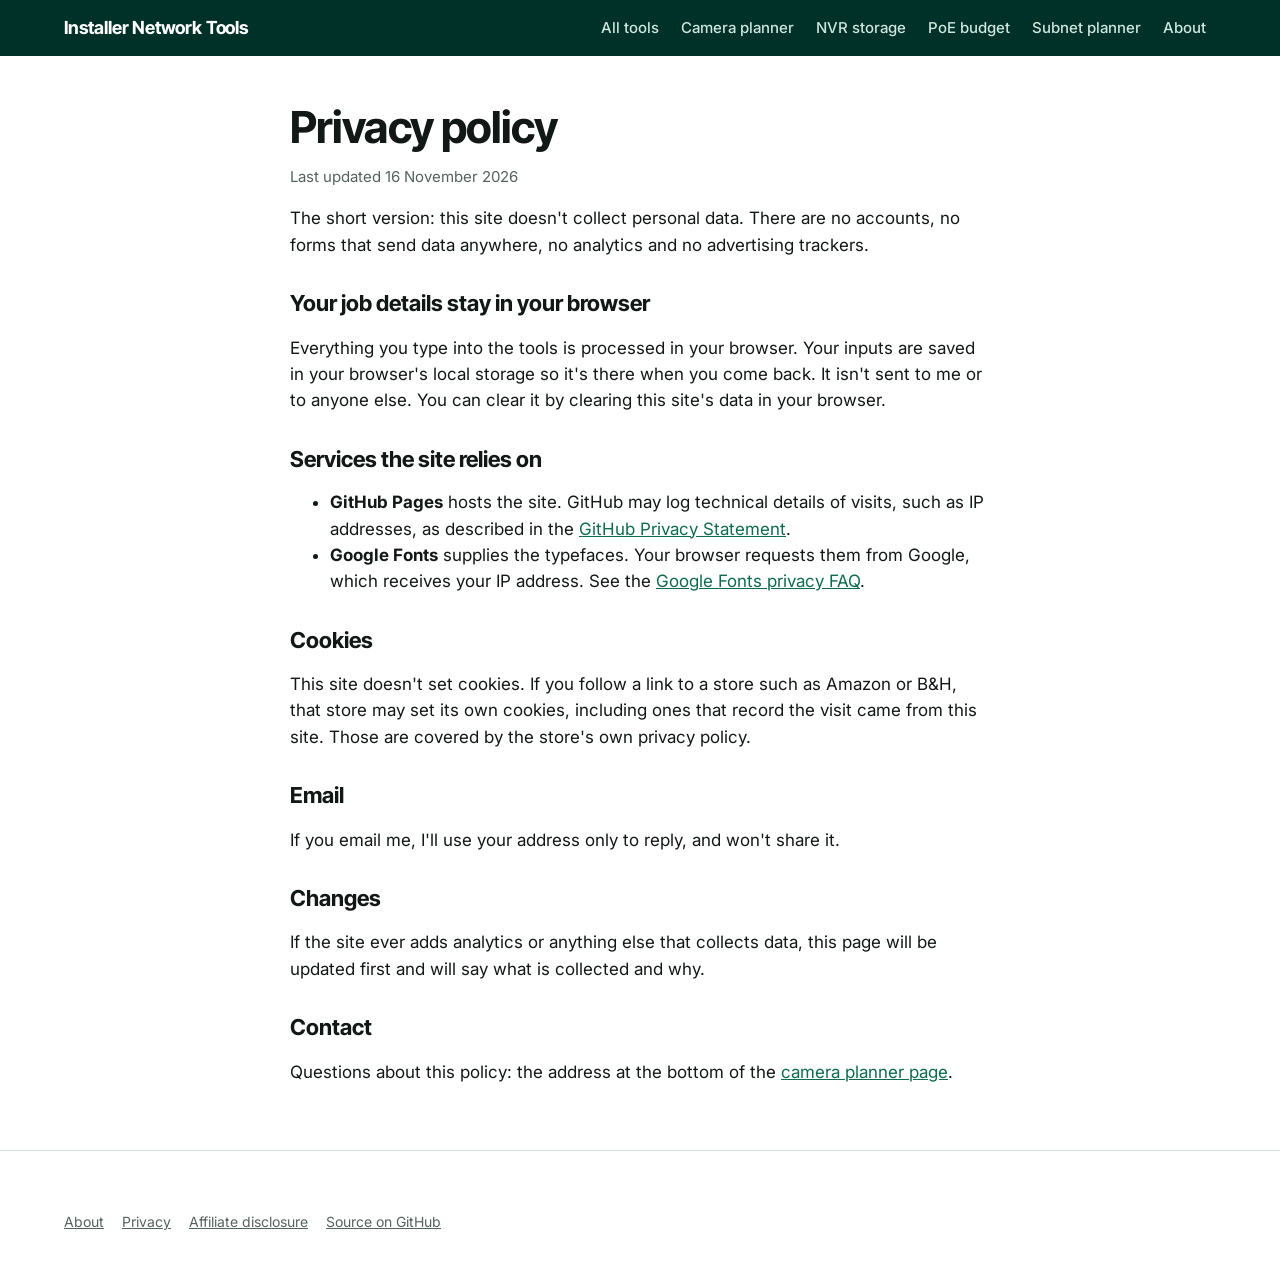
<file: privacy/index.html>
<!DOCTYPE html>
<html lang="en">
<head>
<meta charset="utf-8">
<meta name="viewport" content="width=device-width, initial-scale=1">
<title>Privacy policy, Installer Network Tools</title>
<meta name="description" content="Installer Network Tools collects no personal data. Job details stay in your browser.">
<link rel="canonical" href="https://evilinhunter.github.io/camera-network-planner/privacy/">
<meta property="og:type" content="website">
<meta property="og:site_name" content="Installer Network Tools">
<meta property="og:title" content="Privacy policy, Installer Network Tools">
<meta property="og:description" content="Installer Network Tools collects no personal data. Job details stay in your browser.">
<meta property="og:url" content="https://evilinhunter.github.io/camera-network-planner/privacy/">
<meta property="og:image" content="https://evilinhunter.github.io/camera-network-planner/docs/faceplates.png">
<meta name="twitter:card" content="summary_large_image">
<link rel="preconnect" href="https://fonts.googleapis.com">
<link href="https://fonts.googleapis.com/css2?family=Inter+Tight:wght@600;700&family=Inter:wght@400;500;600&display=swap" rel="stylesheet">
<link rel="stylesheet" href="../assets/site.css">
</head>
<body data-root="../" data-page="privacy">
<header id="site-header"></header>
<main class="band"><div class="wrap prose">
<h1>Privacy policy</h1>
<p class="meta">Last updated 16 November 2026</p>
<p>The short version: this site doesn't collect personal data. There are no accounts, no forms that send data anywhere, no analytics and no advertising trackers.</p>
<h2>Your job details stay in your browser</h2>
<p>Everything you type into the tools is processed in your browser. Your inputs are saved in your browser's local storage so it's there when you come back. It isn't sent to me or to anyone else. You can clear it by clearing this site's data in your browser.</p>
<h2>Services the site relies on</h2>
<ul>
<li><strong>GitHub Pages</strong> hosts the site. GitHub may log technical details of visits, such as IP addresses, as described in the <a href="https://docs.github.com/en/site-policy/privacy-policies/github-general-privacy-statement">GitHub Privacy Statement</a>.</li>
<li><strong>Google Fonts</strong> supplies the typefaces. Your browser requests them from Google, which receives your IP address. See the <a href="https://developers.google.com/fonts/faq/privacy">Google Fonts privacy FAQ</a>.</li>
</ul>
<h2>Cookies</h2>
<p>This site doesn't set cookies. If you follow a link to a store such as Amazon or B&amp;H, that store may set its own cookies, including ones that record the visit came from this site. Those are covered by the store's own privacy policy.</p>
<h2>Email</h2>
<p>If you email me, I'll use your address only to reply, and won't share it.</p>
<h2>Changes</h2>
<p>If the site ever adds analytics or anything else that collects data, this page will be updated first and will say what is collected and why.</p>
<h2>Contact</h2>
<p>Questions about this policy: <span data-contact></span>.</p>
</div></main>
<footer id="site-footer"></footer>
<script src="../assets/config.js"></script>
<script src="../assets/site.js"></script>
</body>
</html>
</file>
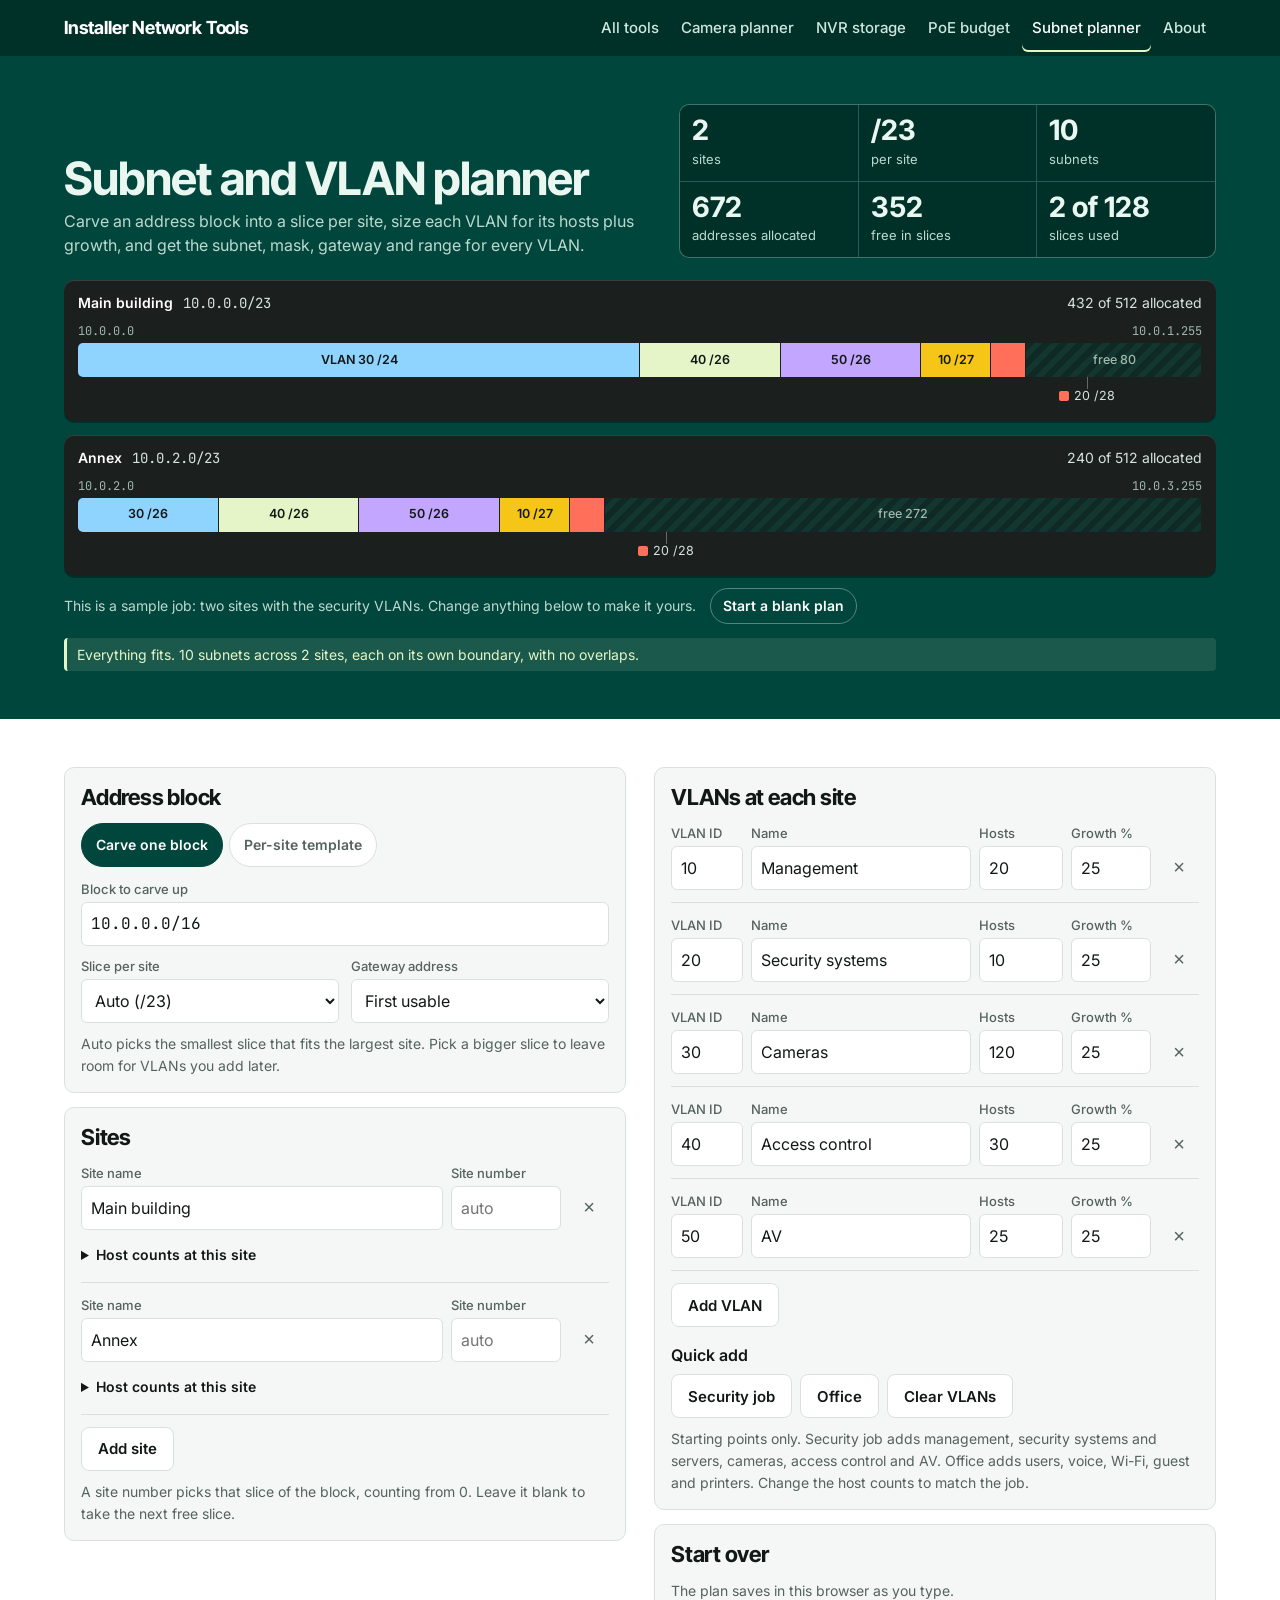
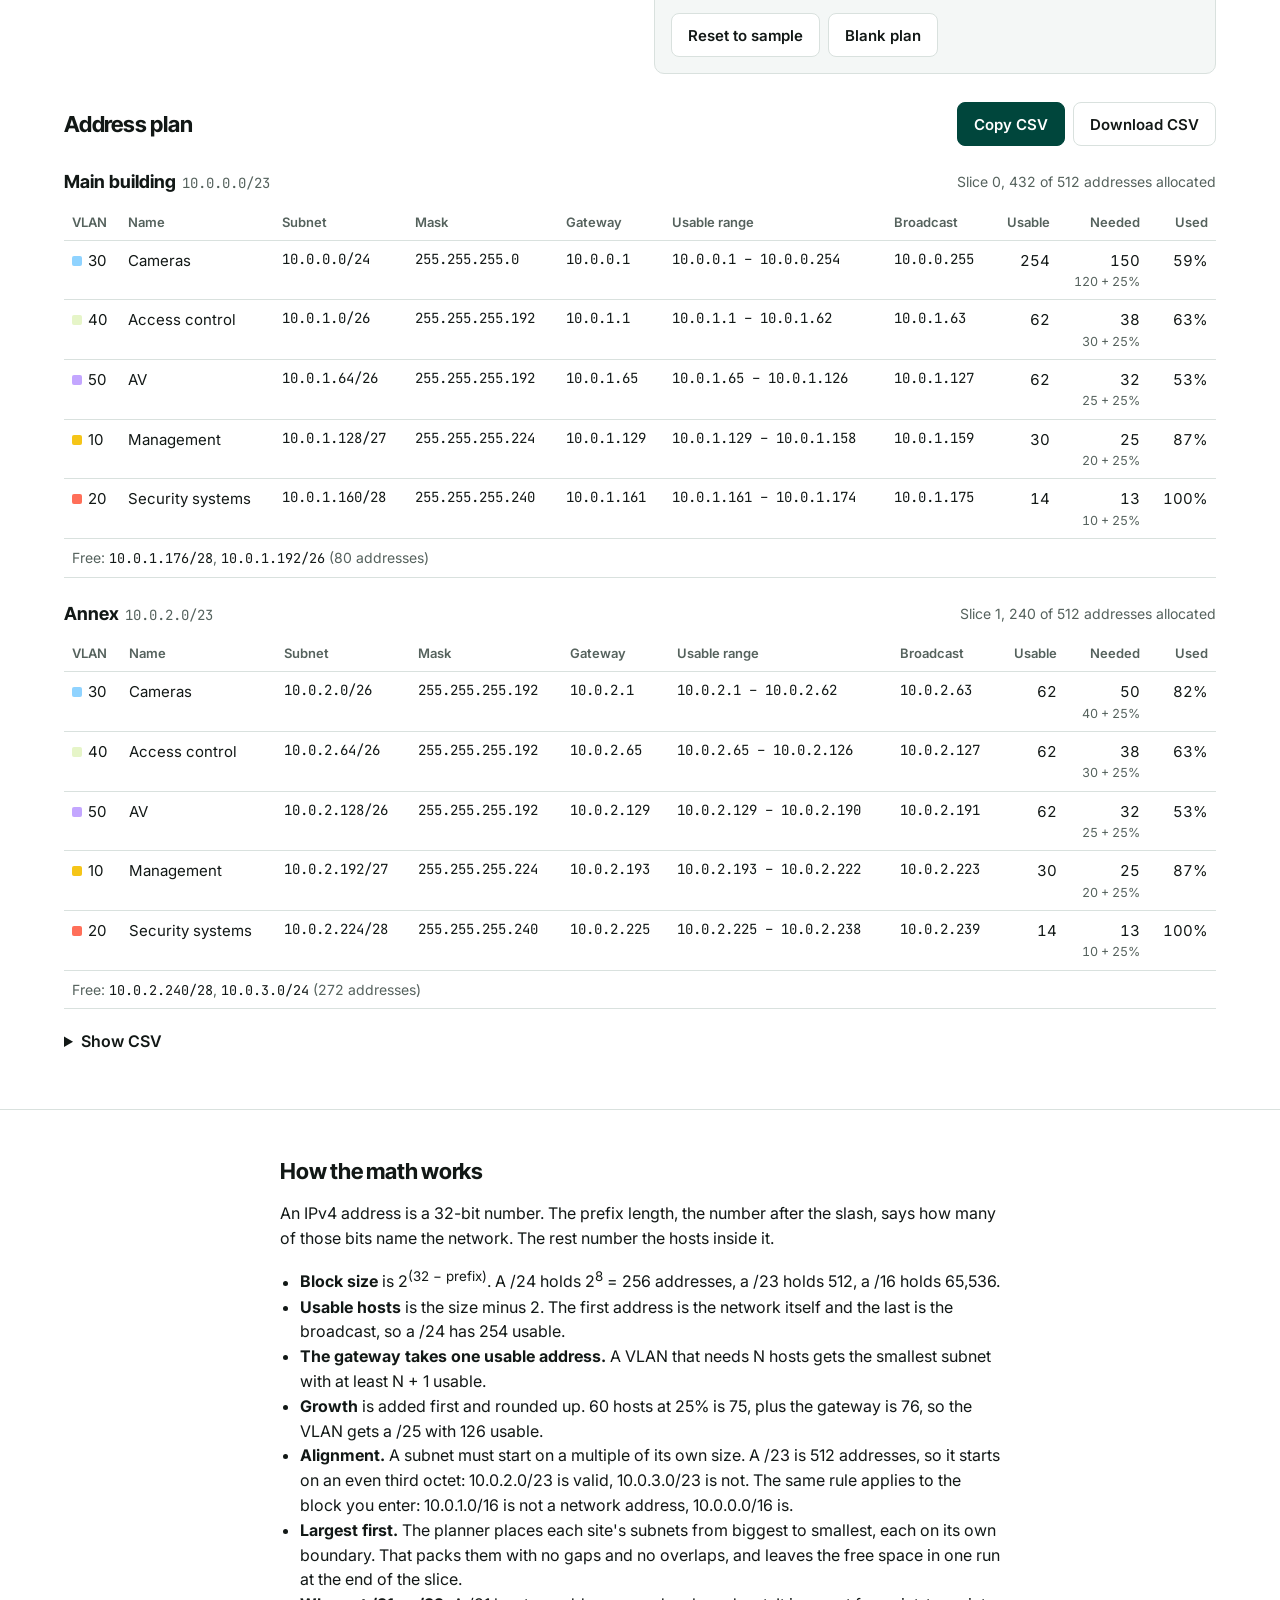
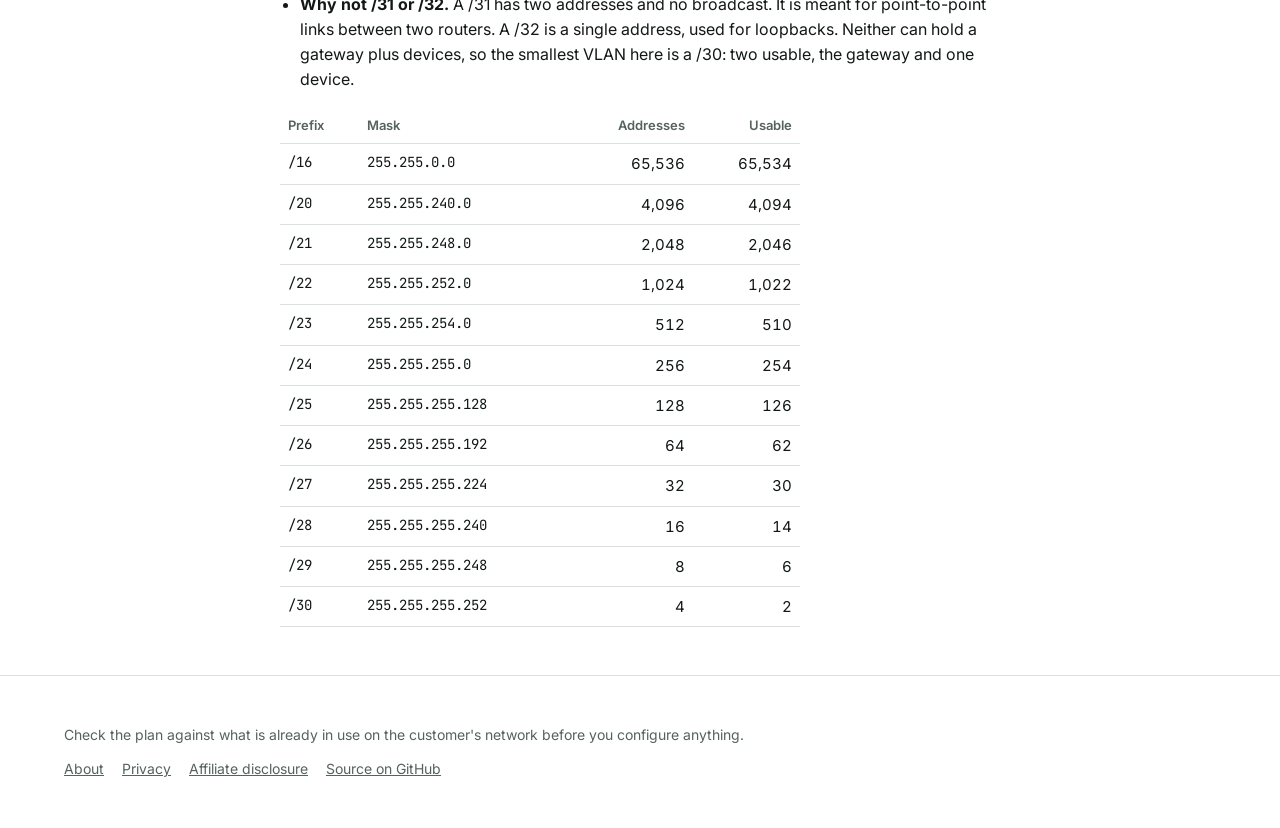
<file: subnet-vlan-planner/index.html>
<!DOCTYPE html>
<html lang="en">
<head>
<meta charset="utf-8">
<meta name="viewport" content="width=device-width, initial-scale=1">
<title>Subnet and VLAN Planner</title>
<meta name="description" content="Free subnet and VLAN planner for security, access control and office networks. Carve an address block into per-site slices, size each VLAN with growth, and export the plan as CSV.">
<link rel="canonical" href="https://evilinhunter.github.io/camera-network-planner/subnet-vlan-planner/">
<meta property="og:type" content="website">
<meta property="og:site_name" content="Installer Network Tools">
<meta property="og:title" content="Subnet and VLAN Planner">
<meta property="og:description" content="Free subnet and VLAN planner for security, access control and office networks. Carve an address block into per-site slices, size each VLAN with growth, and export the plan as CSV.">
<meta property="og:url" content="https://evilinhunter.github.io/camera-network-planner/subnet-vlan-planner/">
<meta property="og:image" content="https://evilinhunter.github.io/camera-network-planner/docs/faceplates.png">
<meta name="twitter:card" content="summary_large_image">
<link rel="preconnect" href="https://fonts.googleapis.com">
<link href="https://fonts.googleapis.com/css2?family=Inter+Tight:wght@600;700&family=Inter:wght@400;500;600&family=JetBrains+Mono:wght@400&display=swap" rel="stylesheet">
<link rel="stylesheet" href="../assets/site.css">
<style>
/* VOICE work tool for installers and the IT people they hand off to, precise and calm
   PICTURE each site's slice as a strip of address space, VLANs coloured like patch cables, free space dark
   COLOUR deep rack green band up top, white or dark body below
   TYPE Inter Tight 700 + Inter, JetBrains Mono for addresses
   LAYOUT title and figures over the address bars; inputs in two columns; full-width plan tables; phone stacks everything */
:root{--cam:#f5c518;--acs:#ff6f59;--sys:#8fd3ff;--mgmt:#e6f5c8;--park:#0f2a24;--warn:light-dark(#b3261e,#ff8a80);--ok:light-dark(#0d6b4f,#7fdcb4)}
.top{background:var(--rack);color:var(--onrack)}
h1{font:700 clamp(32px,4.4vw,46px)/1.05 "Inter Tight",Inter,sans-serif;letter-spacing:-.02em;margin:0 0 6px;text-wrap:balance}
h2{font:700 22px/1.2 "Inter Tight",Inter,sans-serif;margin:0 0 12px;letter-spacing:-.01em}
h3{font:600 16px/1.3 Inter,sans-serif;margin:18px 0 8px}
.sub{margin:0;color:#bcd9ce;max-width:62ch}
.head{display:grid;grid-template-columns:minmax(0,1.1fr) minmax(0,1fr);gap:24px;align-items:end;margin-bottom:22px}
.figs{display:grid;grid-template-columns:repeat(auto-fit,minmax(8.5em,1fr));gap:1px;background:#ffffff22;border:1px solid #ffffff22;border-radius:10px;overflow:hidden}
.fg{background:var(--rack2);padding:10px 12px}
.fg b{display:block;font:700 clamp(22px,2.6vw,28px)/1.1 "Inter Tight",sans-serif;white-space:nowrap}
.fg span{font-size:13px;color:#bcd9ce}
.bars{display:grid;gap:14px}
.sb{background:#1b1f1e;border-radius:10px;padding:12px 14px;box-shadow:inset 0 1px 0 #ffffff22,0 2px 0 #00000055}
.sbh{display:flex;flex-wrap:wrap;justify-content:space-between;gap:4px 16px;font-size:14px;color:#d7e4df;margin-bottom:8px}
.sbh b{color:#fff;font-weight:600}
.sbh .sc{margin-left:10px;white-space:nowrap}
.ends{display:flex;justify-content:space-between;gap:8px;font:12px "JetBrains Mono",ui-monospace,monospace;color:#9fb8ae;margin-bottom:4px}
.bar{display:flex;height:34px;border-radius:5px;overflow:hidden;background:var(--park)}
.sg{position:relative;flex:none;height:100%;display:flex;align-items:center;justify-content:center;overflow:hidden;color:#121816;font:600 12.5px/1 Inter,sans-serif;white-space:nowrap;box-shadow:inset -1px 0 0 #1b1f1e}
.sg.fr{background:repeating-linear-gradient(135deg,#0f2a24 0 6px,#143630 6px 12px);color:#9fb8ae;font-weight:500}
.sg>span{padding:0 4px}
.sg>span.out{display:none}
.lanes{position:relative;display:flex;flex-wrap:wrap;gap:4px 12px;margin-top:8px;font-size:12.5px;color:#d7e4df}
.lanes:empty{display:none}
.ol{display:inline-flex;align-items:center;gap:5px;white-space:nowrap}
.ol i{width:10px;height:10px;border-radius:2px;display:inline-block}
.lanes.placed{display:block;margin-top:0}
.lanes.placed .ol{position:absolute;line-height:18px}
.lanes .ld{position:absolute;top:0;width:1px;background:#ffffff55}
.hint{font-size:14px;color:#bcd9ce;margin:12px 0 0;display:flex;flex-wrap:wrap;gap:6px 14px;align-items:center}
.hint:empty{display:none}
.lk{font:600 14px Inter,sans-serif;background:none;border:1px solid #ffffff55;color:#fff;border-radius:999px;min-height:36px;padding:0 12px;cursor:pointer}
.warns{margin:14px 0 0;padding:0;list-style:none;display:grid;gap:6px}
.warns li{background:#ff6f5922;border-left:3px solid var(--acs);padding:6px 10px;border-radius:4px;font-size:14px;color:#ffe2dc}
.warns li.nt{background:#f5c5181a;border-color:var(--cam);color:#fbeab0}
.warns li.ok{background:#e6f5c81c;border-color:var(--mgmt);color:#e6f5c8}
.main{display:grid;grid-template-columns:repeat(2,minmax(0,1fr));gap:20px 28px;align-items:start}
.panel{background:var(--panel);border:1px solid var(--line);border-radius:10px;padding:16px}
.panel+.panel{margin-top:14px}
.grid2{display:grid;grid-template-columns:repeat(2,minmax(0,1fr));gap:10px 12px}
.full{grid-column:1/-1}
label{display:block;font-size:13px;color:var(--mute);font-weight:500}
input,select{font:16px Inter,sans-serif;color:var(--ink);background:var(--bg);border:1px solid var(--line);border-radius:6px;padding:8px 9px;width:100%;margin-top:3px;min-height:44px}
input.mono{font:16px "JetBrains Mono",ui-monospace,monospace}
input[type=number]{-moz-appearance:textfield}
input[type=number]::-webkit-inner-spin-button{-webkit-appearance:none}
input:focus,select:focus,button:focus-visible{outline:2px solid #0d7680;outline-offset:1px}
input[aria-invalid=true]{border-color:var(--warn)}
.fe{color:var(--warn);font-size:14px;margin:6px 0 0}
.fe:empty{display:none}
.seg{display:flex;flex-wrap:wrap;gap:6px;margin-bottom:12px}
.seg button{font:600 14px Inter,sans-serif;min-height:44px;padding:0 14px;border-radius:999px;border:1px solid var(--line);background:var(--bg);color:var(--mute);cursor:pointer}
.seg button[aria-checked=true]{background:var(--rack);border-color:var(--rack);color:#fff}
body[data-mode=tpl] .onBlock,body[data-mode=block] .onTpl{display:none}
.srow{padding:12px 0;border-bottom:1px solid var(--line)}
.srow:first-child,.vrow:first-child{padding-top:0}
.sf2{display:grid;grid-template-columns:minmax(0,1fr) 110px 40px;gap:8px;align-items:end}
.vrow{display:grid;grid-template-columns:72px minmax(0,1fr) 84px 80px 40px;gap:8px;align-items:end;padding:12px 0;border-bottom:1px solid var(--line)}
.x{min-height:44px;border:0;background:none;color:var(--mute);font-size:20px;cursor:pointer;border-radius:6px;padding:0}
.x:hover{background:var(--line);color:var(--ink)}
.ov{margin-top:8px}
.ov summary{cursor:pointer;font-size:14px;font-weight:600;min-height:32px;display:list-item;padding-top:6px;color:var(--ink)}
.ovg{display:grid;grid-template-columns:repeat(auto-fill,minmax(150px,1fr));gap:8px 12px;margin-top:6px}
.ovg label{white-space:nowrap;overflow:hidden;text-overflow:ellipsis}
button.b{font:600 15px Inter,sans-serif;min-height:44px;padding:0 16px;border-radius:8px;border:1px solid var(--line);background:var(--bg);color:var(--ink);cursor:pointer}
button.b:hover{border-color:var(--mute)}
button.p{background:var(--rack);color:#fff;border-color:var(--rack)}
.row{display:flex;flex-wrap:wrap;gap:8px;margin-top:12px}
.note{font-size:14px;color:var(--mute);margin:10px 0 0}
.res{margin-top:28px}
.cp{display:flex;justify-content:space-between;align-items:center;gap:10px;flex-wrap:wrap;margin-bottom:10px}
.cp .row{margin:0}
.site{margin-top:24px}
.site h3{margin:0;font:700 18px/1.3 "Inter Tight",Inter,sans-serif}
.site h3 .mono{font-weight:400;color:var(--mute);margin-left:6px}
.scroll{overflow-x:auto}
table{border-collapse:collapse;width:100%;font-size:15px}
th{text-align:left;font-weight:600;font-size:13px;color:var(--mute);border-bottom:1px solid var(--line);padding:8px 8px;white-space:nowrap}
td{border-bottom:1px solid var(--line);padding:8px 8px;vertical-align:top}
td.n,th.n{text-align:right;font-variant-numeric:tabular-nums;white-space:nowrap}
.mono{font-family:"JetBrains Mono",ui-monospace,monospace;font-size:14px}
td.mono,.nw{white-space:nowrap}
.sm{display:block;font-size:12.5px;color:var(--mute);font-weight:400}
.vl{display:none}
.chip{display:inline-block;width:10px;height:10px;border-radius:2px;margin-right:6px;vertical-align:0}
tr.bad td{color:var(--warn)}
tr.free td{color:var(--mute);font-size:14px}
tr.free .mono{color:var(--ink);font-size:13.5px}
.hi{font-weight:600;color:var(--warn)}
pre{background:var(--panel);border:1px solid var(--line);border-radius:8px;padding:14px;margin:10px 0 0;overflow-x:auto;font:13px/1.5 "JetBrains Mono",ui-monospace,monospace;max-height:420px}
details>summary{cursor:pointer;font-weight:600;min-height:32px}
.how{max-width:72ch}
.how p,.how li{font-size:16px}
.how ul{padding-left:20px}
.ref{max-width:520px;margin-top:12px}
code{font:14px "JetBrains Mono",ui-monospace,monospace;background:var(--panel);border:1px solid var(--line);border-radius:4px;padding:0 4px;white-space:nowrap}
@media(max-width:900px){.main,.head{grid-template-columns:minmax(0,1fr)}}
@media(max-width:600px){
 table{font-size:13px}th,td{padding:6px 4px}
 .stack thead{display:none}.stack tr{display:grid;padding-block:8px;border-bottom:1px solid var(--line)}
 .stack td{display:flex;justify-content:space-between;gap:12px;border:0;padding:2px 0;text-align:right}
 .stack td::before{content:attr(data-l);color:var(--mute);text-align:left;font-family:Inter,sans-serif;font-size:13px;white-space:nowrap}
 .stack td.h{font-weight:600;font-size:15px;justify-content:flex-start}.stack .sm{display:inline}.stack .vl{display:inline}.stack td.h::before{content:none}
 .stack tr.free td{display:block;text-align:left}.stack tr.free td::before{content:none}
 .stack .sm{margin-left:8px}
 .vrow{grid-template-columns:minmax(0,.8fr) minmax(0,1.2fr) 40px}
 .vrow .vn{grid-column:2}.vrow .x{grid-area:1/3}
 .sf2{grid-template-columns:minmax(0,1fr) 92px 40px}
 .grid2{grid-template-columns:minmax(0,1fr)}
}
</style>
</head>
<body data-root="../" data-page="subnets" data-mode="block">
<header id="site-header"></header>
<section class="band top">
 <div class="wrap">
  <div class="head">
   <div>
    <h1>Subnet and VLAN planner</h1>
    <p class="sub">Carve an address block into a slice per site, size each VLAN for its hosts plus growth, and get the subnet, mask, gateway and range for every VLAN.</p>
   </div>
   <div class="figs" id="figs"></div>
  </div>
  <div class="bars" id="bars"></div>
  <p class="hint" id="hint"></p>
  <ul class="warns" id="warns"></ul>
 </div>
</section>

<section class="band">
 <div class="wrap">
  <div class="main">
   <div>
    <div class="panel">
     <h2>Address block</h2>
     <div class="seg" role="radiogroup" aria-label="How sites get addresses" id="mode">
      <button type="button" role="radio" data-m="block">Carve one block</button>
      <button type="button" role="radio" data-m="tpl">Per-site template</button>
     </div>
     <div class="grid2">
      <div class="full onBlock"><label for="a-block">Block to carve up</label><input id="a-block" class="mono" spellcheck="false" autocomplete="off" autocapitalize="off"><p class="fe" id="e-block" role="alert"></p></div>
      <div class="full onTpl"><label for="a-tpl">Block for each site</label><input id="a-tpl" class="mono" spellcheck="false" autocomplete="off" autocapitalize="off"><p class="fe" id="e-tpl" role="alert"></p></div>
      <div class="onBlock"><label for="a-slice">Slice per site</label><select id="a-slice"></select></div>
      <div><label for="a-gw">Gateway address</label><select id="a-gw"><option value="first">First usable</option><option value="last">Last usable</option></select></div>
     </div>
     <p class="note onBlock">Auto picks the smallest slice that fits the largest site. Pick a bigger slice to leave room for VLANs you add later.</p>
     <p class="note onTpl"><code>{site}</code> is replaced by each site's number, so with <code>10.{site}.0.0/16</code> site 12 gets 10.12.0.0/16.</p>
    </div>
    <div class="panel">
     <h2>Sites</h2>
     <div id="sites"></div>
     <div class="row"><button type="button" class="b" id="addsite">Add site</button></div>
     <p class="note onBlock">A site number picks that slice of the block, counting from 0. Leave it blank to take the next free slice.</p>
     <p class="note onTpl">Each site's number fills <code>{site}</code>. Blank numbers count up from 1.</p>
    </div>
   </div>
   <div>
    <div class="panel">
     <h2>VLANs at each site</h2>
     <div id="vlans"></div>
     <div class="row"><button type="button" class="b" id="addvlan">Add VLAN</button></div>
     <h3>Quick add</h3>
     <div class="row" style="margin-top:0"><button type="button" class="b" data-preset="sec">Security job</button><button type="button" class="b" data-preset="office">Office</button><button type="button" class="b" id="clrv">Clear VLANs</button></div>
     <p class="note">Starting points only. Security job adds management, security systems and servers, cameras, access control and AV. Office adds users, voice, Wi-Fi, guest and printers. Change the host counts to match the job.</p>
    </div>
    <div class="panel">
     <h2>Start over</h2>
     <p class="note" style="margin-top:0">The plan saves in this browser as you type.</p>
     <div class="row"><button type="button" class="b" id="sample">Reset to sample</button><button type="button" class="b" id="blank">Blank plan</button></div>
    </div>
   </div>
  </div>

  <div class="res">
   <div class="cp"><h2 style="margin:0">Address plan</h2><div class="row"><button type="button" class="b p" id="cpcsv">Copy CSV</button><button type="button" class="b" id="dlcsv">Download CSV</button></div></div>
   <div id="out"></div>
   <details id="csvbox" style="margin-top:20px"><summary>Show CSV</summary><pre id="csv"></pre></details>
  </div>
 </div>
</section>

<section class="band" style="border-top:1px solid var(--line)">
 <div class="wrap how">
  <h2>How the math works</h2>
  <p>An IPv4 address is a 32-bit number. The prefix length, the number after the slash, says how many of those bits name the network. The rest number the hosts inside it.</p>
  <ul>
   <li><b>Block size</b> is 2<sup>(32 − prefix)</sup>. A /24 holds 2<sup>8</sup> = 256 addresses, a /23 holds 512, a /16 holds 65,536.</li>
   <li><b>Usable hosts</b> is the size minus 2. The first address is the network itself and the last is the broadcast, so a /24 has 254 usable.</li>
   <li><b>The gateway takes one usable address.</b> A VLAN that needs N hosts gets the smallest subnet with at least N + 1 usable.</li>
   <li><b>Growth</b> is added first and rounded up. 60 hosts at 25% is 75, plus the gateway is 76, so the VLAN gets a /25 with 126 usable.</li>
   <li><b>Alignment.</b> A subnet must start on a multiple of its own size. A /23 is 512 addresses, so it starts on an even third octet: 10.0.2.0/23 is valid, 10.0.3.0/23 is not. The same rule applies to the block you enter: 10.0.1.0/16 is not a network address, 10.0.0.0/16 is.</li>
   <li><b>Largest first.</b> The planner places each site's subnets from biggest to smallest, each on its own boundary. That packs them with no gaps and no overlaps, and leaves the free space in one run at the end of the slice.</li>
   <li><b>Why not /31 or /32.</b> A /31 has two addresses and no broadcast. It is meant for point-to-point links between two routers. A /32 is a single address, used for loopbacks. Neither can hold a gateway plus devices, so the smallest VLAN here is a /30: two usable, the gateway and one device.</li>
  </ul>
  <div class="scroll ref"><table id="reftab"><thead><tr><th>Prefix</th><th>Mask</th><th class="n">Addresses</th><th class="n">Usable</th></tr></thead><tbody></tbody></table></div>
 </div>
</section>
<footer id="site-footer">Check the plan against what is already in use on the customer's network before you configure anything.</footer>

<script src="../assets/config.js"></script>
<script>
{
/* ---------- Pure IPv4 math. Addresses are unsigned 32-bit integers held in Numbers. ---------- */
const SubnetMath = (() => {
 const size = p => Math.pow(2, 32 - p);
 const OCT = '(0|[1-9]\\d{0,2})';
 const IPRE = new RegExp(`^${OCT}\\.${OCT}\\.${OCT}\\.${OCT}$`);
 const ipToInt = s => {
  const m = String(s).trim().match(IPRE); if (!m) return null;
  const o = m.slice(1, 5).map(Number); if (o.some(x => x > 255)) return null;
  return ((o[0] << 24) | (o[1] << 16) | (o[2] << 8) | o[3]) >>> 0;
 };
 const intToIp = n => { n = n >>> 0; return [n >>> 24, (n >>> 16) & 255, (n >>> 8) & 255, n & 255].join('.'); };
 const maskInt = p => p <= 0 ? 0 : (0xFFFFFFFF << (32 - p)) >>> 0;
 const maskStr = p => intToIp(maskInt(p));
 const netOf = (ip, p) => (ip & maskInt(p)) >>> 0;
 const aligned = (net, p) => net % size(p) === 0;
 const usable = p => p > 30 ? 0 : size(p) - 2;
 const cidr = (net, p) => `${intToIp(net)}/${p}`;
 // Parse "a.b.c.d/p". Host bits must be zero; the error names the right network address.
 const parseCidr = (s, maxP = 32) => {
  const t = String(s == null ? '' : s).trim();
  if (!t) return { ok: false, error: 'Enter an address block, like 10.0.0.0/16.' };
  const m = t.match(/^([^/\s]+)\s*\/\s*(\d{1,2})$/);
  if (!m) return { ok: false, error: `${t} needs a prefix length after a slash, like 10.0.0.0/16.` };
  const ip = ipToInt(m[1]), p = +m[2];
  if (ip === null) return { ok: false, error: `${m[1]} is not an IPv4 address. Use four numbers from 0 to 255, like 10.0.0.0.` };
  if (p > 32) return { ok: false, error: `/${p} is not a prefix length. Use /0 to /32.` };
  if (p > maxP) return { ok: false, error: `A /${p} is too small to split into VLANs. Use /${maxP} or shorter.` };
  const net = netOf(ip, p);
  if (net !== ip) return { ok: false, error: `${t} is not a network address. A /${p} has to start at ${intToIp(net)}, so use ${cidr(net, p)}.`, fix: cidr(net, p) };
  return { ok: true, net, prefix: p, cidr: cidr(net, p) };
 };
 // Hosts plus growth, rounded up.
 const withGrowth = (h, g) => Math.ceil(h * (100 + g) / 100 - 1e-9);
 // Smallest subnet (largest prefix, /30 at most) with at least n usable addresses. -1 if none.
 const prefixFor = n => { n = Math.max(1, Math.ceil(n)); for (let p = 30; p >= 0; p--) if (usable(p) >= n) return p; return -1; };
 // Smallest prefix whose block holds `total` addresses.
 const blockFor = total => { for (let p = 32; p >= 0; p--) if (size(p) >= total) return p; return -1; };
 // Split [start, end) into the fewest aligned CIDR blocks.
 const rangeToCidrs = (start, end) => {
  const out = [];
  while (start < end) { let p = 0; while (p < 32 && !(start % size(p) === 0 && start + size(p) <= end)) p++; out.push({ net: start, prefix: p }); start += size(p); }
  return out;
 };
 const split = (net, p, np) => { const out = [], n = Math.pow(2, np - p); if (np < p || n > 65536) return out; for (let i = 0; i < n; i++) out.push({ net: net + i * size(np), prefix: np }); return out; };
 // VLSM: place requests largest first, each on its own boundary, inside base/sliceP.
 const vlsm = (base, sliceP, reqs) => {
  const end = base + size(sliceP), order = reqs.map((r, i) => i).sort((a, b) => reqs[a].prefix - reqs[b].prefix || a - b);
  const allocs = [], fail = []; let cur = base;
  order.forEach(i => {
   const r = reqs[i], sz = size(r.prefix);
   const start = Math.ceil(cur / sz) * sz;
   if (r.prefix < sliceP || start + sz > end) { fail.push(i); return; }
   allocs.push({ i, net: start, prefix: r.prefix }); cur = start + sz;
  });
  allocs.sort((a, b) => a.net - b.net);
  const free = []; let c = base;
  allocs.forEach(a => { if (a.net > c) free.push(...rangeToCidrs(c, a.net)); c = a.net + size(a.prefix); });
  if (c < end) free.push(...rangeToCidrs(c, end));
  return { allocs, fail, free };
 };
 const info = (net, p, gw) => {
  const first = net + 1, last = net + size(p) - 2;
  return { subnet: cidr(net, p), mask: maskStr(p), gateway: intToIp(gw === 'last' ? last : first), first: intToIp(first), last: intToIp(last), broadcast: intToIp(net + size(p) - 1), usable: usable(p) };
 };
 // True when no two blocks overlap and every block sits on its own boundary.
 const check = list => {
  const s = list.slice().sort((a, b) => a.net - b.net);
  return s.every((b, i) => aligned(b.net, b.prefix) && (i === 0 || s[i - 1].net + size(s[i - 1].prefix) <= b.net));
 };
 const contains = (outer, inner) => inner.net >= outer.net && inner.net + size(inner.prefix) <= outer.net + size(outer.prefix);
 const isPrivate = n => netOf(n, 8) === 0x0A000000 || netOf(n, 12) === 0xAC100000 || netOf(n, 16) === 0xC0A80000;
 return { ipToInt, intToIp, maskInt, maskStr, netOf, aligned, size, usable, cidr, parseCidr, withGrowth, prefixFor, blockFor, rangeToCidrs, split, vlsm, info, check, contains, isPrivate };
})();
window.SubnetMath = SubnetMath;
const M = SubnetMath;

/* ---------- Plan state ---------- */
const KEY = 'subnetplan.v1';
const PRESETS = {
 sec: [[10, 'Management', 20], [20, 'Security systems', 10], [30, 'Cameras', 120], [40, 'Access control', 30], [50, 'AV', 25]],
 office: [[100, 'Users', 200], [110, 'Voice', 100], [120, 'Wi-Fi', 250], [130, 'Guest', 250], [140, 'Printers', 20]]
};
let uidN = 0;
const uid = () => 'v' + Date.now().toString(36) + (uidN++);
const SAMPLE = {
 sample: true, mode: 'block', block: '10.0.0.0/16', tpl: '10.{site}.0.0/16', slice: 'auto', gw: 'first',
 sites: [{ name: 'Main building', num: '', o: {} }, { name: 'Annex', num: '', o: { s3: 40 } }],
 vlans: PRESETS.sec.map((r, i) => ({ u: 's' + (i + 1), id: r[0], name: r[1], hosts: r[2], growth: 25 }))
};
const COLORS = ['#f5c518', '#ff6f59', '#8fd3ff', '#e6f5c8', '#c3a6ff', '#5fd4c4', '#ffb366', '#ff9ecf', '#a9c4ff', '#b8e986', '#e0c097', '#7fe0ff'];
const clone = o => JSON.parse(JSON.stringify(o));
const fix = x => {
 if (!x || typeof x !== 'object' || !Array.isArray(x.sites) || !Array.isArray(x.vlans)) return null;
 const y = Object.assign(clone(SAMPLE), x);
 y.mode = y.mode === 'tpl' ? 'tpl' : 'block';
 y.gw = y.gw === 'last' ? 'last' : 'first';
 y.sites = y.sites.filter(s => s && typeof s === 'object').map(s => ({ name: String(s.name == null ? '' : s.name), num: s.num == null ? '' : s.num, o: s.o && typeof s.o === 'object' ? s.o : {} }));
 y.vlans = y.vlans.filter(v => v && typeof v === 'object').map(v => ({ u: v.u || uid(), id: v.id, name: String(v.name == null ? '' : v.name), hosts: v.hosts, growth: v.growth }));
 return y;
};
let S = clone(SAMPLE);
try { const x = fix(JSON.parse(localStorage.getItem(KEY) || 'null')); if (x) S = x; } catch (e) {}
const save = () => { try { localStorage.setItem(KEY, JSON.stringify(S)); } catch (e) {} };

const $ = id => document.getElementById(id);
const esc = s => String(s).replace(/[&<>"]/g, c => ({ '&': '&amp;', '<': '&lt;', '>': '&gt;', '"': '&quot;' }[c]));
const fmt = n => Number(n).toLocaleString('en-US');
const blank = v => v === '' || v == null || (typeof v === 'string' && !v.trim());
const intOr = (v, d) => { if (blank(v)) return d; const n = Number(v); return Number.isFinite(n) ? n : NaN; };
const plural = (n, w, ws) => `${fmt(n)} ${n === 1 ? w : (ws || w + 's')}`;

/* ---------- Build the plan ---------- */
function plan() {
 const errs = [], notes = [], fields = { block: '', tpl: '' };
 const R = { errs, notes, fields, sites: [], rows: [], sliceP: null, block: null, nSlices: 0 };

 // VLANs
 const V = [], seen = {};
 S.vlans.forEach((v, i) => {
  const id = intOr(v.id, NaN), name = v.name.trim() || `VLAN ${blank(v.id) ? i + 1 : v.id}`;
  const hosts = intOr(v.hosts, NaN), growth = intOr(v.growth, 0);
  const label = `VLAN ${blank(v.id) ? '(no ID)' : v.id} ${v.name.trim() ? '(' + v.name.trim() + ')' : ''}`.trim();
  let ok = true;
  if (!Number.isInteger(id) || id < 1 || id > 4094) { errs.push(`${label}: a VLAN ID must be a whole number from 1 to 4094.`); ok = false; }
  else if (seen[id] !== undefined) { errs.push(`VLAN ${id} is listed twice. Give each VLAN its own ID.`); ok = false; }
  else { seen[id] = i; if (id === 1) notes.push('VLAN 1 is the default VLAN on most switches. Use another ID for a production network.'); if (id >= 1002 && id <= 1005) notes.push(`VLAN ${id} is reserved on many Cisco switches. Pick an ID outside 1002 to 1005.`); }
  if (!Number.isInteger(hosts) || hosts < 1) { errs.push(`${label}: enter how many hosts it needs, 1 or more.`); ok = false; }
  if (!Number.isFinite(growth) || growth < 0 || growth > 1000) { errs.push(`${label}: growth must be 0 to 1000%.`); ok = false; }
  V.push({ i, u: v.u, id, name, hosts, growth, ok, color: COLORS[i % COLORS.length] });
 });
 R.V = V;

 // What each site needs
 const sites = S.sites.map((s, i) => ({ i, name: s.name.trim() || `Site ${i + 1}`, numRaw: s.num, o: s.o || {} }));
 sites.forEach(st => {
  st.reqs = [];
  V.forEach(v => {
   if (!v.ok) return;
   let h = v.hosts; const ov = st.o[v.u];
   if (!blank(ov)) { const n = Number(ov); if (Number.isInteger(n) && n >= 0) h = n; else errs.push(`${st.name}: the host count for ${v.name} must be a whole number, 0 or more.`); }
   if (h === 0) return; // left out at this site
   const need = M.withGrowth(h, v.growth), prefix = M.prefixFor(need + 1);
   if (prefix < 0) { errs.push(`${st.name}: ${v.name} needs ${fmt(need)} hosts, more than any IPv4 subnet holds.`); return; }
   st.reqs.push({ v, hosts: h, need, prefix });
  });
  st.total = st.reqs.reduce((a, r) => a + M.size(r.prefix), 0);
  st.minP = st.reqs.length ? Math.min(30, M.blockFor(st.total)) : 30;
 });
 if (!sites.length) errs.push('Add at least one site.');
 if (!V.length) notes.push('Add VLANs, or use a quick-add list, to fill the plan.');

 // Where each site's slice goes
 if (S.mode === 'block') {
  const B = M.parseCidr(S.block, 30);
  if (!B.ok) { errs.unshift(B.error); fields.block = B.error; return R; }
  R.block = B;
  if (!M.isPrivate(B.net)) notes.push(`${B.cidr} is not inside a private range (10.0.0.0/8, 172.16.0.0/12 or 192.168.0.0/16). Check with IT that it is yours to use.`);
  let sliceP;
  if (S.slice === 'auto') {
   const big = sites.reduce((a, s) => (!a || s.minP < a.minP ? s : a), null);
   sliceP = big ? big.minP : 24;
   if (sliceP < B.prefix) {
    const want = M.cidr(M.netOf(B.net, sliceP), sliceP);
    errs.push(`${big.name} needs a /${sliceP} (${fmt(M.size(sliceP))} addresses) but the whole block is a /${B.prefix}. Use a bigger block, like ${want} or larger, or lower the host counts or growth.`);
    fields.block = `Too small for ${big.name}.`;
    return R;
   }
  } else {
   sliceP = +S.slice;
   if (!(sliceP >= B.prefix && sliceP <= 30)) { sliceP = B.prefix; notes.push(`The slice size was bigger than the block, so each site now uses the whole /${B.prefix}.`); }
  }
  R.sliceP = sliceP;
  const nSlices = Math.pow(2, sliceP - B.prefix); R.nSlices = nSlices;
  const taken = {};
  let bad = false;
  sites.forEach(st => {
   if (blank(st.numRaw)) return;
   const n = Number(st.numRaw);
   if (!Number.isInteger(n) || n < 0) { errs.push(`${st.name}: the site number must be a whole number, 0 or more.`); bad = true; return; }
   if (n >= nSlices) { errs.push(`${st.name} is site ${n}, but a /${B.prefix} cut into /${sliceP} slices has slices 0 to ${nSlices - 1}. Use a lower number, a bigger block or a smaller slice.`); bad = true; return; }
   if (taken[n] !== undefined) { errs.push(`${sites[taken[n]].name} and ${st.name} both use site number ${n}. Give each site its own number.`); bad = true; return; }
   taken[n] = st.i; st.idx = n;
  });
  let next = 0, short = 0;
  sites.forEach(st => {
   if (st.idx !== undefined || !blank(st.numRaw)) return;
   while (next < nSlices && taken[next] !== undefined) next++;
   if (next >= nSlices) { short++; return; }
   taken[next] = st.i; st.idx = next;
  });
  if (short) {
   const want = Object.keys(taken).length + short, np = sliceP - Math.ceil(Math.log2(want));
   const sug = np >= 0 ? `Use a bigger block, like ${M.cidr(M.netOf(B.net, np), np)}, or a smaller slice.` : 'Use a smaller slice.';
   errs.push(`${plural(sites.length, 'site')} at /${sliceP} each will not fit in ${B.cidr}, which has room for ${plural(nSlices, 'slice')}. ${sug}`);
   fields.block = 'Not enough room for every site.';
  }
  sites.forEach(st => { if (st.idx !== undefined) { st.base = B.net + st.idx * M.size(sliceP); st.prefix = sliceP; st.where = `slice ${st.idx}`; } });
 } else {
  const t = String(S.tpl || '').trim();
  if (!/\{site\}/.test(t)) { const e = 'Put {site} in the template where the site number goes, like 10.{site}.0.0/16.'; errs.unshift(e); fields.tpl = e; return R; }
  const blocks = [];
  sites.forEach((st, k) => {
   const n = blank(st.numRaw) ? k + 1 : Number(st.numRaw);
   if (!Number.isInteger(n) || n < 0) { errs.push(`${st.name}: the site number must be a whole number, 0 or more.`); return; }
   const B = M.parseCidr(t.replace(/\{site\}/g, n), 30);
   if (!B.ok) {
    errs.push(B.fix ? `${st.name} (site ${n}) gets ${t.replace(/\{site\}/g, n)}, which is not a network address for a /${t.split('/')[1]}. Put {site} in an octet the prefix fully covers, like 10.{site}.0.0/16 or 172.16.{site}.0/24.` : `${st.name} (site ${n}): ${B.error}`);
    fields.tpl = 'Check the template against the site numbers.'; return;
   }
   const clash = blocks.find(b => M.contains(b.B, B) || M.contains(B, b.B));
   if (clash) { errs.push(`${clash.st.name} and ${st.name} land on the same block, ${B.cidr}. Give each site its own number.`); return; }
   blocks.push({ st, B });
   st.base = B.net; st.prefix = B.prefix; st.where = `site ${n}`;
   if (!M.isPrivate(B.net) && !notes.some(x => x.includes('private range'))) notes.push(`${B.cidr} is not inside a private range (10.0.0.0/8, 172.16.0.0/12 or 192.168.0.0/16). Check with IT that it is yours to use.`);
  });
  const ps = [...new Set(blocks.map(b => b.B.prefix))]; R.sliceP = ps.length === 1 ? ps[0] : null;
 }

 // VLSM inside each slice
 const all = [];
 sites.forEach(st => {
  if (st.base === undefined) return;
  const res = M.vlsm(st.base, st.prefix, st.reqs), sz = M.size(st.prefix);
  const rows = res.allocs.map(a => {
   const r = st.reqs[a.i], inf = M.info(a.net, a.prefix, S.gw);
   all.push({ net: a.net, prefix: a.prefix });
   return Object.assign({ site: st.name, v: r.v, hosts: r.hosts, need: r.need, net: a.net, prefix: a.prefix, pct: Math.round((r.need + 1) / inf.usable * 100) }, inf);
  });
  const fails = res.fail.map(i => st.reqs[i]);
  if (fails.length) {
   const names = fails.map(r => r.v.name).join(', ');
   let fixTxt;
   if (S.mode === 'tpl') fixTxt = `Use a template with a shorter prefix, /${st.minP} or less, lower the host counts, or lower growth.`;
   else fixTxt = `Pick a /${st.minP} slice or bigger, lower the host counts, or lower growth.`;
   // Would a lower growth fit?
   const maxG = Math.max(...st.reqs.map(r => r.v.growth));
   const g = [20, 15, 10, 5, 0].find(g => g < maxG && st.reqs.reduce((a, r) => a + M.size(M.prefixFor(M.withGrowth(r.hosts, Math.min(g, r.v.growth)) + 1)), 0) <= sz);
   if (g !== undefined) fixTxt += ` It fits with growth at ${g}% or less.`;
   errs.push(`${st.name}: ${names} ${fails.length > 1 ? 'do' : 'does'} not fit. The /${st.prefix} slice holds ${fmt(sz)} addresses and this site needs ${fmt(st.total)}. ${fixTxt}`);
  }
  const used = rows.reduce((a, r) => a + M.size(r.prefix), 0);
  R.sites.push({ name: st.name, where: st.where, base: st.base, prefix: st.prefix, cidr: M.cidr(st.base, st.prefix), size: sz, used, rows, fails, free: res.free, minP: st.minP });
  R.rows.push(...rows);
 });
 R.sites.sort((a, b) => a.base - b.base);
 if (!M.check(all) || !R.sites.every(s => s.rows.every(r => M.contains({ net: s.base, prefix: s.prefix }, r)))) errs.push('Internal check failed: two subnets overlap. Please report this plan.');
 R.ok = M.check(all);
 return R;
}

/* ---------- CSV ---------- */
const CSV_COLS = ['site', 'vlan_id', 'name', 'subnet', 'mask', 'gateway', 'first_usable', 'last_usable', 'broadcast', 'usable_hosts', 'hosts_needed'];
const csvCell = v => { let s = String(v); if (/^[=+\-@]/.test(s)) s = "'" + s; return /[",\r\n]/.test(s) ? `"${s.replace(/"/g, '""')}"` : s; };
const csvOf = R => [CSV_COLS.join(',')].concat(R.sites.flatMap(s => s.rows.map(r => [r.site, r.v.id, r.v.name, r.subnet, r.mask, r.gateway, r.first, r.last, r.broadcast, r.usable, r.need].map(csvCell).join(',')))).join('\n') + '\n';

/* ---------- Render: top band ---------- */
let R = null;
function band(R) {
 const subnets = R.rows.length, used = R.sites.reduce((a, s) => a + s.used, 0), free = R.sites.reduce((a, s) => a + s.size - s.used, 0);
 const F = [[R.sites.length, R.sites.length === 1 ? 'site' : 'sites'], [R.sliceP === null ? (R.sites.length ? 'mixed' : '–') : '/' + R.sliceP, 'per site'], [subnets, subnets === 1 ? 'subnet' : 'subnets'], [fmt(used), 'addresses allocated'], [fmt(free), 'free in slices']];
 if (S.mode === 'block' && R.block && R.nSlices) F.push([`${R.sites.length} of ${fmt(R.nSlices)}`, 'slices used']);
 $('figs').innerHTML = F.map(f => `<div class="fg"><b>${f[0]}</b><span>${f[1]}</span></div>`).join('');

 $('bars').innerHTML = R.sites.map((s, si) => {
  const segs = []; let c = s.base;
  const freeSeg = (a, b) => segs.push({ free: true, a, b });
  s.rows.forEach(r => { if (r.net > c) freeSeg(c, r.net); segs.push({ r, a: r.net, b: r.net + M.size(r.prefix) }); c = r.net + M.size(r.prefix); });
  if (c < s.base + s.size) freeSeg(c, s.base + s.size);
  const outs = [];
  const html = segs.map((g, k) => {
   const pct = (g.b - g.a) / s.size * 100, w = `width:${pct.toFixed(4)}%`;
   if (g.free) return `<div class="sg fr" style="${w}" title="Free ${esc(M.intToIp(g.a))} to ${esc(M.intToIp(g.b - 1))}">${pct >= 8 ? `<span>free ${fmt(g.b - g.a)}</span>` : ''}</div>`;
   const lab = `${g.r.v.id} /${g.r.prefix}`, inside = pct >= 4;
   if (!inside) outs.push(`<span class="ol" data-seg="${k}"><i style="background:${g.r.v.color}"></i>${esc(lab)}</span>`);
   return `<div class="sg" data-k="${k}" style="${w};background:${g.r.v.color}" title="VLAN ${g.r.v.id} ${esc(g.r.v.name)} ${g.r.subnet}"><span class="${inside ? '' : 'out'}">${esc(inside && pct >= 16 ? 'VLAN ' + lab : lab)}</span></div>`;
  }).join('');
  return `<div class="sb"><div class="sbh"><span><b>${esc(s.name)}</b><span class="mono sc">${s.cidr}</span></span><span>${fmt(s.used)} of ${fmt(s.size)} allocated</span></div>
<div class="ends"><span>${M.intToIp(s.base)}</span><span>${M.intToIp(s.base + s.size - 1)}</span></div>
<div class="bar" role="img" aria-label="${esc(s.name)}: ${s.rows.map(r => 'VLAN ' + r.v.id + ' ' + r.subnet).join(', ')}, ${fmt(s.size - s.used)} addresses free">${html}</div>
<div class="lanes">${outs.join('')}</div></div>`;
 }).join('');
 layoutBars();

 const li = [];
 R.errs.forEach(e => li.push(`<li>${esc(e)}</li>`));
 R.notes.forEach(e => li.push(`<li class="nt">${esc(e)}</li>`));
 if (!R.errs.length && R.rows.length) li.push(`<li class="ok">Everything fits. ${plural(R.rows.length, 'subnet')} across ${plural(R.sites.length, 'site')}, each on its own boundary, with no overlaps.</li>`);
 $('warns').innerHTML = li.join('');
 $('hint').innerHTML = S.sample ? `<span>This is a sample job: two sites with the security VLANs. Change anything below to make it yours.</span><button type="button" class="lk" id="toblank">Start a blank plan</button>` : '';
}

// Labels for segments too narrow to hold one: placed under the bar in lanes, with a leader line.
function layoutBars() {
 document.querySelectorAll('#bars .sb').forEach(sb => {
  const bar = sb.querySelector('.bar'), lanes = sb.querySelector('.lanes'), W = bar.clientWidth;
  if (!W) return;
  // Move inside labels that do not fit out to the lanes.
  bar.querySelectorAll('.sg[data-k]>span:not(.out)').forEach(sp => {
   const sg = sp.parentNode;
   if (sp.scrollWidth > sg.clientWidth - 2) {
    sp.classList.add('out'); sp.textContent = sp.textContent.replace(/^VLAN /, '');
    if (!lanes.querySelector(`[data-seg="${sg.dataset.k}"]`)) {
     const ol = document.createElement('span'); ol.className = 'ol'; ol.dataset.seg = sg.dataset.k;
     ol.innerHTML = `<i style="background:${sg.style.background}"></i>${esc(sp.textContent)}`; lanes.appendChild(ol);
    }
   }
  });
  lanes.querySelectorAll('.ld').forEach(x => x.remove());
  const labels = [...lanes.querySelectorAll('.ol')];
  if (!labels.length) { lanes.classList.remove('placed'); lanes.style.height = ''; return; }
  lanes.classList.add('placed');
  const segOf = ol => bar.querySelector(`.sg[data-k="${ol.dataset.seg}"]`);
  const items = labels.map(ol => { const sg = segOf(ol); return { ol, cx: sg.offsetLeft + sg.offsetWidth / 2, w: ol.offsetWidth }; }).sort((a, b) => a.cx - b.cx);
  // Pick the highest lane and position where the label clears other labels and no leader line crosses it.
  const placed = [], LH = 20, TOP = 10;
  const fits = (x, w, cx, L) => placed.every(p => p.lane === L ? (x >= p.x + p.w + 8 || x + w + 8 <= p.x)
   : p.lane < L ? !(cx >= p.x - 4 && cx <= p.x + p.w + 4) : !(p.cx >= x - 4 && p.cx <= x + w + 4));
  items.forEach(it => {
   const cl = x => Math.max(0, Math.min(W - it.w, x)), xs = [cl(it.cx - it.w / 2), cl(it.cx - 6), cl(it.cx - it.w + 6)];
   let best = null;
   for (let L = 0; L < 14 && !best; L++) for (const x of xs) if (fits(x, it.w, it.cx, L)) { best = { x, lane: L }; break; }
   if (!best) best = { x: xs[0], lane: placed.reduce((a, p) => Math.max(a, p.lane + 1), 0) };
   placed.push({ x: best.x, w: it.w, cx: it.cx, lane: best.lane });
   it.ol.style.left = best.x + 'px'; it.ol.style.top = (TOP + best.lane * LH) + 'px';
   const ld = document.createElement('i'); ld.className = 'ld'; ld.style.left = Math.round(it.cx) + 'px'; ld.style.height = (TOP + best.lane * LH + 2) + 'px'; lanes.insertBefore(ld, lanes.firstChild);
  });
  const nL = placed.reduce((a, p) => Math.max(a, p.lane + 1), 0);
  lanes.style.height = (TOP + nL * LH + 2) + 'px';
 });
}

/* ---------- Render: plan tables ---------- */
function out(R) {
 if (!R.sites.length) { $('out').innerHTML = `<p class="note">Nothing to show yet. Fix the items in the green band above and the plan appears here.</p>`; }
 else $('out').innerHTML = R.sites.map(s => {
  const freeN = s.size - s.used;
  const rows = s.rows.map(r => `<tr><td class="h" data-l="VLAN"><span class="nw"><span class="chip" style="background:${r.v.color}"></span><span class="vl">VLAN </span>${r.v.id}</span></td><td data-l="Name">${esc(r.v.name)}</td>`
   + `<td class="mono" data-l="Subnet">${r.subnet}</td><td class="mono" data-l="Mask">${r.mask}</td><td class="mono" data-l="Gateway">${r.gateway}</td>`
   + `<td class="mono" data-l="Usable range">${r.first} – ${r.last}</td><td class="mono" data-l="Broadcast">${r.broadcast}</td>`
   + `<td class="n" data-l="Usable">${fmt(r.usable)}</td><td class="n" data-l="Needed"><span class="nd">${fmt(r.need)}${r.need !== r.hosts ? `<span class="sm">${fmt(r.hosts)} + ${r.v.growth}%</span>` : ''}</span></td>`
   + `<td class="n" data-l="Used">${r.pct}%</td></tr>`).join('');
  const bad = s.fails.map(r => `<tr class="bad"><td class="h" data-l="VLAN"><span class="nw"><span class="vl">VLAN </span>${r.v.id}</span></td><td data-l="Name">${esc(r.v.name)}</td><td colspan="8" data-l="Subnet">Does not fit. Needs a /${r.prefix} for ${fmt(r.need)} hosts.</td></tr>`).join('');
  const freeRow = `<tr class="free"><td colspan="10" data-l="Free">Free: ${freeN ? s.free.map(f => `<span class="mono nw">${M.cidr(f.net, f.prefix)}</span>`).join(', ') + ` <span class="nw">(${fmt(freeN)} addresses)</span>` : 'No free space left in this slice.'}</td></tr>`;
  return `<div class="site"><div class="cp"><h3>${esc(s.name)}<span class="mono nw">${s.cidr}</span></h3><span class="note" style="margin:0">${S.mode === 'block' ? esc(s.where[0].toUpperCase() + s.where.slice(1)) + ', ' : ''}${fmt(s.used)} of ${fmt(s.size)} addresses allocated</span></div>
<div class="scroll"><table class="stack"><thead><tr><th>VLAN</th><th>Name</th><th>Subnet</th><th>Mask</th><th>Gateway</th><th>Usable range</th><th>Broadcast</th><th class="n">Usable</th><th class="n">Needed</th><th class="n">Used</th></tr></thead><tbody>${rows}${bad}${freeRow}</tbody></table></div></div>`;
 }).join('');
 $('csv').textContent = csvOf(R);
}

/* ---------- Forms ---------- */
const openOv = new Set();
function siteForm() {
 $('sites').innerHTML = S.sites.map((s, i) => `<div class="srow"><div class="sf2">
 <div><label for="s-n-${i}">Site name</label><input id="s-n-${i}" data-s="${i}" data-k="name" value="${esc(s.name)}" autocomplete="off"></div>
 <div><label for="s-x-${i}">Site number</label><input id="s-x-${i}" type="number" inputmode="numeric" min="0" data-s="${i}" data-k="num" value="${esc(s.num)}" placeholder="auto"></div>
 <button type="button" class="x" data-dels="${i}" aria-label="Remove ${esc(s.name || 'site')}">×</button></div>
 <details class="ov" data-ov="${i}"${openOv.has(i) ? ' open' : ''}><summary>Host counts at this site</summary><div class="ovg">${S.vlans.map(v => `<div><label for="o-${i}-${v.u}" data-ol="${v.u}"></label><input id="o-${i}-${v.u}" type="number" inputmode="numeric" min="0" data-s="${i}" data-o="${v.u}" value="${esc(s.o[v.u] == null ? '' : s.o[v.u])}"></div>`).join('') || '<p class="note" style="margin:0">Add VLANs first.</p>'}</div>
 <p class="note">Blank uses the count from the VLAN list. Enter 0 to leave a VLAN out at this site.</p></details></div>`).join('') || '<p class="note" style="margin:0">No sites yet. Add one to start.</p>';
 ovLabels();
}
function ovLabels() {
 S.vlans.forEach(v => {
  document.querySelectorAll(`[data-ol="${v.u}"]`).forEach(l => { l.textContent = `${blank(v.id) ? '' : v.id + ' '}${v.name || 'VLAN'}`; });
  document.querySelectorAll(`[data-o="${v.u}"]`).forEach(x => { x.placeholder = blank(v.hosts) ? '' : String(v.hosts); });
 });
}
function vlanForm() {
 $('vlans').innerHTML = S.vlans.map((v, i) => `<div class="vrow">
 <div><label for="v-i-${i}">VLAN ID</label><input id="v-i-${i}" type="number" inputmode="numeric" min="1" max="4094" data-v="${i}" data-k="id" value="${esc(v.id)}"></div>
 <div class="vn"><label for="v-n-${i}">Name</label><input id="v-n-${i}" data-v="${i}" data-k="name" value="${esc(v.name)}" autocomplete="off"></div>
 <div><label for="v-h-${i}">Hosts</label><input id="v-h-${i}" type="number" inputmode="numeric" min="1" data-v="${i}" data-k="hosts" value="${esc(v.hosts)}"></div>
 <div><label for="v-g-${i}">Growth %</label><input id="v-g-${i}" type="number" inputmode="numeric" min="0" max="1000" data-v="${i}" data-k="growth" value="${esc(v.growth)}"></div>
 <button type="button" class="x" data-delv="${i}" aria-label="Remove ${esc(v.name || 'VLAN')}">×</button></div>`).join('') || '<p class="note" style="margin:0">No VLANs yet. Add one or use a quick-add list.</p>';
}
function sliceOptions(R) {
 const sel = $('a-slice'), B = R.block, lo = B ? B.prefix : 8;
 const auto = S.slice === 'auto' && R.sliceP !== null ? ` (/${R.sliceP})` : '';
 const opts = [['auto', 'Auto' + auto]];
 for (let p = lo; p <= 30; p++) opts.push([String(p), `/${p}  ${fmt(M.size(p))} addresses`]);
 const html = opts.map(o => `<option value="${o[0]}">${o[1]}</option>`).join('');
 if (sel.dataset.h !== html) { sel.innerHTML = html; sel.dataset.h = html; }
 sel.value = opts.some(o => o[0] === String(S.slice)) ? String(S.slice) : 'auto';
}
function form() {
 $('a-block').value = S.block; $('a-tpl').value = S.tpl; $('a-gw').value = S.gw;
 siteForm(); vlanForm();
}
function update() {
 R = plan();
 document.body.dataset.mode = S.mode;
 document.querySelectorAll('#mode button').forEach(b => b.setAttribute('aria-checked', String(b.dataset.m === S.mode)));
 sliceOptions(R);
 $('e-block').textContent = R.fields.block; $('a-block').setAttribute('aria-invalid', String(!!R.fields.block));
 $('e-tpl').textContent = R.fields.tpl; $('a-tpl').setAttribute('aria-invalid', String(!!R.fields.tpl));
 band(R); out(R); save();
}
const edited = () => { S.sample = false; };

/* ---------- Events ---------- */
$('mode').addEventListener('click', e => { const m = e.target.dataset.m; if (!m) return; S.mode = m; edited(); update(); });
$('a-block').addEventListener('input', e => { S.block = e.target.value; edited(); update(); });
$('a-tpl').addEventListener('input', e => { S.tpl = e.target.value; edited(); update(); });
$('a-slice').addEventListener('change', e => { S.slice = e.target.value; edited(); update(); });
$('a-gw').addEventListener('change', e => { S.gw = e.target.value; edited(); update(); });
$('sites').addEventListener('input', e => {
 const el = e.target, i = el.dataset.s; if (i === undefined) return; const s = S.sites[i];
 if (el.dataset.o) { if (blank(el.value)) delete s.o[el.dataset.o]; else s.o[el.dataset.o] = el.value; }
 else s[el.dataset.k] = el.value;
 edited(); update();
});
$('sites').addEventListener('toggle', e => { const d = e.target; if (d.dataset && d.dataset.ov !== undefined) { if (d.open) openOv.add(+d.dataset.ov); else openOv.delete(+d.dataset.ov); } }, true);
$('sites').addEventListener('click', e => { const i = e.target.dataset.dels; if (i === undefined) return; S.sites.splice(+i, 1); openOv.clear(); edited(); siteForm(); update(); });
$('addsite').onclick = () => { S.sites.push({ name: `Site ${S.sites.length + 1}`, num: '', o: {} }); edited(); siteForm(); update(); };
$('vlans').addEventListener('input', e => { const el = e.target, i = el.dataset.v; if (i === undefined) return; S.vlans[i][el.dataset.k] = el.value; ovLabels(); edited(); update(); });
$('vlans').addEventListener('click', e => { const i = e.target.dataset.delv; if (i === undefined) return; const u = S.vlans[i].u; S.vlans.splice(+i, 1); S.sites.forEach(s => delete s.o[u]); edited(); vlanForm(); siteForm(); update(); });
$('addvlan').onclick = () => {
 const ids = S.vlans.map(v => Number(v.id)).filter(Number.isFinite), id = ids.length ? Math.min(4094, Math.max(...ids) + 10) : 10;
 S.vlans.push({ u: uid(), id, name: '', hosts: 10, growth: 25 }); edited(); vlanForm(); siteForm(); update();
 const n = $(`v-n-${S.vlans.length - 1}`); if (n) n.focus();
};
document.querySelectorAll('[data-preset]').forEach(b => b.onclick = () => {
 const have = new Set(S.vlans.map(v => Number(v.id)));
 PRESETS[b.dataset.preset].forEach(r => { if (!have.has(r[0])) S.vlans.push({ u: uid(), id: r[0], name: r[1], hosts: r[2], growth: 25 }); });
 edited(); vlanForm(); siteForm(); update();
});
$('clrv').onclick = () => { S.vlans = []; S.sites.forEach(s => s.o = {}); edited(); vlanForm(); siteForm(); update(); };
$('sample').onclick = () => { S = clone(SAMPLE); openOv.clear(); form(); update(); };
const toBlank = () => { S = Object.assign(clone(SAMPLE), { sample: false, sites: [{ name: 'Site 1', num: '', o: {} }], vlans: [] }); openOv.clear(); form(); update(); };
$('blank').onclick = toBlank;
$('hint').addEventListener('click', e => { if (e.target.id === 'toblank') toBlank(); });

function selectCsv() { try { $('csvbox').open = true; const r = document.createRange(); r.selectNodeContents($('csv')); const sel = getSelection(); sel.removeAllRanges(); sel.addRange(r); } catch (e) {} }
$('cpcsv').onclick = () => {
 const b = $('cpcsv'), txt = csvOf(R), done = m => { b.textContent = m; setTimeout(() => b.textContent = 'Copy CSV', 1600); };
 try { navigator.clipboard.writeText(txt).then(() => done('Copied'), () => { selectCsv(); done('Selected, press copy'); }); }
 catch (err) { selectCsv(); done('Selected, press copy'); }
};
$('dlcsv').onclick = () => {
 try {
  const url = URL.createObjectURL(new Blob([csvOf(R)], { type: 'text/csv;charset=utf-8' }));
  const a = document.createElement('a'); a.href = url; a.download = 'subnet-plan.csv'; document.body.appendChild(a); a.click(); a.remove();
  setTimeout(() => URL.revokeObjectURL(url), 2000);
 } catch (e) { selectCsv(); }
};
let rz; window.addEventListener('resize', () => { clearTimeout(rz); rz = setTimeout(() => R && band(R), 120); });
try { document.fonts && document.fonts.ready.then(() => R && layoutBars()); } catch (e) {}

// Reference table for the math section
$('reftab').tBodies[0].innerHTML = [16, 20, 21, 22, 23, 24, 25, 26, 27, 28, 29, 30].map(p => `<tr><td class="mono">/${p}</td><td class="mono">${M.maskStr(p)}</td><td class="n">${fmt(M.size(p))}</td><td class="n">${fmt(M.usable(p))}</td></tr>`).join('');

form(); update();
window.SubnetPlanner = { plan: () => plan(), csv: () => csvOf(plan()), state: () => S };
}
</script>
<script src="../assets/site.js"></script>
</body>
</html>
</file>
<file: assets/site.css>
/* Shared look for every page: colours, type, header, footer, text pages. */
:root{color-scheme:light dark;--bg:light-dark(#ffffff,#0c1412);--ink:light-dark(#121816,#e7efec);--mute:light-dark(#55625d,#9fb0aa);--line:light-dark(#d9e1de,#24332e);--panel:light-dark(#f4f7f6,#121d1a);--rack:#00463c;--rack2:#003129;--onrack:#eaf6f0;--link:light-dark(#0d6b4f,#7fdcb4)}
:root[data-theme=light]{color-scheme:light}
:root[data-theme=dark]{color-scheme:dark}
*{box-sizing:border-box;min-width:0}
html,body{margin:0}
body{background:var(--bg);color:var(--ink);font:16px/1.55 Inter,system-ui,sans-serif;overflow-x:clip}
a{color:var(--link)}
.band{padding-block:clamp(24px,4vw,48px);padding-left:max(5vw,16px);padding-right:max(5vw,16px)}
.wrap{max-width:1240px;margin:0 auto}
.sh{background:var(--rack2);color:var(--onrack);padding:0 max(5vw,16px)}
.sh .wrap{display:flex;flex-wrap:wrap;align-items:center;justify-content:space-between;gap:4px 20px;min-height:56px}
.sh .brand{font:700 18px/1.2 "Inter Tight",Inter,sans-serif;color:#fff;text-decoration:none;letter-spacing:-.01em}
.sh nav{display:flex;flex-wrap:wrap;gap:2px}
.sh nav a{color:#cfe6dd;text-decoration:none;font-size:15px;font-weight:500;padding:12px 10px;border-radius:6px}
.sh nav a:hover{color:#fff;background:#ffffff14}
.sh nav a[aria-current=page]{color:#fff;box-shadow:inset 0 -2px 0 #e6f5c8}
.sf{border-top:1px solid var(--line);color:var(--mute);font-size:14px}
.sf .ask{margin:0 0 10px;font-size:16px;color:var(--ink)}
.sf .ask a{color:inherit;font-weight:600;text-underline-offset:3px;overflow-wrap:anywhere}
.sf .links{display:flex;flex-wrap:wrap;gap:4px 18px;margin:12px 0 0}
.sf .links a{color:var(--mute)}
.sf .note{margin:0 0 10px}
.prose{max-width:70ch}
.prose h1{font:700 clamp(32px,4.4vw,44px)/1.05 "Inter Tight",Inter,sans-serif;letter-spacing:-.02em;margin:0 0 12px;text-wrap:balance}
.prose h2{font:700 22px/1.25 "Inter Tight",Inter,sans-serif;margin:32px 0 8px}
.prose p,.prose li{font-size:17px}
.prose .meta{color:var(--mute);font-size:15px}
.disc{font-size:14px;color:var(--mute)}
</file>
